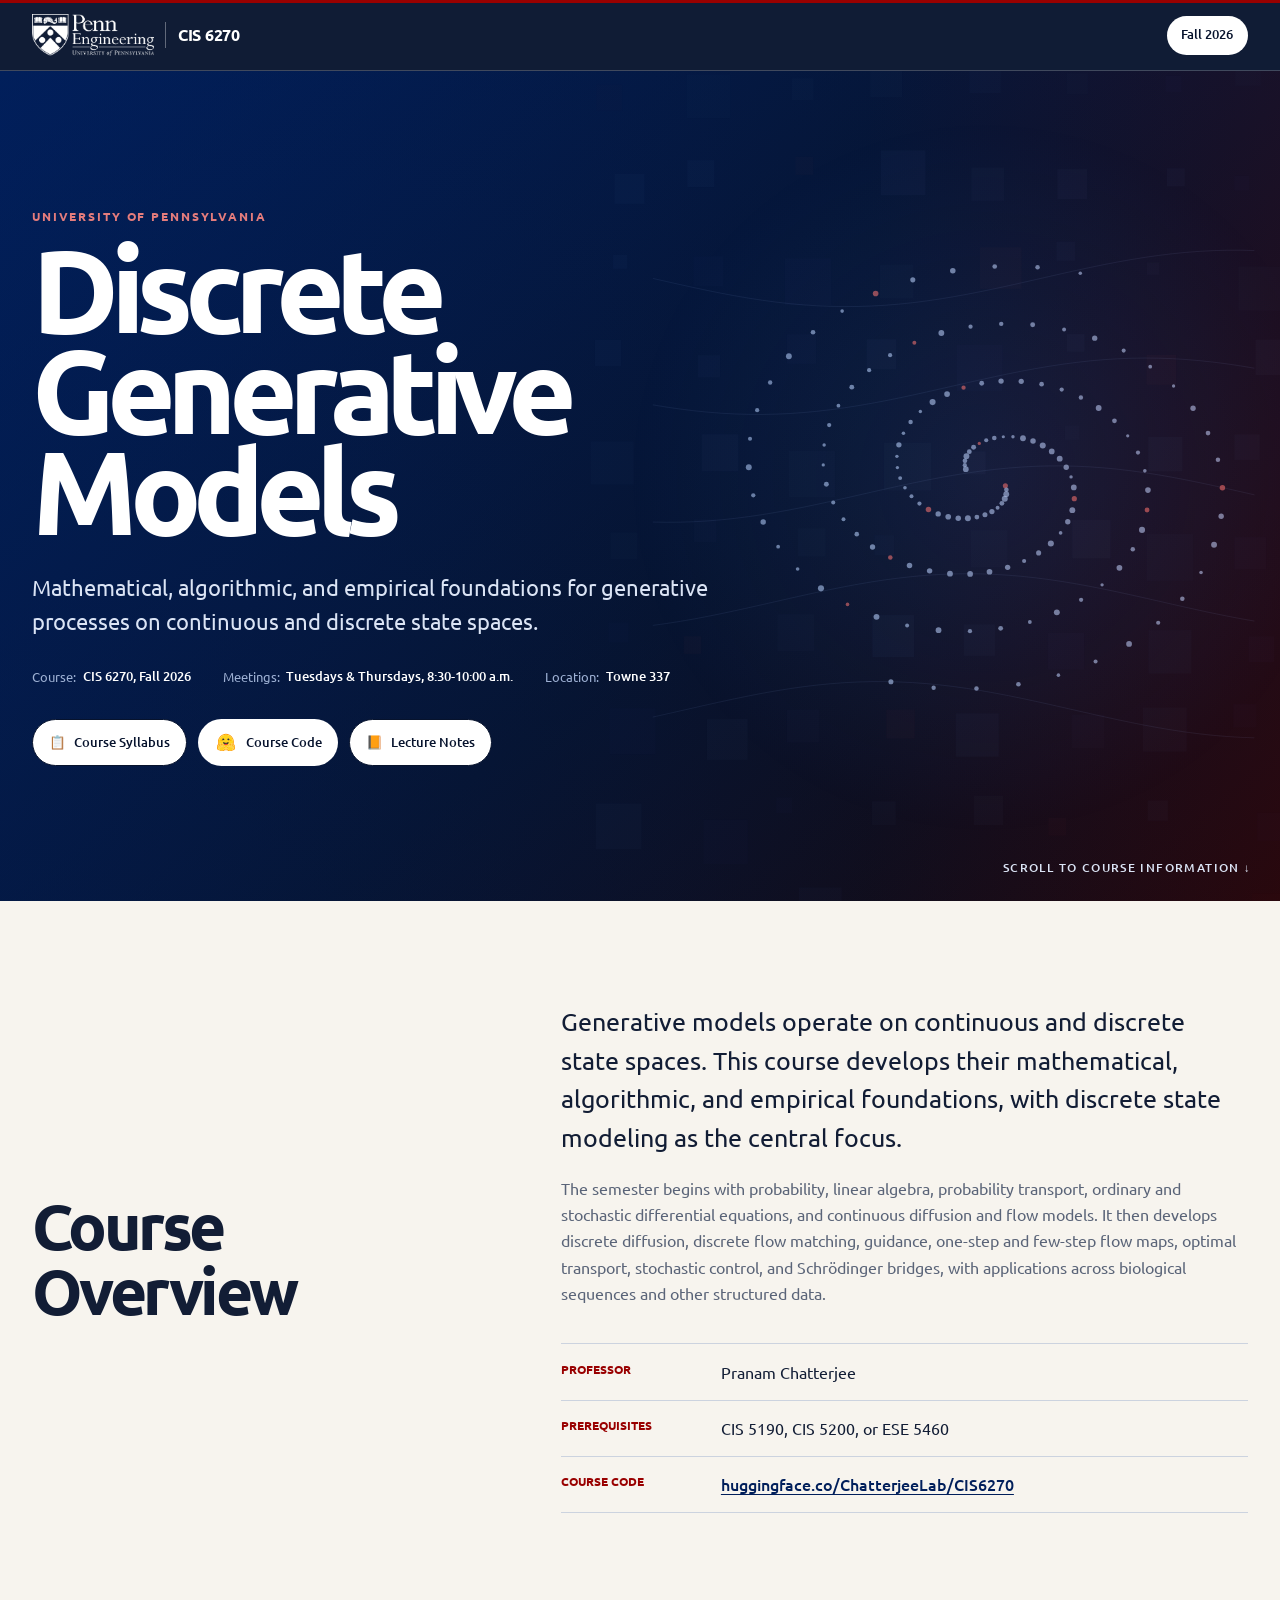
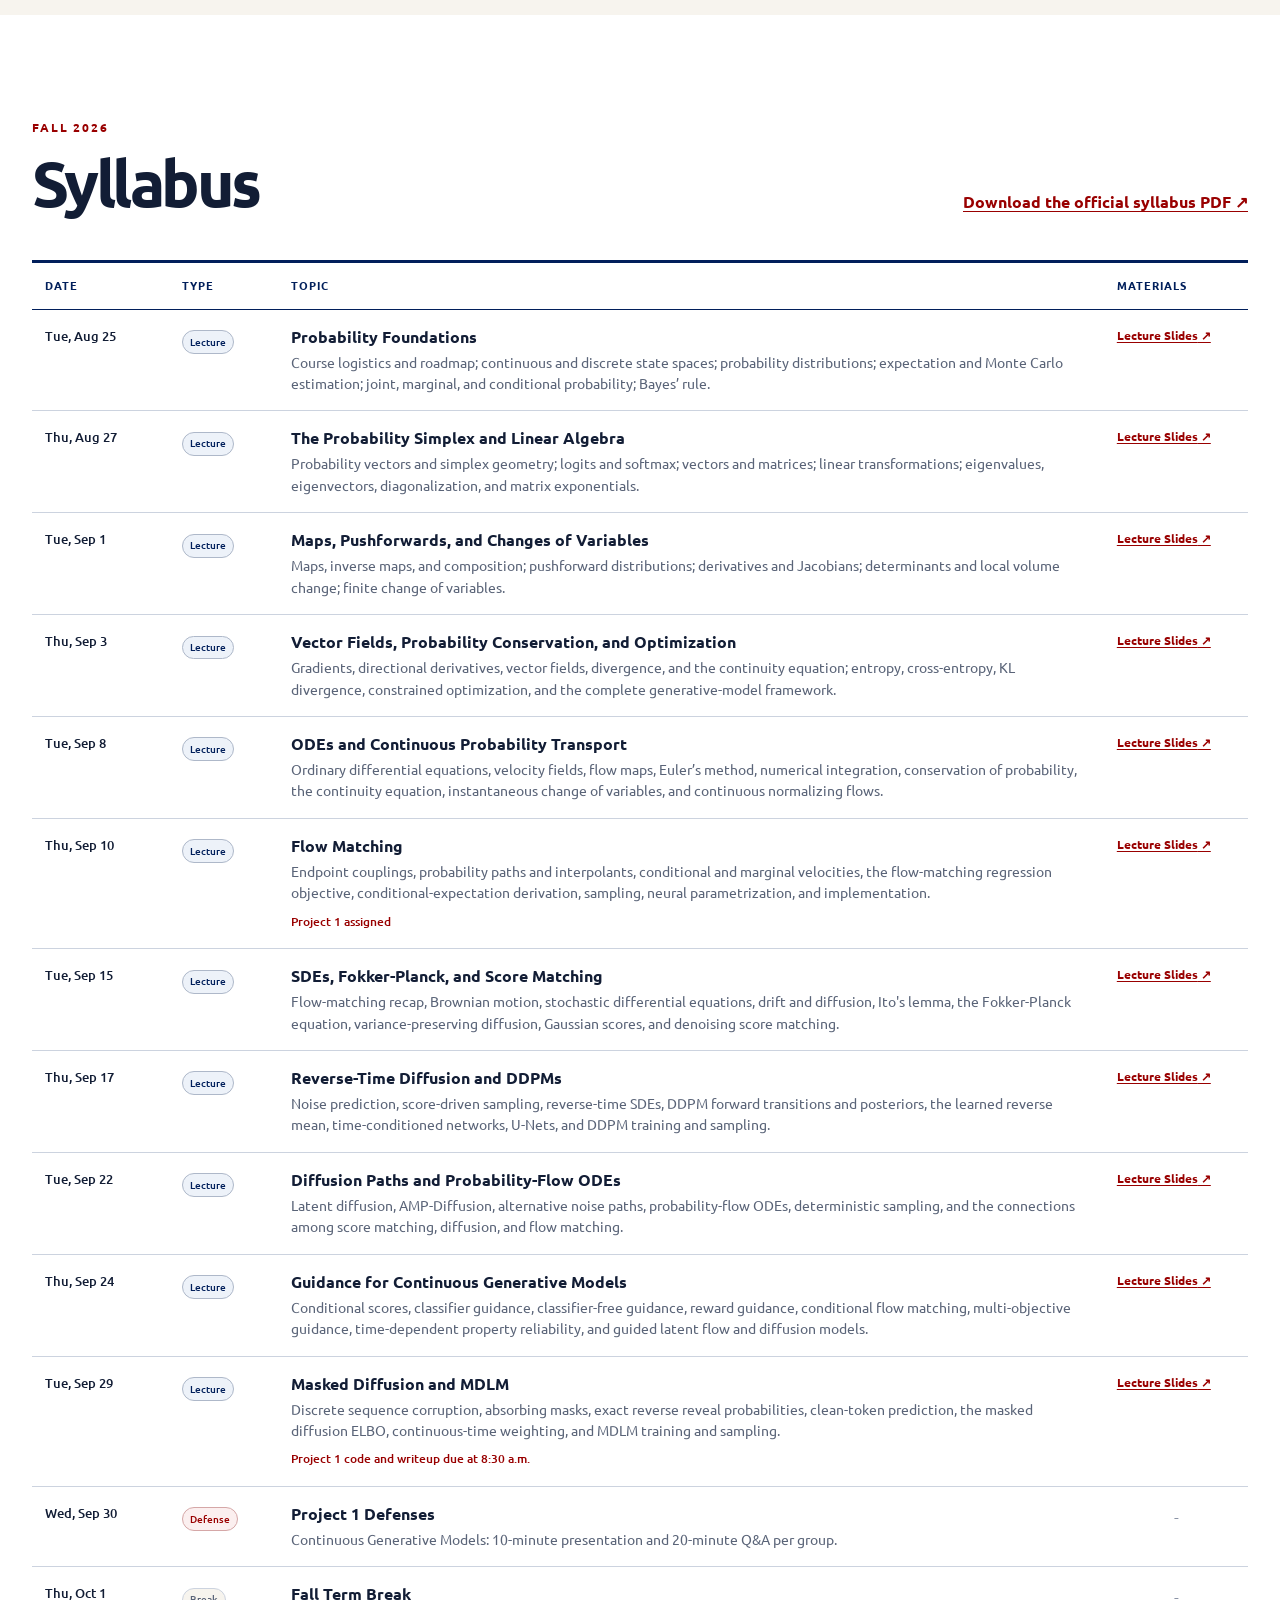
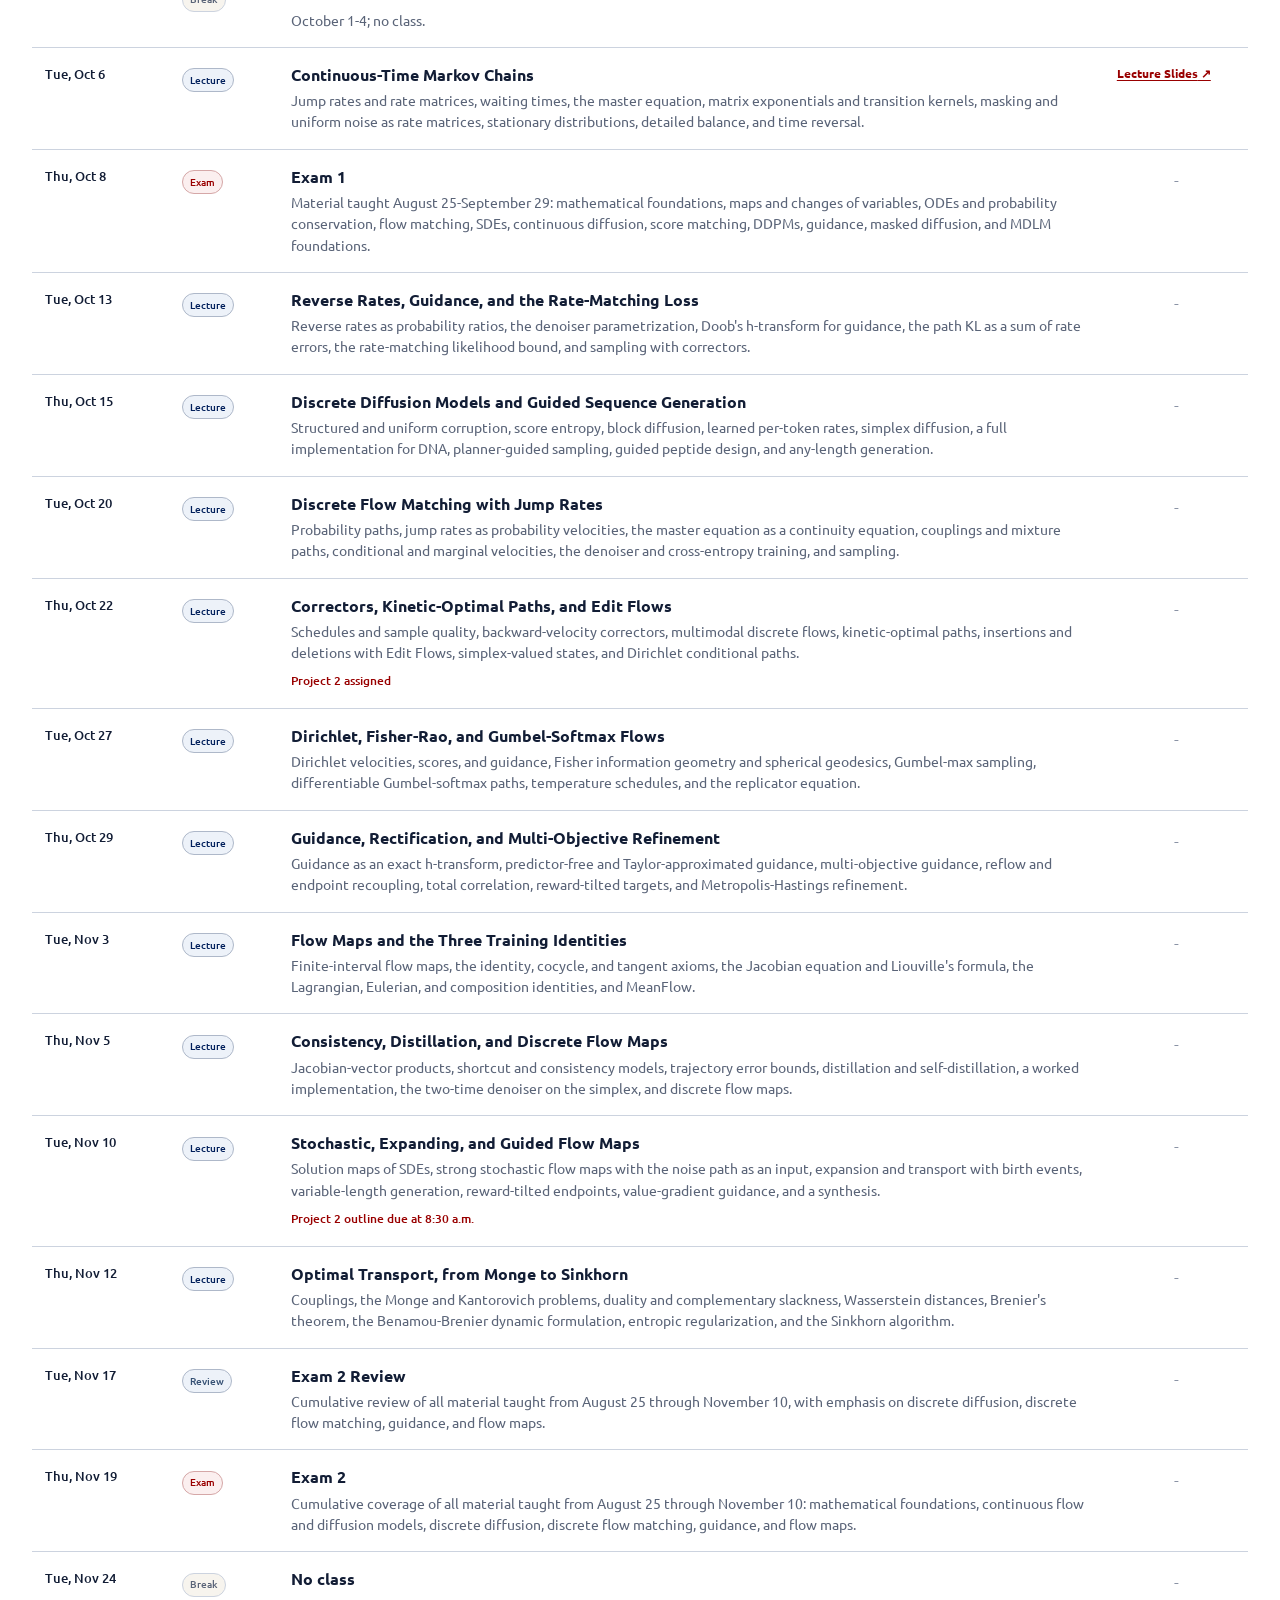
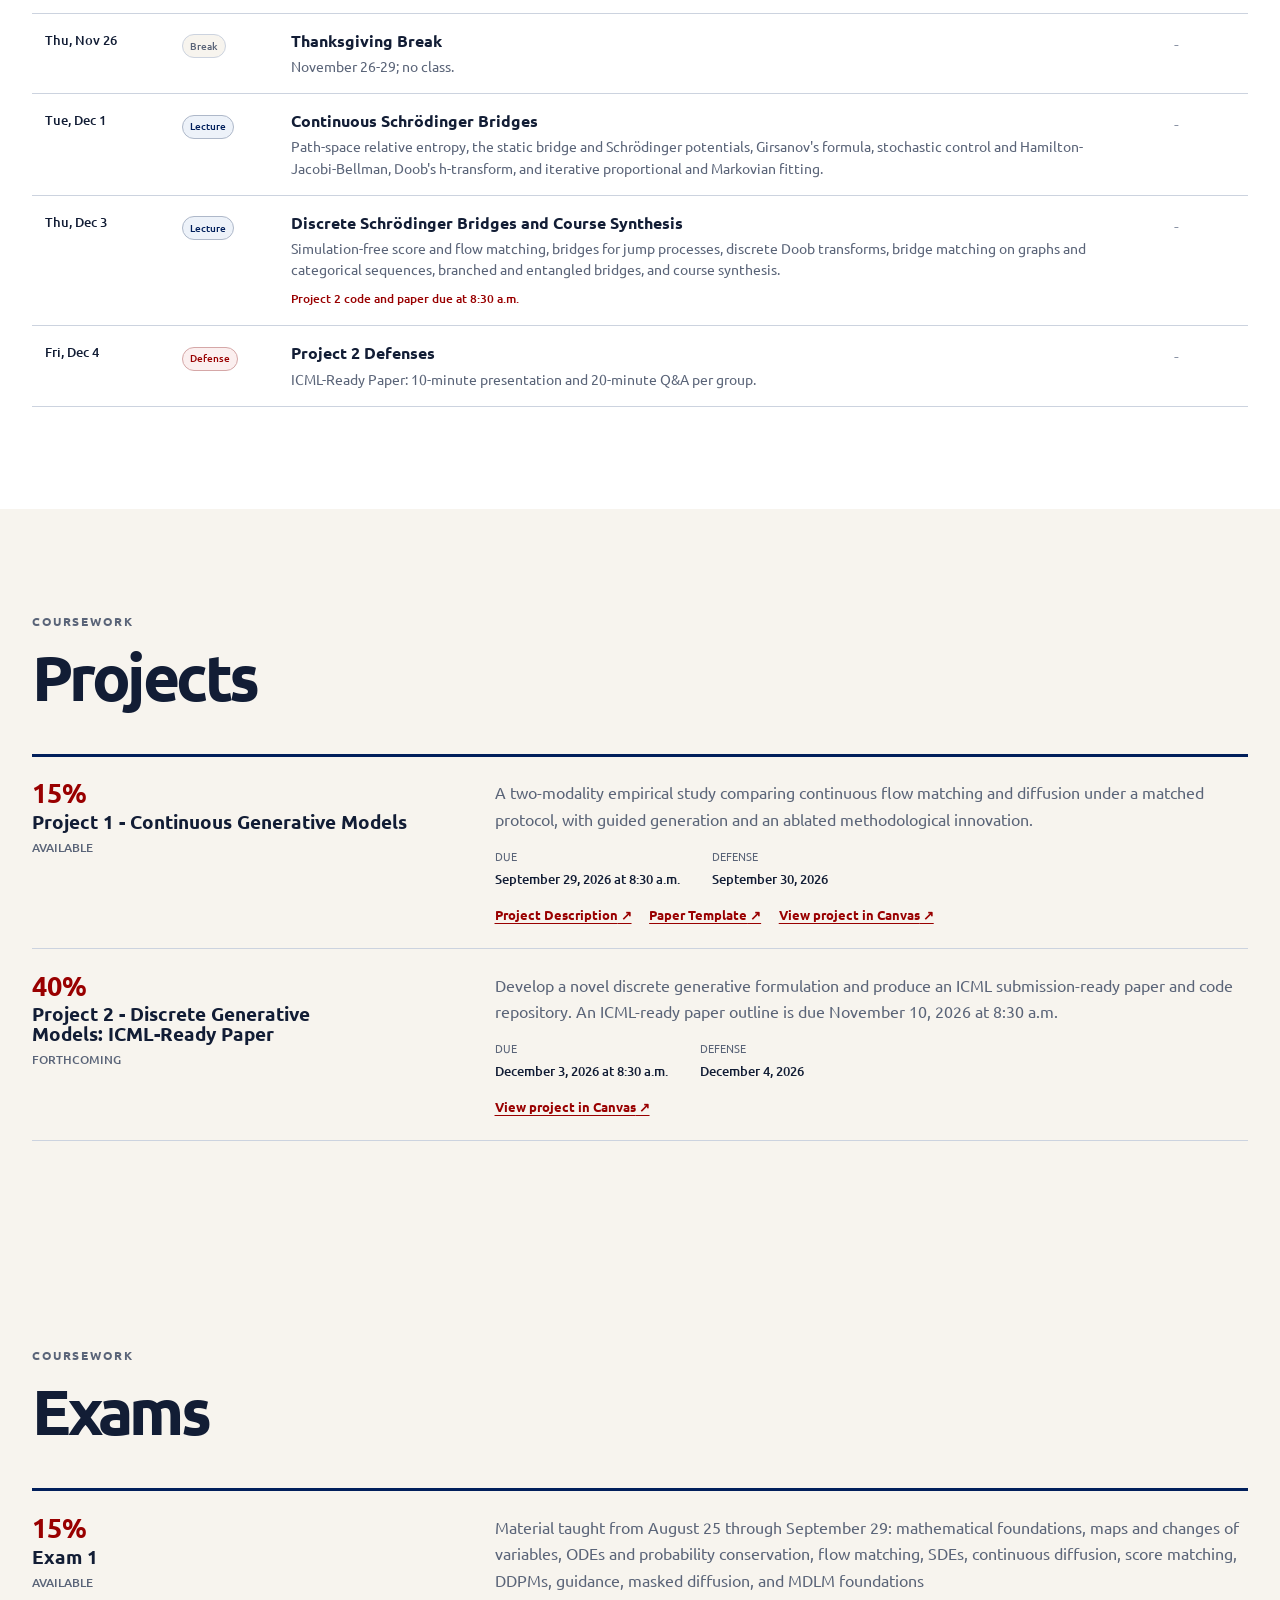
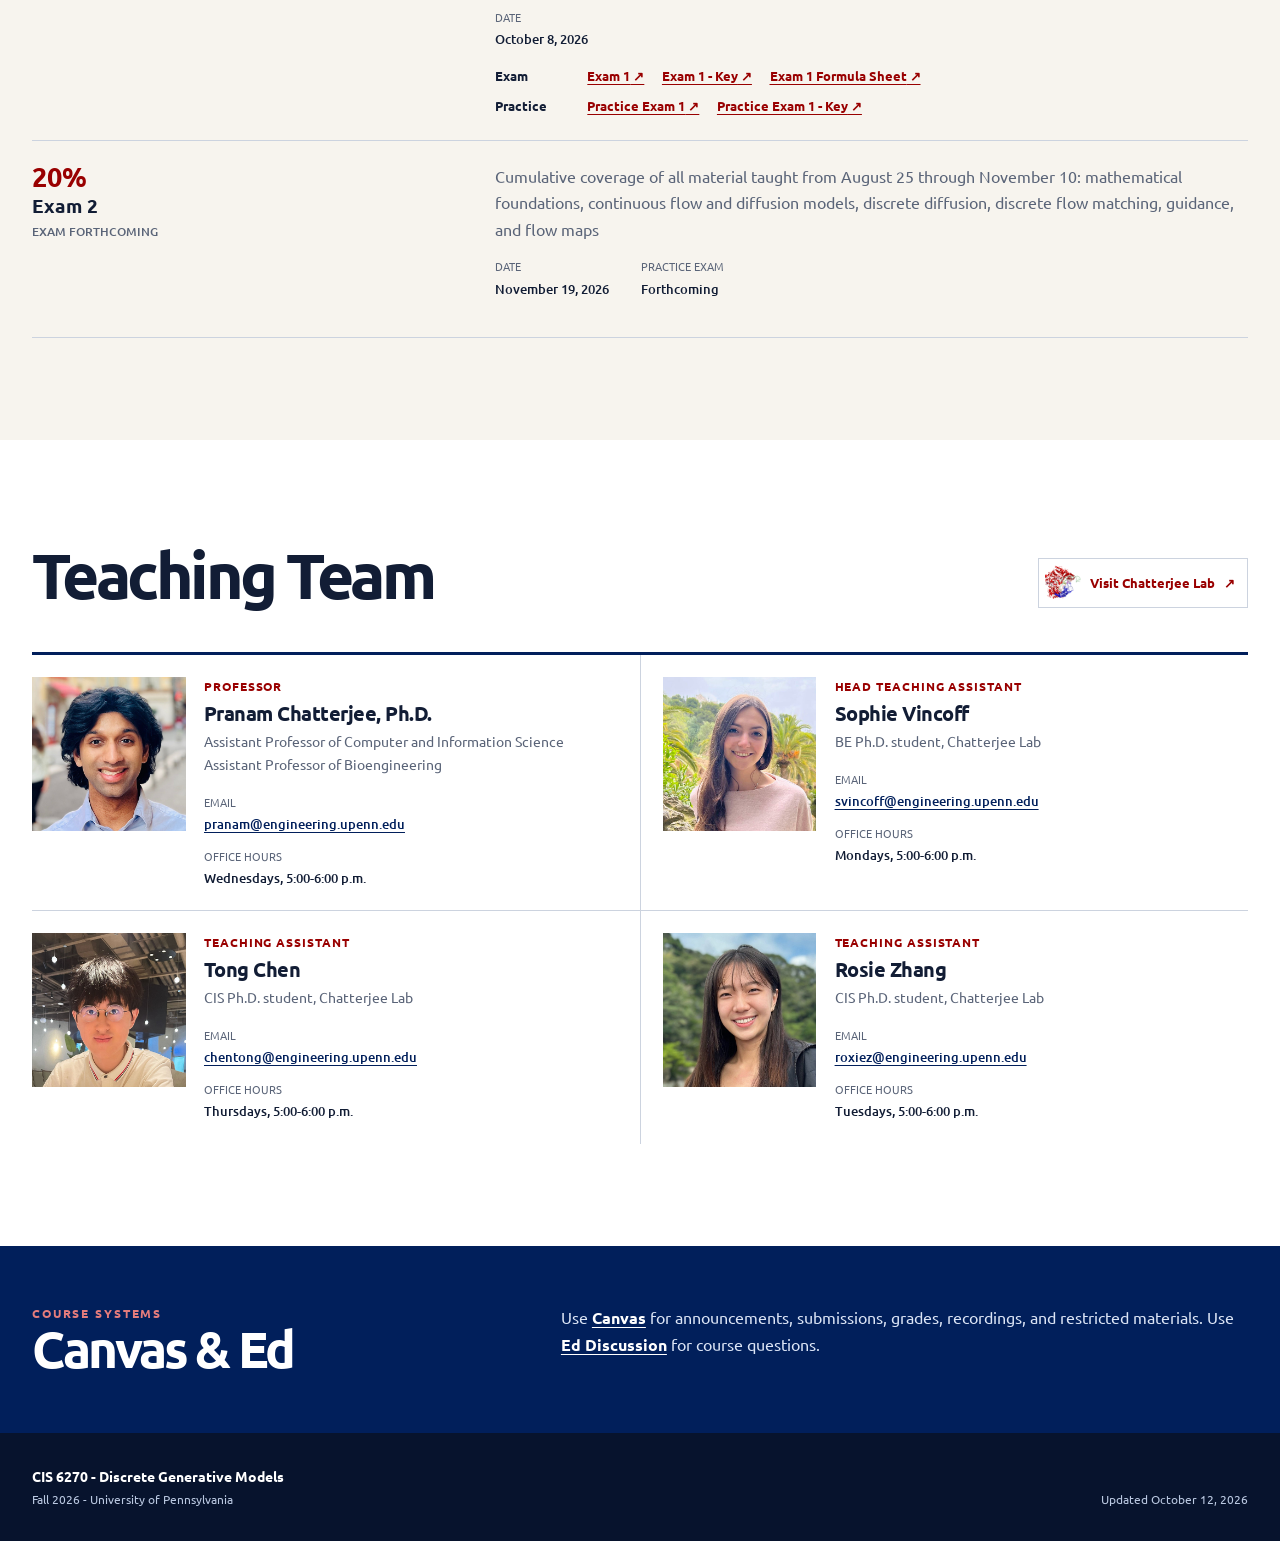
<file: index.html>
<!doctype html>
<html lang="en">
<head>
  <meta charset="utf-8">
  <meta name="viewport" content="width=device-width, initial-scale=1">
  <meta name="description" content="CIS 6270: Discrete Generative Models at the University of Pennsylvania, Fall 2026.">
  <title>CIS 6270 - Discrete Generative Models</title>
  <link rel="canonical" href="https://cis6270.github.io/">
  <meta property="og:type" content="website">
  <meta property="og:site_name" content="CIS 6270">
  <meta property="og:url" content="https://cis6270.github.io/">
  <meta property="og:title" content="CIS 6270: Discrete Generative Models">
  <meta property="og:description" content="A math-first course at Penn on continuous and discrete generative models, with derivations, code, worked examples, and current research. Fall 2026 with Pranam Chatterjee.">
  <meta property="og:image" content="https://cis6270.github.io/assets/images/cis6270-social-card.png">
  <meta property="og:image:type" content="image/png">
  <meta property="og:image:width" content="1200">
  <meta property="og:image:height" content="600">
  <meta property="og:image:alt" content="CIS 6270: Discrete Generative Models. University of Pennsylvania, Fall 2026. Pranam Chatterjee. Blue and red particle paths converge into a grid on a navy background.">
  <meta name="twitter:card" content="summary_large_image">
  <meta name="twitter:title" content="CIS 6270: Discrete Generative Models">
  <meta name="twitter:description" content="A math-first course at Penn on continuous and discrete generative models, with derivations, code, worked examples, and current research. Fall 2026 with Pranam Chatterjee.">
  <meta name="twitter:image" content="https://cis6270.github.io/assets/images/cis6270-social-card.png">
  <meta name="twitter:image:alt" content="CIS 6270: Discrete Generative Models. University of Pennsylvania, Fall 2026. Pranam Chatterjee. Blue and red particle paths converge into a grid on a navy background.">
  <link rel="icon" href="assets/favicon.svg" type="image/svg+xml">
  <link rel="preconnect" href="https://fonts.googleapis.com">
  <link rel="preconnect" href="https://fonts.gstatic.com" crossorigin>
  <link href="https://fonts.googleapis.com/css2?family=Ubuntu:wght@400;500;700&amp;display=swap" rel="stylesheet">
  <link rel="stylesheet" href="assets/css/styles.css?v=20261012-1">
  <script src="assets/js/course-data.js?v=20261012-3" defer></script>
  <script src="assets/js/site.js?v=20261012-2" defer></script>
</head>
<body data-page="fall-2026">
  <a class="skip-link" href="#main">Skip to main content</a>

  <header class="site-header">
    <div class="header-inner">
      <a class="wordmark" href="#top" aria-label="CIS 6270 home">
        <img class="penn-engineering-logo" src="assets/penn-engineering-logo-white.png" alt="Penn Engineering">
        <span class="course-wordmark">CIS 6270</span>
      </a>
      <nav class="term-nav" aria-label="Course semesters">
        <a href="#top" aria-current="page">Fall 2026</a>
      </nav>
    </div>
  </header>

  <main id="main">
    <section class="hero" id="top" aria-labelledby="course-title">
      <canvas class="hero-animation" data-hero-animation aria-hidden="true"></canvas>
      <div class="hero-wash" aria-hidden="true"></div>
      <div class="container hero-content">
        <p class="eyebrow">University of Pennsylvania</p>
        <h1 id="course-title">Discrete<br>Generative<br>Models</h1>
        <p class="hero-lede">Mathematical, algorithmic, and empirical foundations for generative processes on continuous and discrete state spaces.</p>
        <dl class="hero-facts">
          <div><dt>Course</dt><dd>CIS 6270, Fall 2026</dd></div>
          <div><dt>Meetings</dt><dd>Tuesdays &amp; Thursdays, 8:30-10:00 a.m.</dd></div>
          <div><dt>Location</dt><dd>Towne 337</dd></div>
        </dl>
        <div class="hero-actions">
          <a class="button button-light hero-icon-button" href="assets/docs/cis6270-syllabus-fall-2026.pdf?v=20261012" target="_blank" rel="noopener noreferrer"><span aria-hidden="true">📋</span><span>Course Syllabus</span><span class="sr-only"> (opens in a new tab)</span></a>
          <a class="hf-button" href="https://huggingface.co/ChatterjeeLab/CIS6270" target="_blank" rel="noopener noreferrer">
            <img class="hf-logo" src="assets/hugging-face-logo.svg" alt="" aria-hidden="true">
            <span>Course Code</span>
            <span class="sr-only"> on Hugging Face (opens in a new tab)</span>
          </a>
          <a class="button button-light hero-icon-button" href="https://drive.google.com/file/d/1uQyRMlHZRlPBj9V4g5IV3xFfQvWfU6b8/view?usp=drive_link" target="_blank" rel="noopener noreferrer"><span aria-hidden="true">📙</span><span>Lecture Notes</span><span class="sr-only"> (opens in a new tab)</span></a>
        </div>
      </div>
      <a class="scroll-cue" href="#overview">Scroll to course information <span aria-hidden="true">↓</span></a>
    </section>

    <section class="section section-paper" id="overview" aria-labelledby="overview-heading">
      <div class="container content-grid">
        <div class="section-intro">
          <h2 id="overview-heading">Course Overview</h2>
        </div>
        <div class="prose">
          <p class="lead">Generative models operate on continuous and discrete state spaces. This course develops their mathematical, algorithmic, and empirical foundations, with discrete state modeling as the central focus.</p>
          <p>The semester begins with probability, linear algebra, probability transport, ordinary and stochastic differential equations, and continuous diffusion and flow models. It then develops discrete diffusion, discrete flow matching, guidance, one-step and few-step flow maps, optimal transport, stochastic control, and Schrödinger bridges, with applications across biological sequences and other structured data.</p>
          <dl class="fact-list">
            <div><dt>Professor</dt><dd>Pranam Chatterjee</dd></div>
            <div><dt>Prerequisites</dt><dd>CIS 5190, CIS 5200, or ESE 5460</dd></div>
            <div><dt>Course Code</dt><dd><a href="https://huggingface.co/ChatterjeeLab/CIS6270" target="_blank" rel="noopener noreferrer">huggingface.co/ChatterjeeLab/CIS6270<span class="sr-only"> (opens in a new tab)</span></a></dd></div>
          </dl>
        </div>
      </div>
    </section>

    <section class="section section-white" id="syllabus" aria-labelledby="syllabus-heading">
      <div class="container">
        <div class="section-heading">
          <div>
            <p class="eyebrow">Fall 2026</p>
            <h2 id="syllabus-heading">Syllabus</h2>
          </div>
          <div class="syllabus-download">
            <a class="text-link" href="assets/docs/cis6270-syllabus-fall-2026.pdf?v=20261012" target="_blank" rel="noopener noreferrer">Download the official syllabus PDF<span aria-hidden="true"> ↗</span><span class="sr-only"> (opens in a new tab)</span></a>
          </div>
        </div>

        <div class="table-shell">
          <table class="schedule-table">
            <caption class="sr-only">Fall 2026 class meetings, milestones, exams, breaks, lecture notes, and code</caption>
            <thead><tr><th scope="col">Date</th><th scope="col">Type</th><th scope="col">Topic</th><th scope="col">Materials</th></tr></thead>
            <tbody data-schedule-body><tr><td colspan="4">Loading syllabus…</td></tr></tbody>
          </table>
        </div>
      </div>
    </section>

    <section class="section section-paper" id="projects" aria-labelledby="projects-heading">
      <div class="container">
        <div class="section-heading compact-heading">
          <div><p class="eyebrow">Coursework</p><h2 id="projects-heading">Projects</h2></div>
        </div>
        <div class="project-list" data-project-list><p>Loading project information...</p></div>
      </div>
    </section>

    <section class="section section-paper" id="exams" aria-labelledby="exams-heading">
      <div class="container">
        <div class="section-heading compact-heading">
          <div><p class="eyebrow">Coursework</p><h2 id="exams-heading">Exams</h2></div>
        </div>
        <div class="project-list" data-exam-list><p>Loading exam information...</p></div>
      </div>
    </section>

    <section class="section section-white" id="staff" aria-labelledby="staff-heading">
      <div class="container">
        <div class="section-heading compact-heading">
          <div><h2 id="staff-heading">Teaching Team</h2></div>
          <a class="lab-link" href="https://www.chatterjeelab.com/" target="_blank" rel="noopener noreferrer">
            <img src="assets/chatterjee-lab-logo.png" alt="">
            <span>Visit Chatterjee Lab</span>
            <span aria-hidden="true">↗</span>
            <span class="sr-only"> (opens in a new tab)</span>
          </a>
        </div>
        <div class="staff-list" data-staff-list><p>Loading teaching-team information…</p></div>
      </div>
    </section>

    <section class="course-links" id="links" aria-labelledby="links-heading">
      <div class="container links-inner">
        <div><p class="eyebrow">Course systems</p><h2 id="links-heading">Canvas &amp; Ed</h2></div>
        <p>Use <a href="https://canvas.upenn.edu/courses/1948454" target="_blank" rel="noopener noreferrer">Canvas<span class="sr-only"> (opens in a new tab)</span></a> for announcements, submissions, grades, recordings, and restricted materials. Use <a href="https://edstem.org/us/courses/104834" target="_blank" rel="noopener noreferrer">Ed Discussion<span class="sr-only"> (opens in a new tab)</span></a> for course questions.</p>
      </div>
    </section>
  </main>

  <footer class="site-footer">
    <div class="container footer-inner">
      <p><strong>CIS 6270 - Discrete Generative Models</strong><br>Fall 2026 - University of Pennsylvania</p>
      <p>Updated October 12, 2026</p>
    </div>
  </footer>
</body>
</html>
</file>
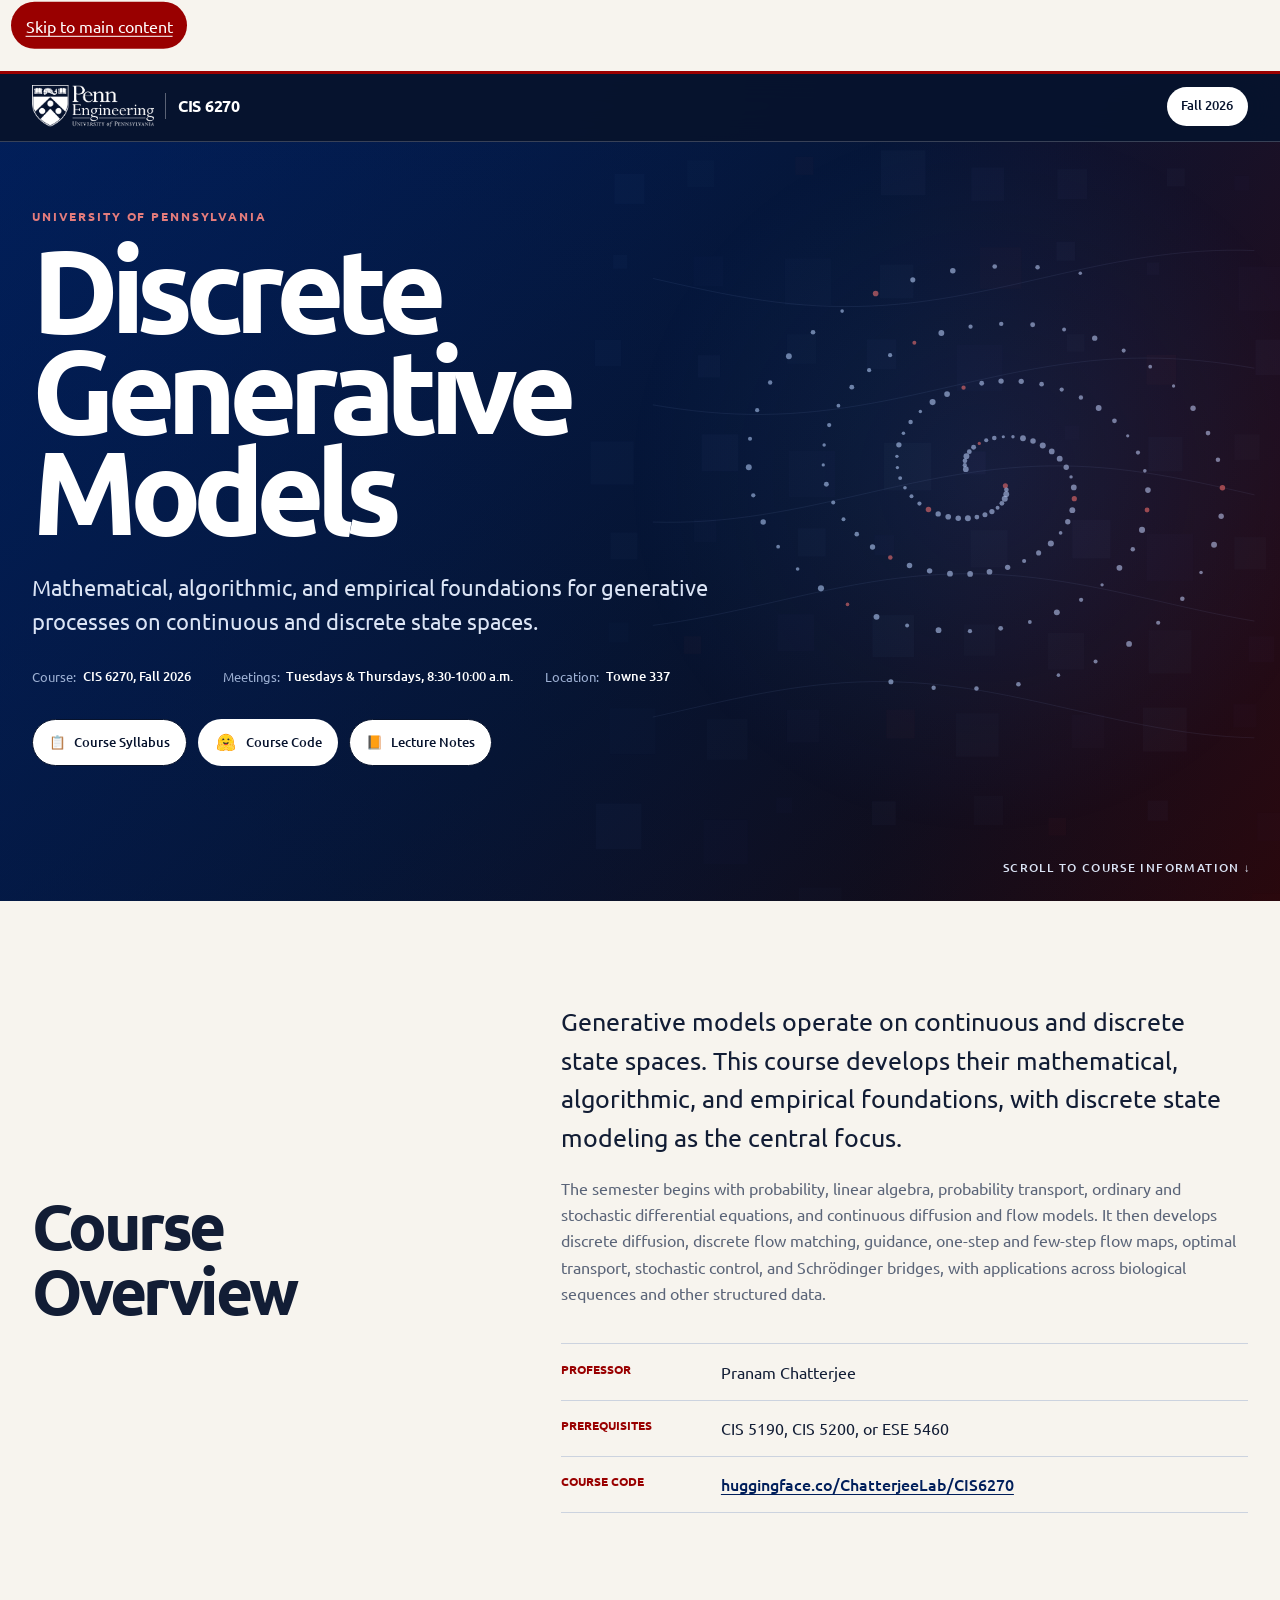
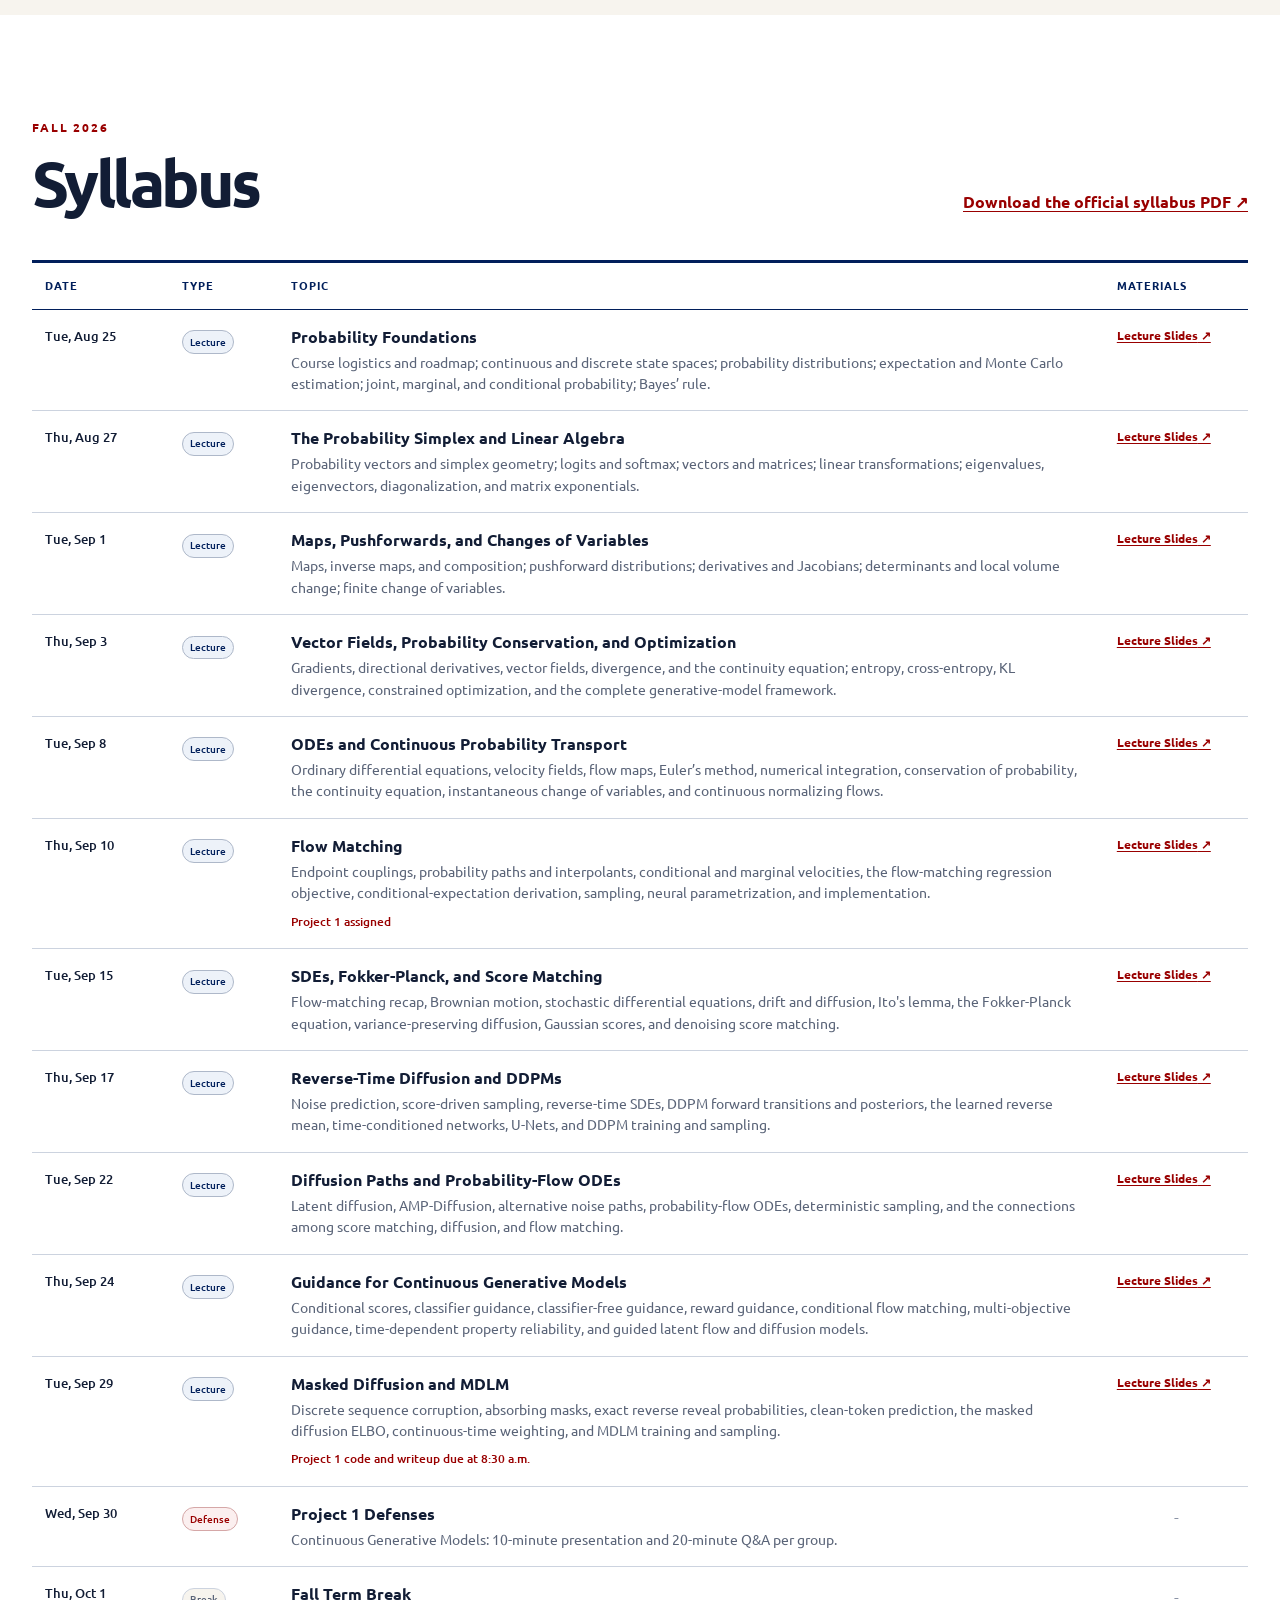
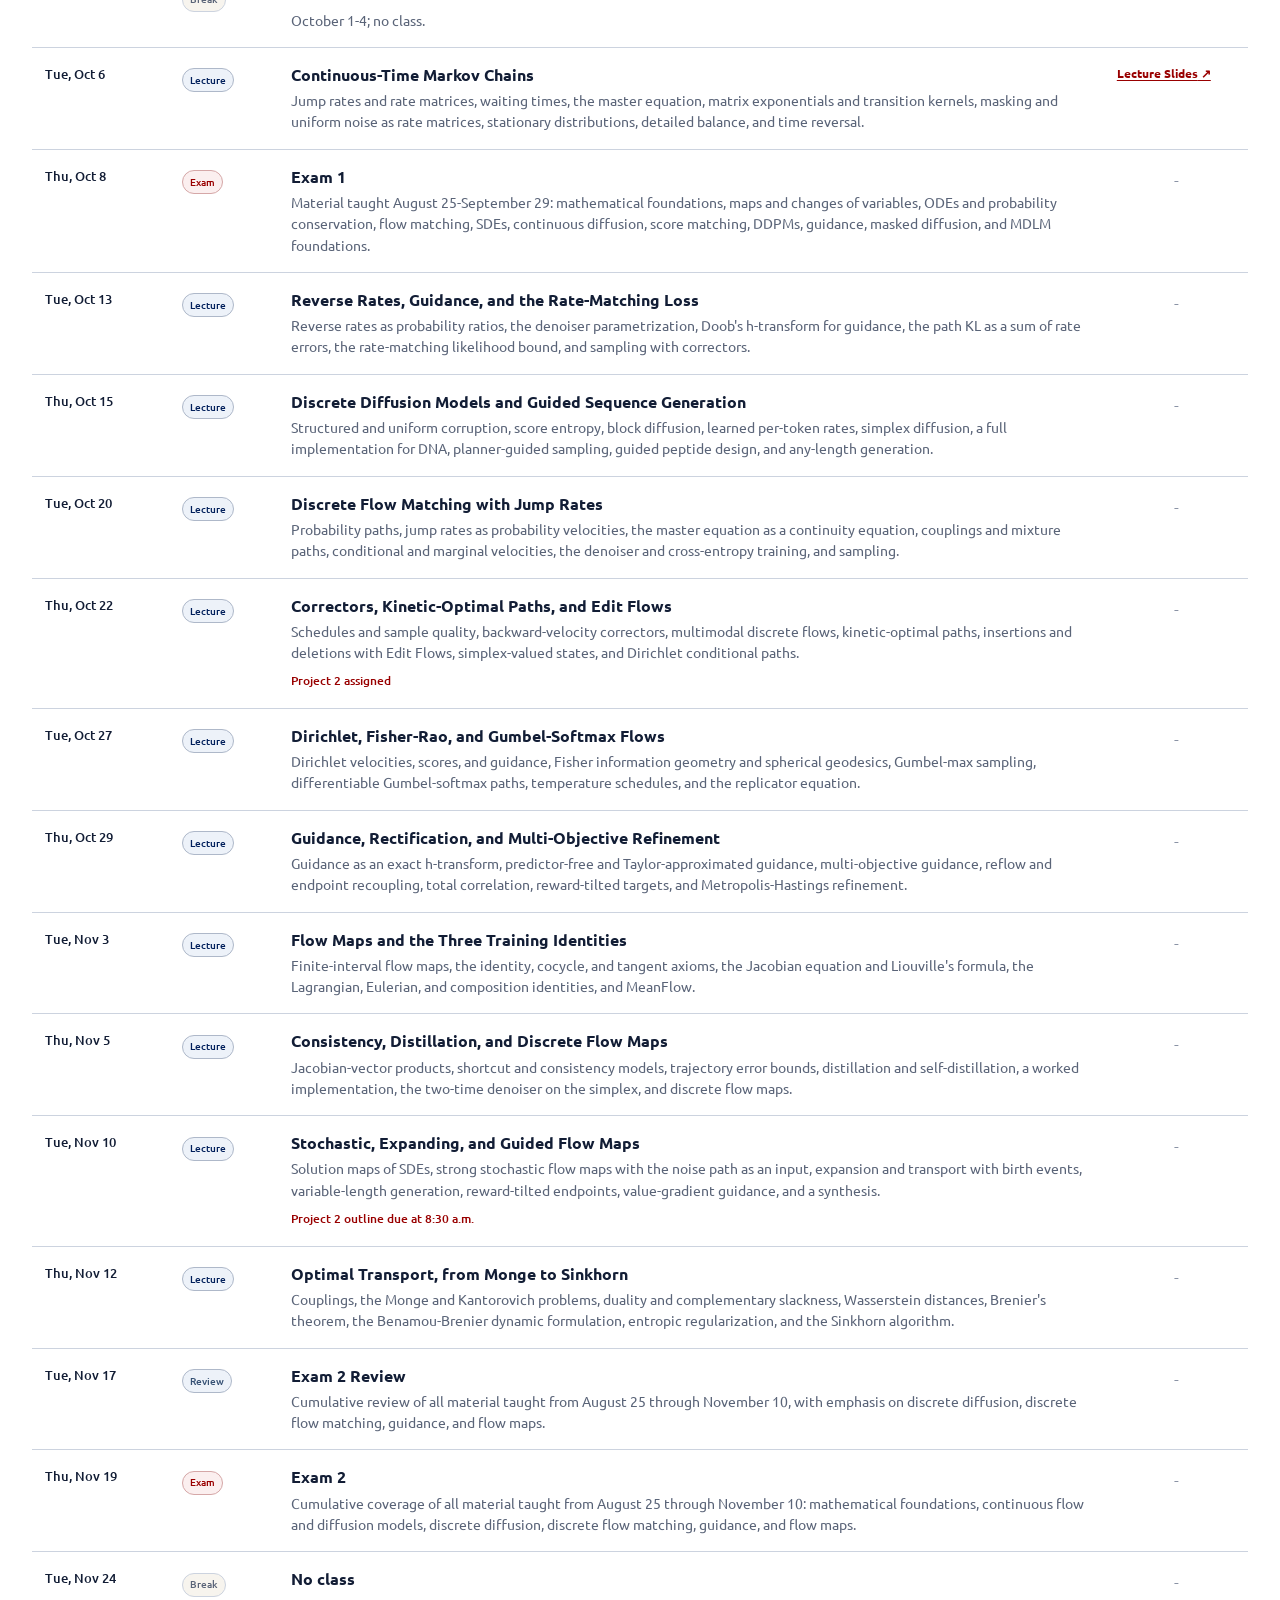
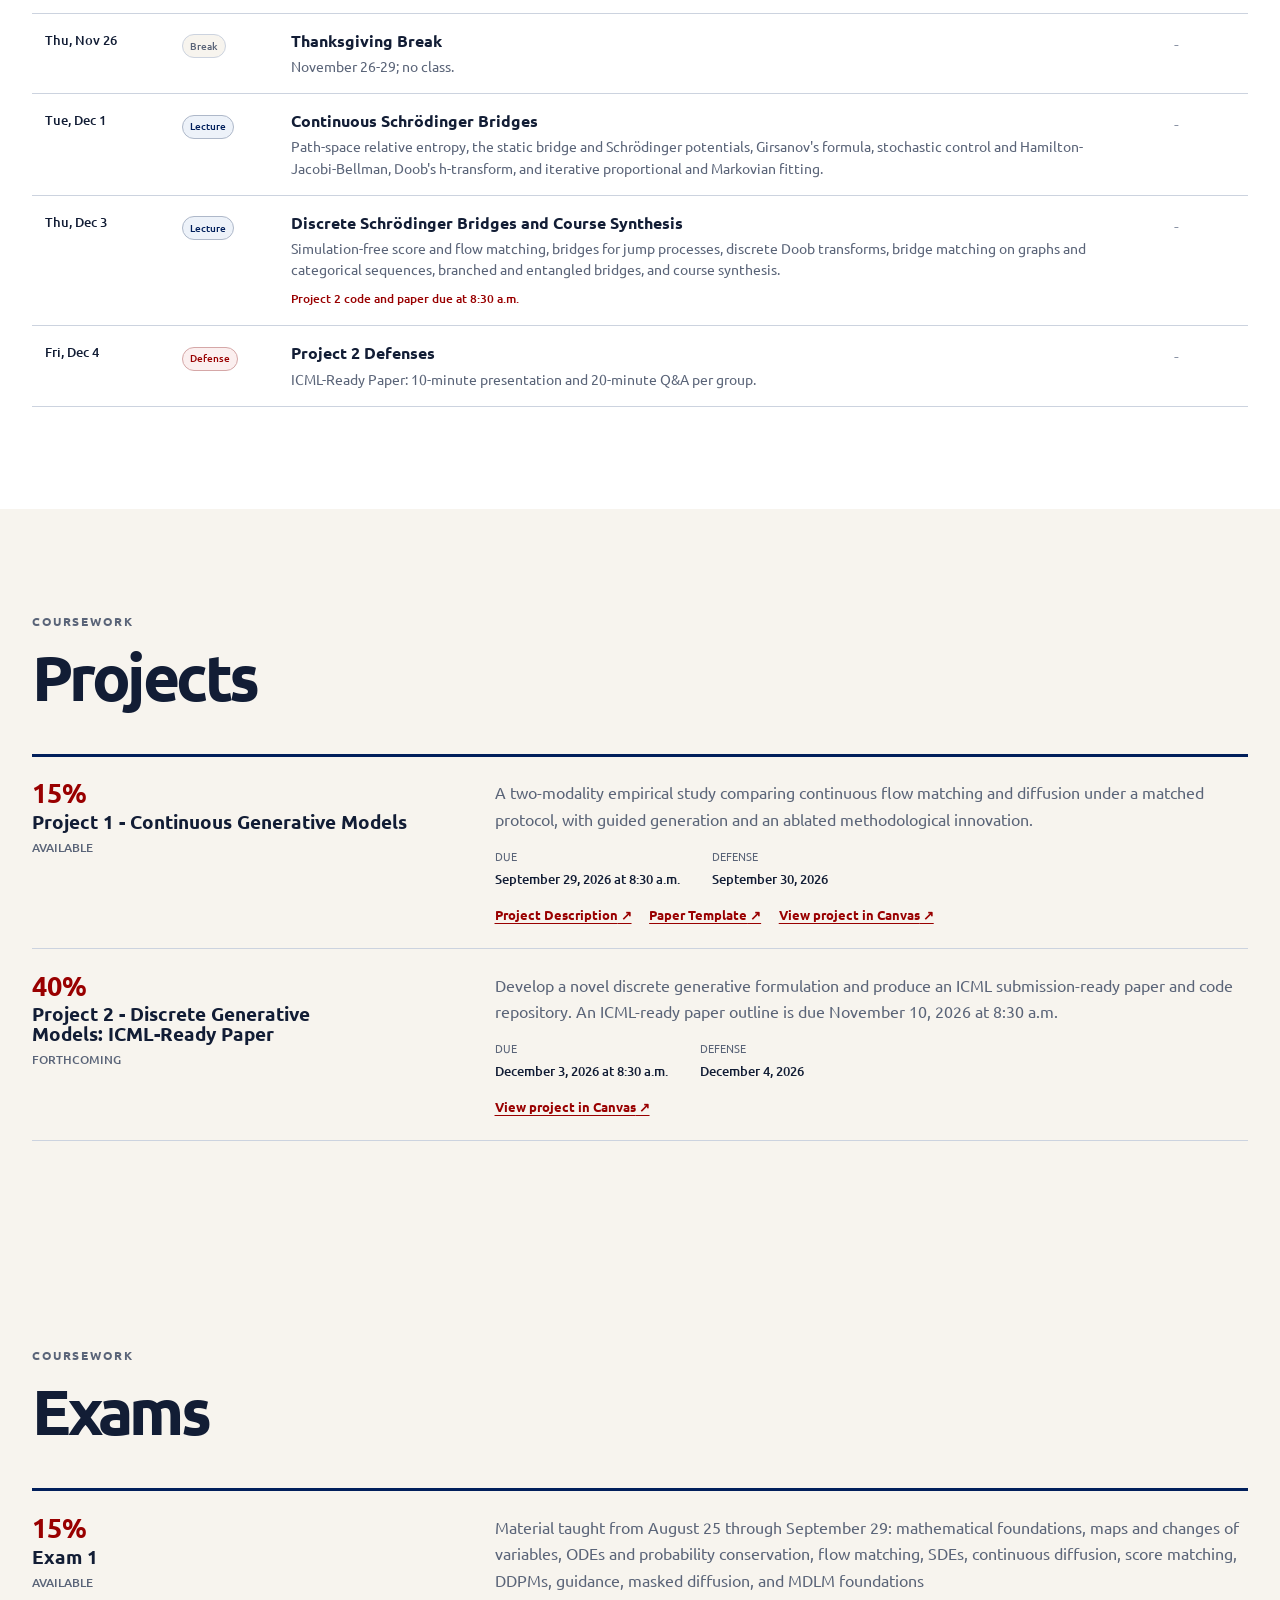
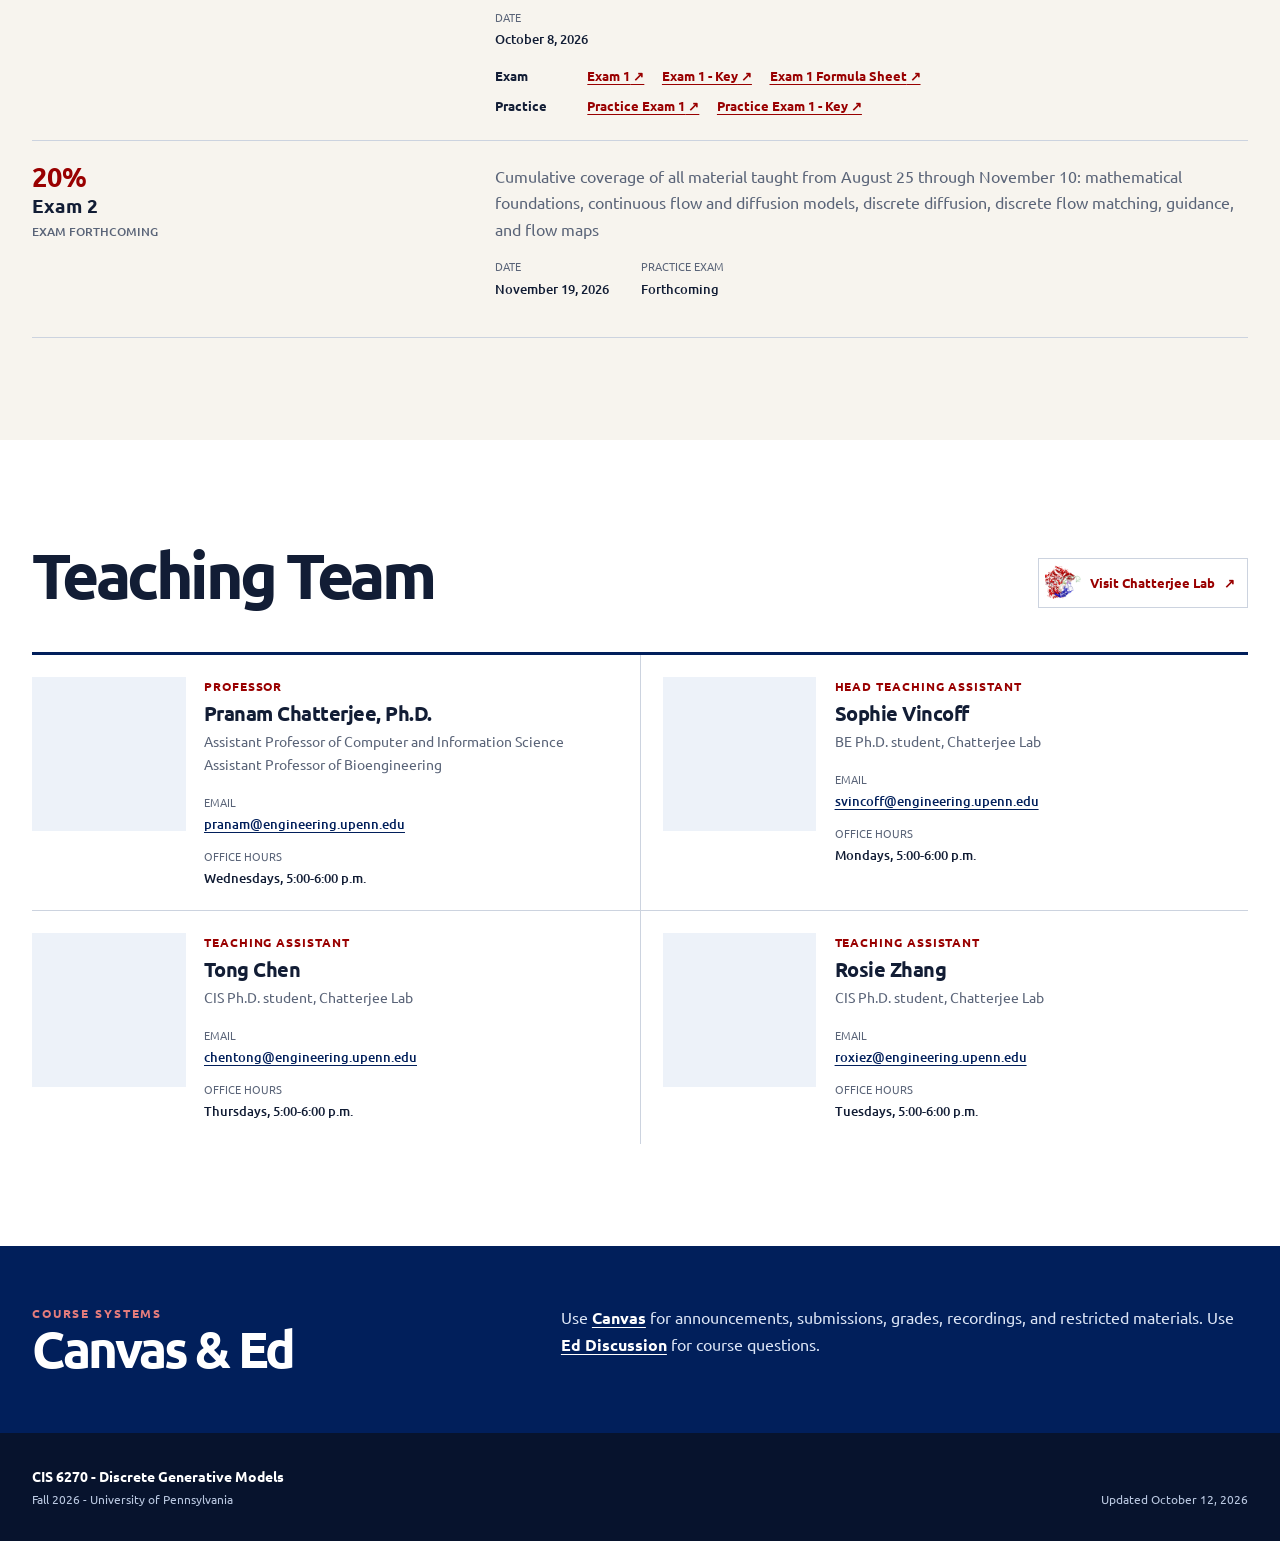
<file: archive.html>
<!doctype html>
<html lang="en">
<head>
  <meta charset="utf-8"><meta name="viewport" content="width=device-width, initial-scale=1">
  <meta http-equiv="refresh" content="0; url=index.html#top"><link rel="canonical" href="index.html#top">
  <meta name="description" content="Semester archive for CIS 6270: Discrete Generative Models.">
  <title>Semester Archive - CIS 6270</title>
  <link rel="icon" href="assets/favicon.svg" type="image/svg+xml">
  <link rel="preconnect" href="https://fonts.googleapis.com"><link rel="preconnect" href="https://fonts.gstatic.com" crossorigin>
  <link href="https://fonts.googleapis.com/css2?family=IBM+Plex+Mono:wght@400;500;600&amp;family=Space+Grotesk:wght@400;500;600;700&amp;display=swap" rel="stylesheet">
  <link rel="stylesheet" href="assets/css/styles.css"><script src="assets/js/course-data.js" defer></script><script src="assets/js/site.js" defer></script>
</head>
<body data-page="archive">
  <a class="skip-link" href="#main">Skip to main content</a>
  <header class="site-header"><div class="header-inner"><a class="wordmark" href="index.html" aria-label="CIS 6270 home"><span class="course-mark" aria-hidden="true">6270</span><span class="wordmark-text"><strong>CIS 6270</strong><span>Penn Engineering - CIS</span></span></a><button class="nav-toggle" type="button" data-nav-toggle aria-expanded="false" aria-controls="site-nav">Menu</button><nav class="site-nav" id="site-nav" data-site-nav aria-label="Primary navigation"><a href="index.html" data-nav-page="home">Home</a><a href="syllabus.html" data-nav-page="syllabus">Course Info</a><a href="schedule.html" data-nav-page="schedule">Syllabus</a><a href="assignments.html" data-nav-page="assignments">Assignments</a><a href="lectures.html" data-nav-page="lectures">Lectures</a><a href="staff.html" data-nav-page="staff">Staff</a><a href="resources.html" data-nav-page="resources">Resources</a><a class="nav-primary" href="https://canvas.upenn.edu/courses/1948454" target="_blank" rel="noopener noreferrer">Canvas<span class="sr-only"> (opens in a new tab)</span></a></nav></div></header>
  <main id="main">
    <section class="page-hero"><div class="container"><p class="eyebrow">Past offerings</p><h1>Semester archive</h1><p>Stable snapshots of prior offerings will be preserved here as the course evolves.</p></div></section>
    <section class="content-section"><div class="container narrow prose"><h2>Fall 2026</h2><p>This is the current offering of CIS 6270. At the end of the semester, its public materials will be copied into a dated archive before the main site is prepared for the next offering.</p><a class="button button-primary" href="index.html">View current course</a><h2>Archive policy</h2><p>Public syllabi, schedules, assignment summaries, and approved lecture materials will remain available. Canvas-only files, recordings, submissions, student information, and other restricted resources will not be copied into the public archive.</p></div></section>
  </main>
  <footer class="site-footer"><div class="container footer-grid"><div><strong>CIS 6270 - Discrete Generative Models</strong><p>Fall 2026 - University of Pennsylvania. Canvas is the source of truth for announcements, submissions, grades, and restricted course materials.</p></div><p>Updated September 14, 2026</p></div></footer>
</body>
</html>
</file>
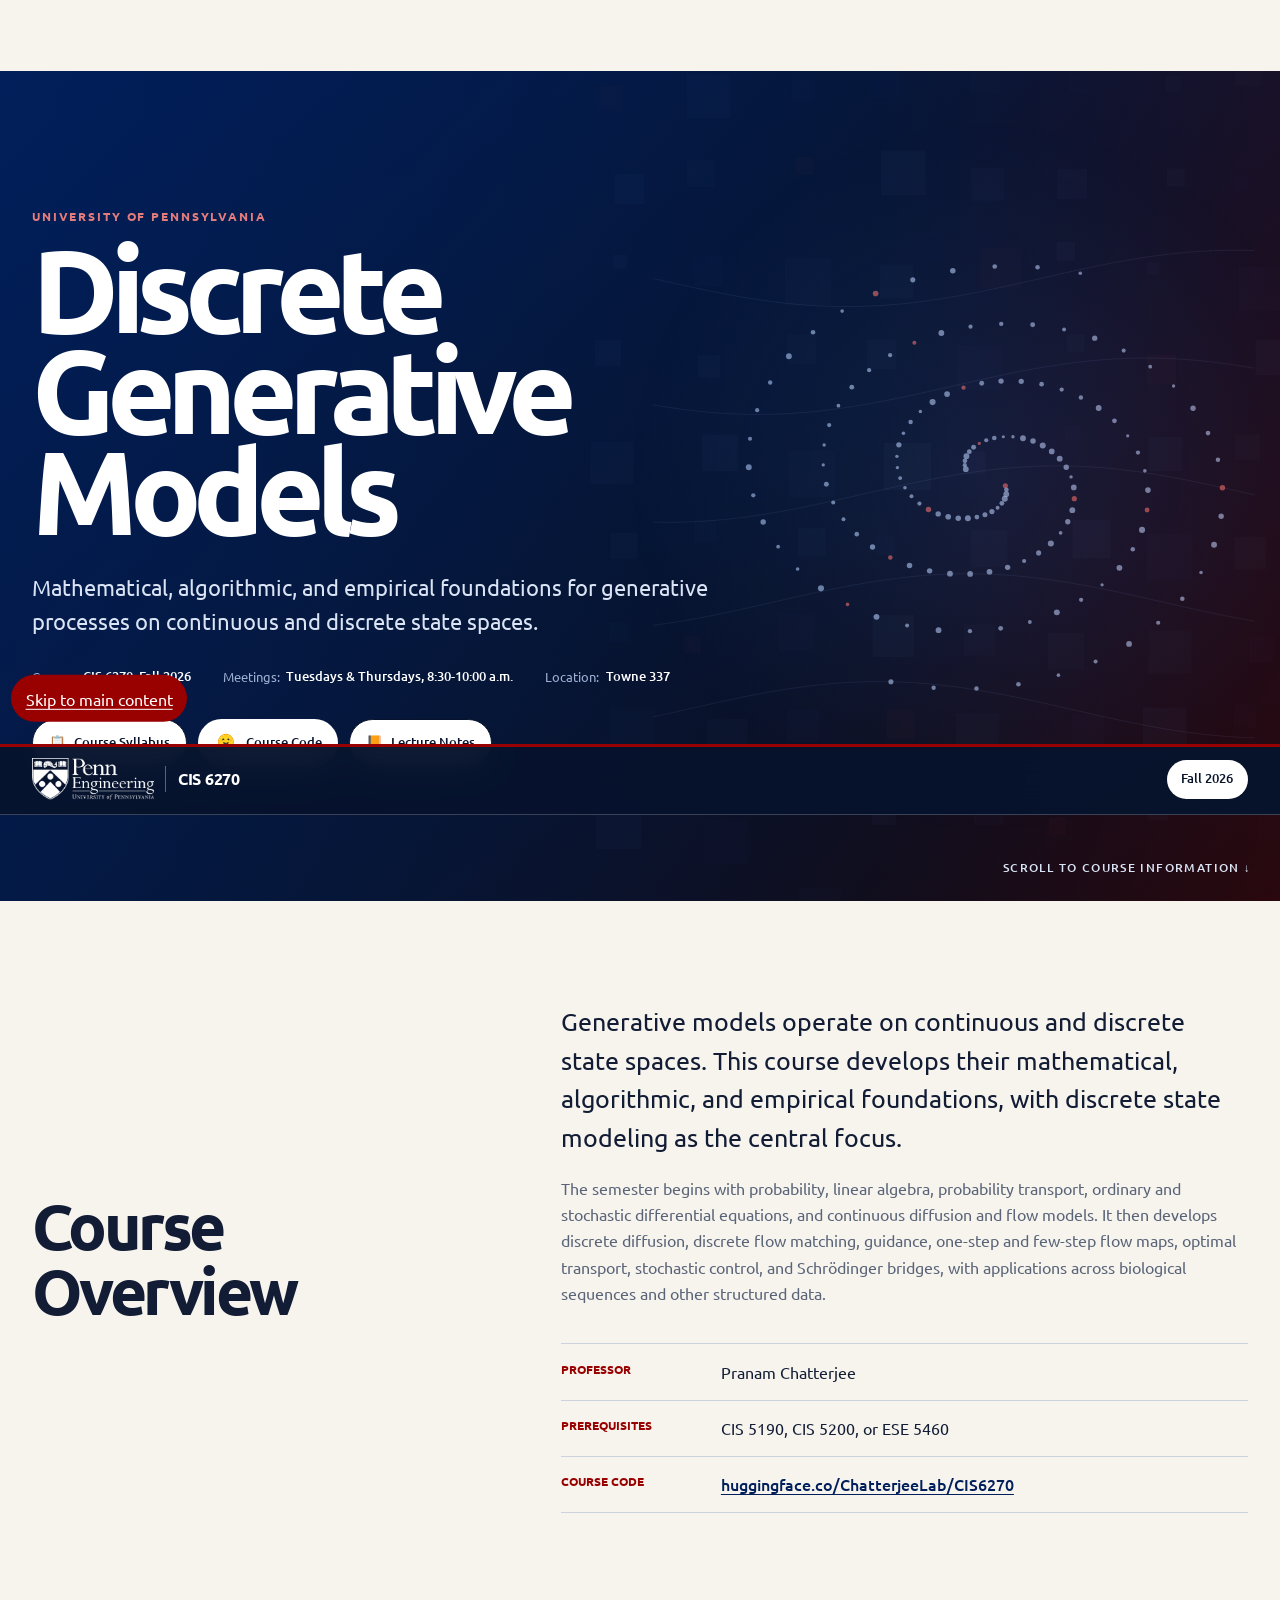
<file: assignments.html>
<!doctype html>
<html lang="en">
<head>
  <meta charset="utf-8"><meta name="viewport" content="width=device-width, initial-scale=1">
  <meta http-equiv="refresh" content="0; url=index.html#projects"><link rel="canonical" href="index.html#projects">
  <meta name="description" content="Projects and exams for CIS 6270: Discrete Generative Models.">
  <title>Assignments - CIS 6270</title>
  <link rel="icon" href="assets/favicon.svg" type="image/svg+xml">
  <link rel="preconnect" href="https://fonts.googleapis.com"><link rel="preconnect" href="https://fonts.gstatic.com" crossorigin>
  <link href="https://fonts.googleapis.com/css2?family=IBM+Plex+Mono:wght@400;500;600&amp;family=Space+Grotesk:wght@400;500;600;700&amp;display=swap" rel="stylesheet">
  <link rel="stylesheet" href="assets/css/styles.css"><script src="assets/js/course-data.js" defer></script><script src="assets/js/site.js" defer></script>
</head>
<body data-page="assignments">
  <a class="skip-link" href="#main">Skip to main content</a>
  <header class="site-header"><div class="header-inner"><a class="wordmark" href="index.html" aria-label="CIS 6270 home"><span class="course-mark" aria-hidden="true">6270</span><span class="wordmark-text"><strong>CIS 6270</strong><span>Penn Engineering - CIS</span></span></a><button class="nav-toggle" type="button" data-nav-toggle aria-expanded="false" aria-controls="site-nav">Menu</button><nav class="site-nav" id="site-nav" data-site-nav aria-label="Primary navigation"><a href="index.html" data-nav-page="home">Home</a><a href="syllabus.html" data-nav-page="syllabus">Course Info</a><a href="schedule.html" data-nav-page="schedule">Syllabus</a><a href="assignments.html" data-nav-page="assignments">Assignments</a><a href="lectures.html" data-nav-page="lectures">Lectures</a><a href="staff.html" data-nav-page="staff">Staff</a><a href="resources.html" data-nav-page="resources">Resources</a><a class="nav-primary" href="https://canvas.upenn.edu/courses/1948454" target="_blank" rel="noopener noreferrer">Canvas<span class="sr-only"> (opens in a new tab)</span></a></nav></div></header>
  <main id="main">
    <section class="page-hero"><div class="container"><p class="eyebrow">Projects &amp; assessments</p><h1>Build, analyze, defend.</h1><p>Three group projects progress from a two-modality continuous-model study to a discrete-model workshop paper and an ICML-ready contribution. Official instructions and submissions live in Canvas.</p></div></section>
    <section class="content-section"><div class="container"><div class="notice"><strong>Submission policy:</strong> Code and writeups are due at 8:30 a.m. on the listed date. Each project concludes with a 30-minute defense: a 10-minute presentation followed by 20 minutes of questions.</div><div class="assignment-list" data-assignment-list><p>Loading projects...</p></div><div class="prose narrow"><h2>Written exams</h2><p>Two closed-book written exams, worth 15% each, assess mathematical reasoning, derivations, stochastic-process analysis, and algorithm design. Students may use one reference sheet.</p><ul><li><strong>Exam 1 - Thursday, October 8:</strong> material taught August 25 through September 29.</li><li><strong>Exam 2 - Thursday, November 19:</strong> cumulative material taught August 25 through November 12.</li></ul><h2>Practice problems</h2><p>There are no graded problem sets. Practice problems with complete solutions will be released during the semester to support exam preparation and fluency with course derivations.</p></div></div></section>
  </main>
  <footer class="site-footer"><div class="container footer-grid"><div><strong>CIS 6270 - Discrete Generative Models</strong><p>Fall 2026 - University of Pennsylvania. Canvas is the source of truth for announcements, submissions, grades, and restricted course materials.</p></div><p><a href="archive.html">Semester archive</a> - Updated September 14, 2026</p></div></footer>
</body>
</html>
</file>
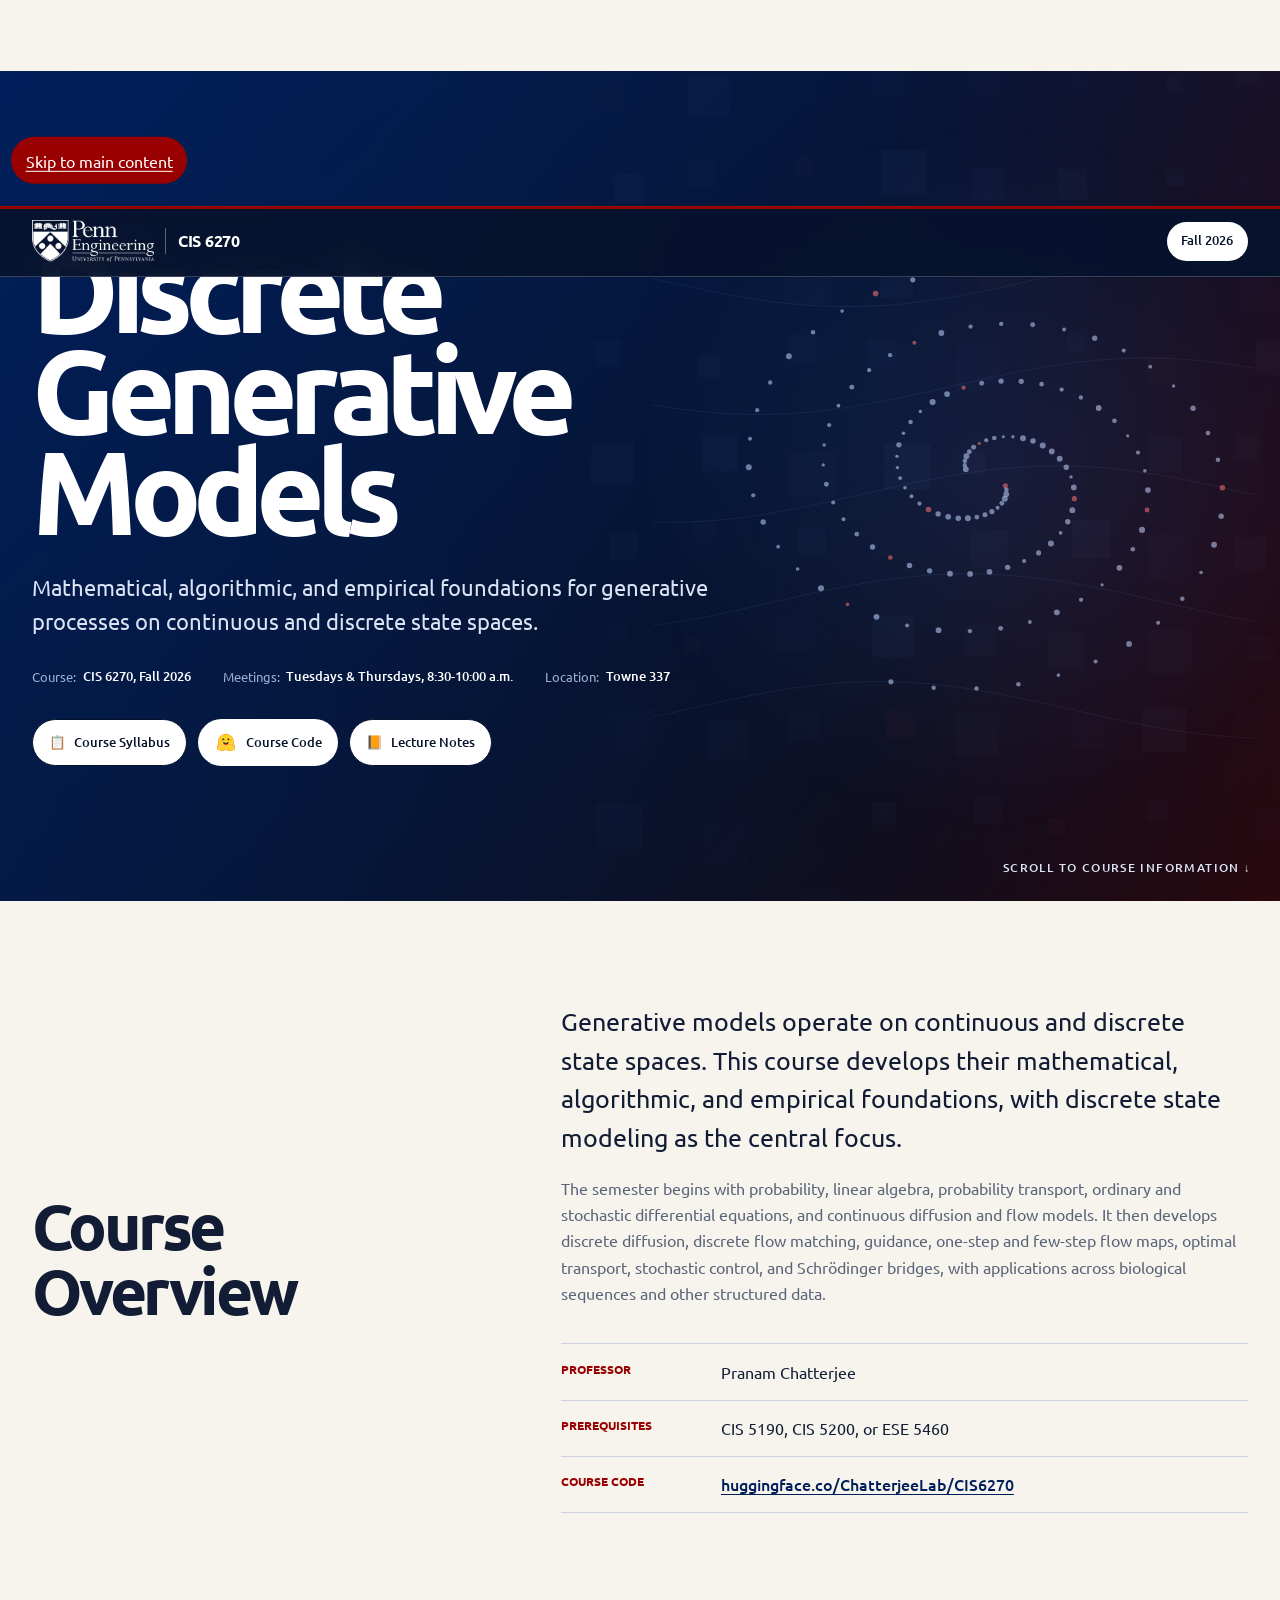
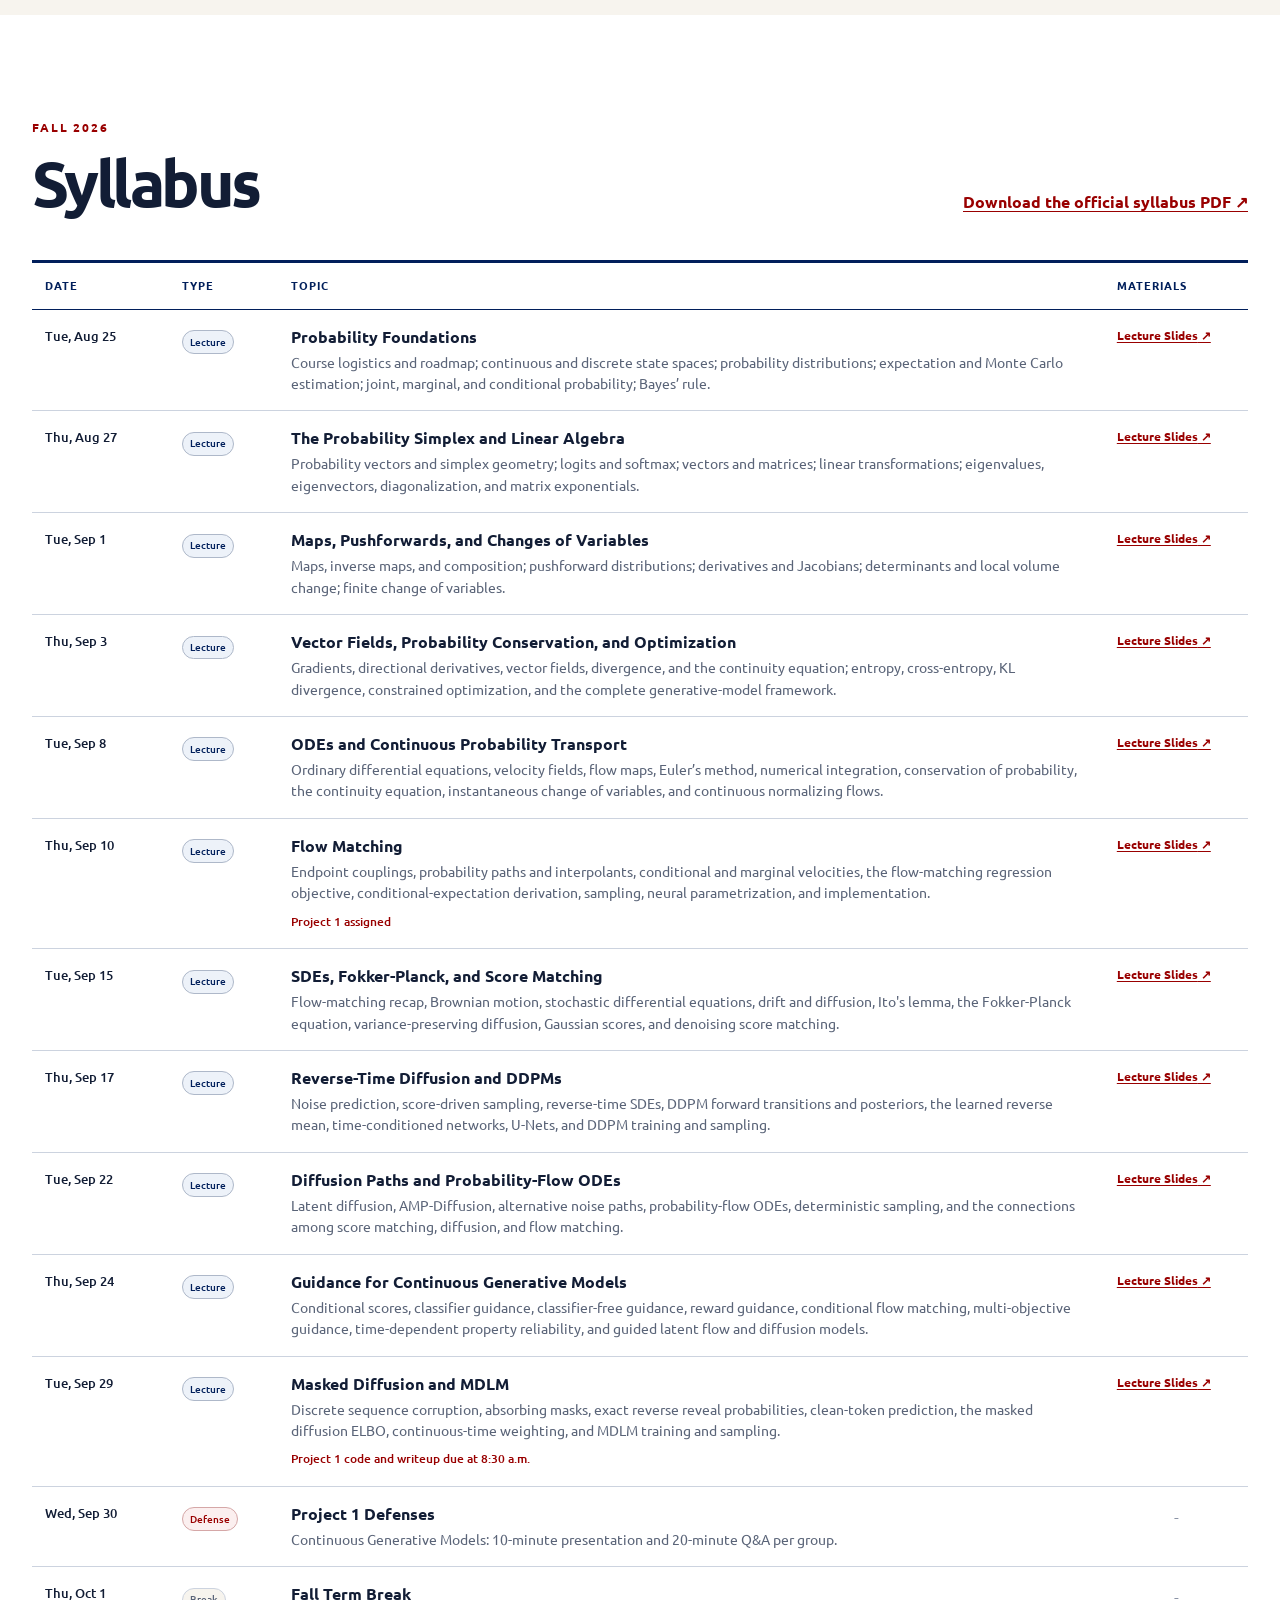
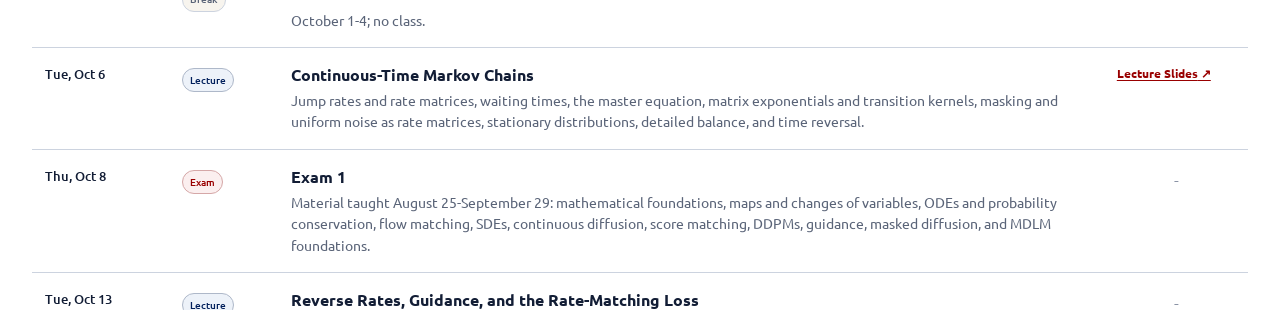
<file: lectures.html>
<!doctype html>
<html lang="en">
<head>
  <meta charset="utf-8"><meta name="viewport" content="width=device-width, initial-scale=1">
  <meta http-equiv="refresh" content="0; url=index.html#syllabus"><link rel="canonical" href="index.html#syllabus">
  <meta name="description" content="Lecture materials for CIS 6270: Discrete Generative Models.">
  <title>Lectures - CIS 6270</title>
  <link rel="icon" href="assets/favicon.svg" type="image/svg+xml">
  <link rel="preconnect" href="https://fonts.googleapis.com"><link rel="preconnect" href="https://fonts.gstatic.com" crossorigin>
  <link href="https://fonts.googleapis.com/css2?family=IBM+Plex+Mono:wght@400;500;600&amp;family=Space+Grotesk:wght@400;500;600;700&amp;display=swap" rel="stylesheet">
  <link rel="stylesheet" href="assets/css/styles.css"><script src="assets/js/course-data.js" defer></script><script src="assets/js/site.js" defer></script>
</head>
<body data-page="lectures">
  <a class="skip-link" href="#main">Skip to main content</a>
  <header class="site-header"><div class="header-inner"><a class="wordmark" href="index.html" aria-label="CIS 6270 home"><span class="course-mark" aria-hidden="true">6270</span><span class="wordmark-text"><strong>CIS 6270</strong><span>Penn Engineering - CIS</span></span></a><button class="nav-toggle" type="button" data-nav-toggle aria-expanded="false" aria-controls="site-nav">Menu</button><nav class="site-nav" id="site-nav" data-site-nav aria-label="Primary navigation"><a href="index.html" data-nav-page="home">Home</a><a href="syllabus.html" data-nav-page="syllabus">Course Info</a><a href="schedule.html" data-nav-page="schedule">Syllabus</a><a href="assignments.html" data-nav-page="assignments">Assignments</a><a href="lectures.html" data-nav-page="lectures">Lectures</a><a href="staff.html" data-nav-page="staff">Staff</a><a href="resources.html" data-nav-page="resources">Resources</a><a class="nav-primary" href="https://canvas.upenn.edu/courses/1948454" target="_blank" rel="noopener noreferrer">Canvas<span class="sr-only"> (opens in a new tab)</span></a></nav></div></header>
  <main id="main">
    <section class="page-hero"><div class="container"><p class="eyebrow">Course materials</p><h1>Lecture notes &amp; slides</h1><p>Public lecture materials appear here as they are released. Recordings and any restricted materials remain in Canvas.</p></div></section>
    <section class="content-section"><div class="container"><div class="notice"><strong>Looking for a recording?</strong> Open <a href="https://canvas.upenn.edu/courses/1948454" target="_blank" rel="noopener noreferrer">Canvas<span class="sr-only"> (opens in a new tab)</span></a> and select “Class Recordings.”</div><div class="lecture-list" data-lecture-list><p>Loading lecture materials…</p></div></div></section>
  </main>
  <footer class="site-footer"><div class="container footer-grid"><div><strong>CIS 6270 - Discrete Generative Models</strong><p>Fall 2026 - University of Pennsylvania. Canvas is the source of truth for announcements, submissions, grades, and restricted course materials.</p></div><p><a href="archive.html">Semester archive</a> - Updated September 14, 2026</p></div></footer>
</body>
</html>
</file>
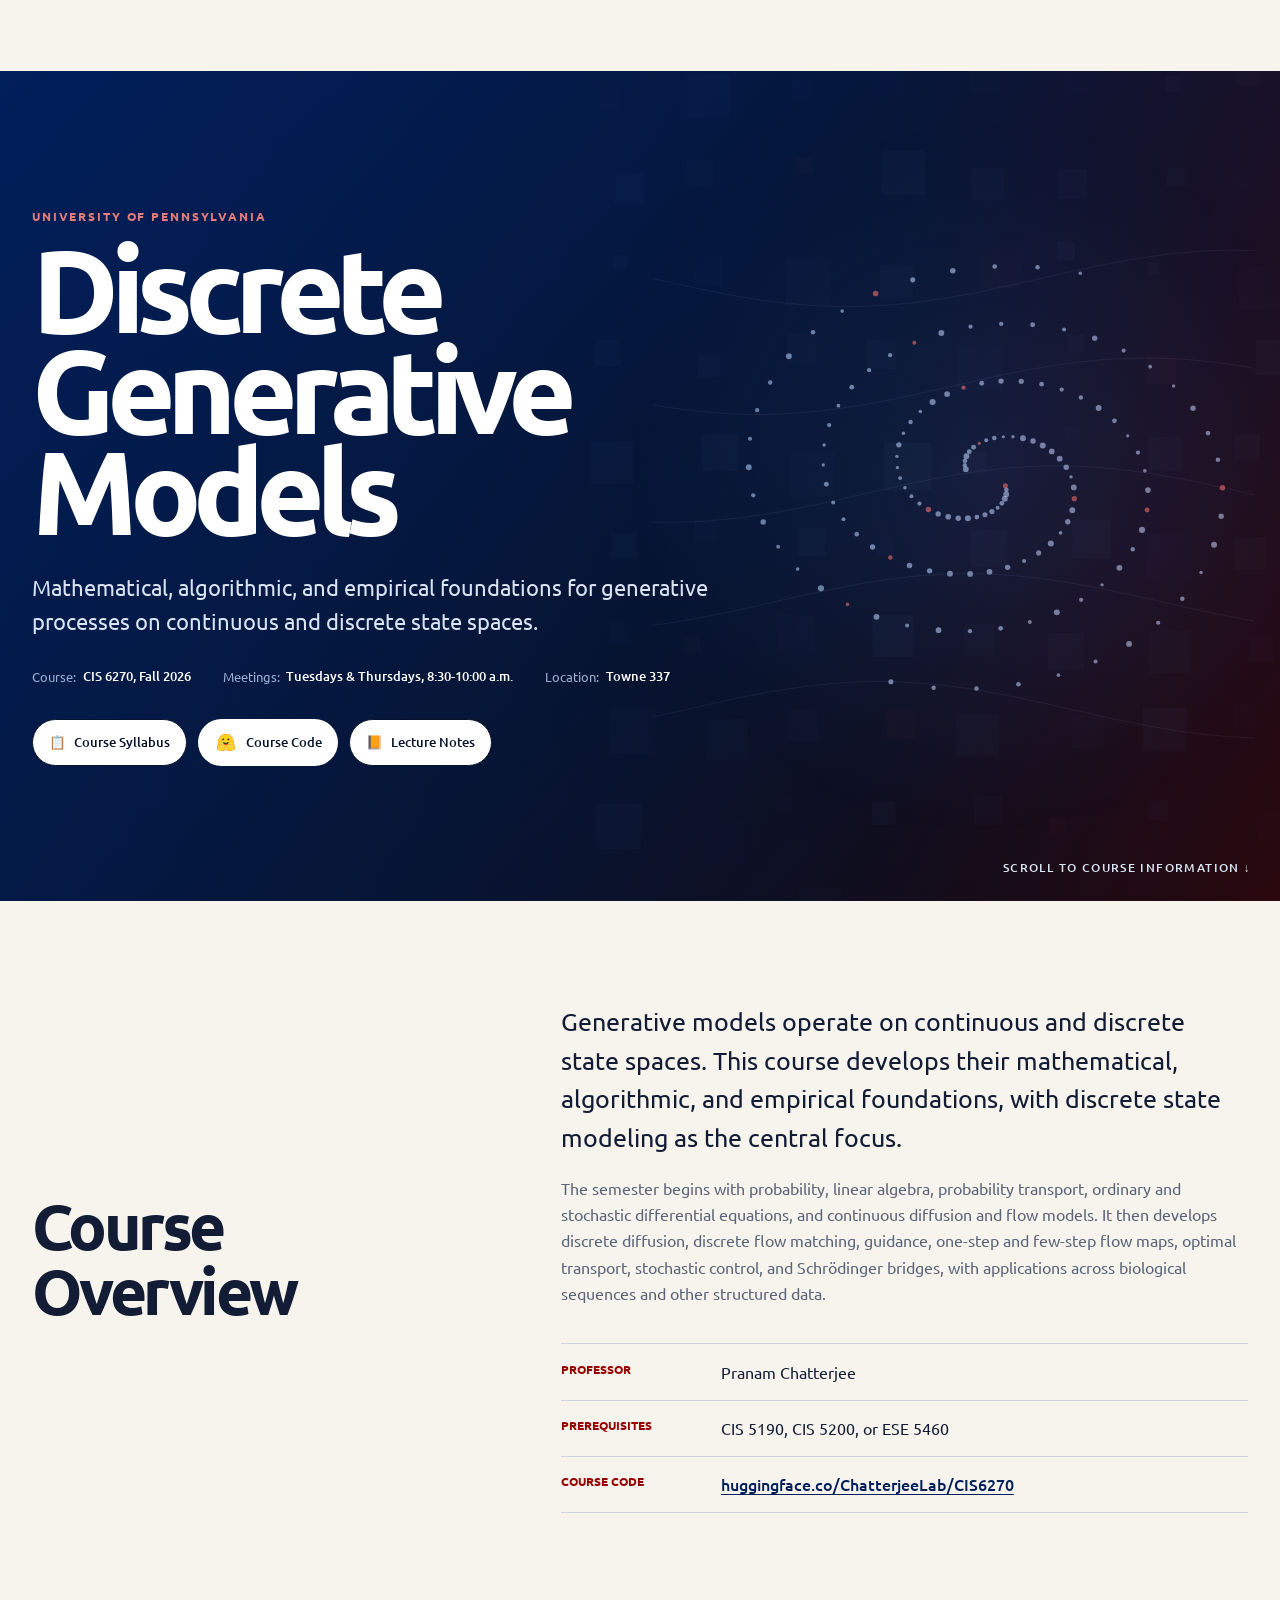
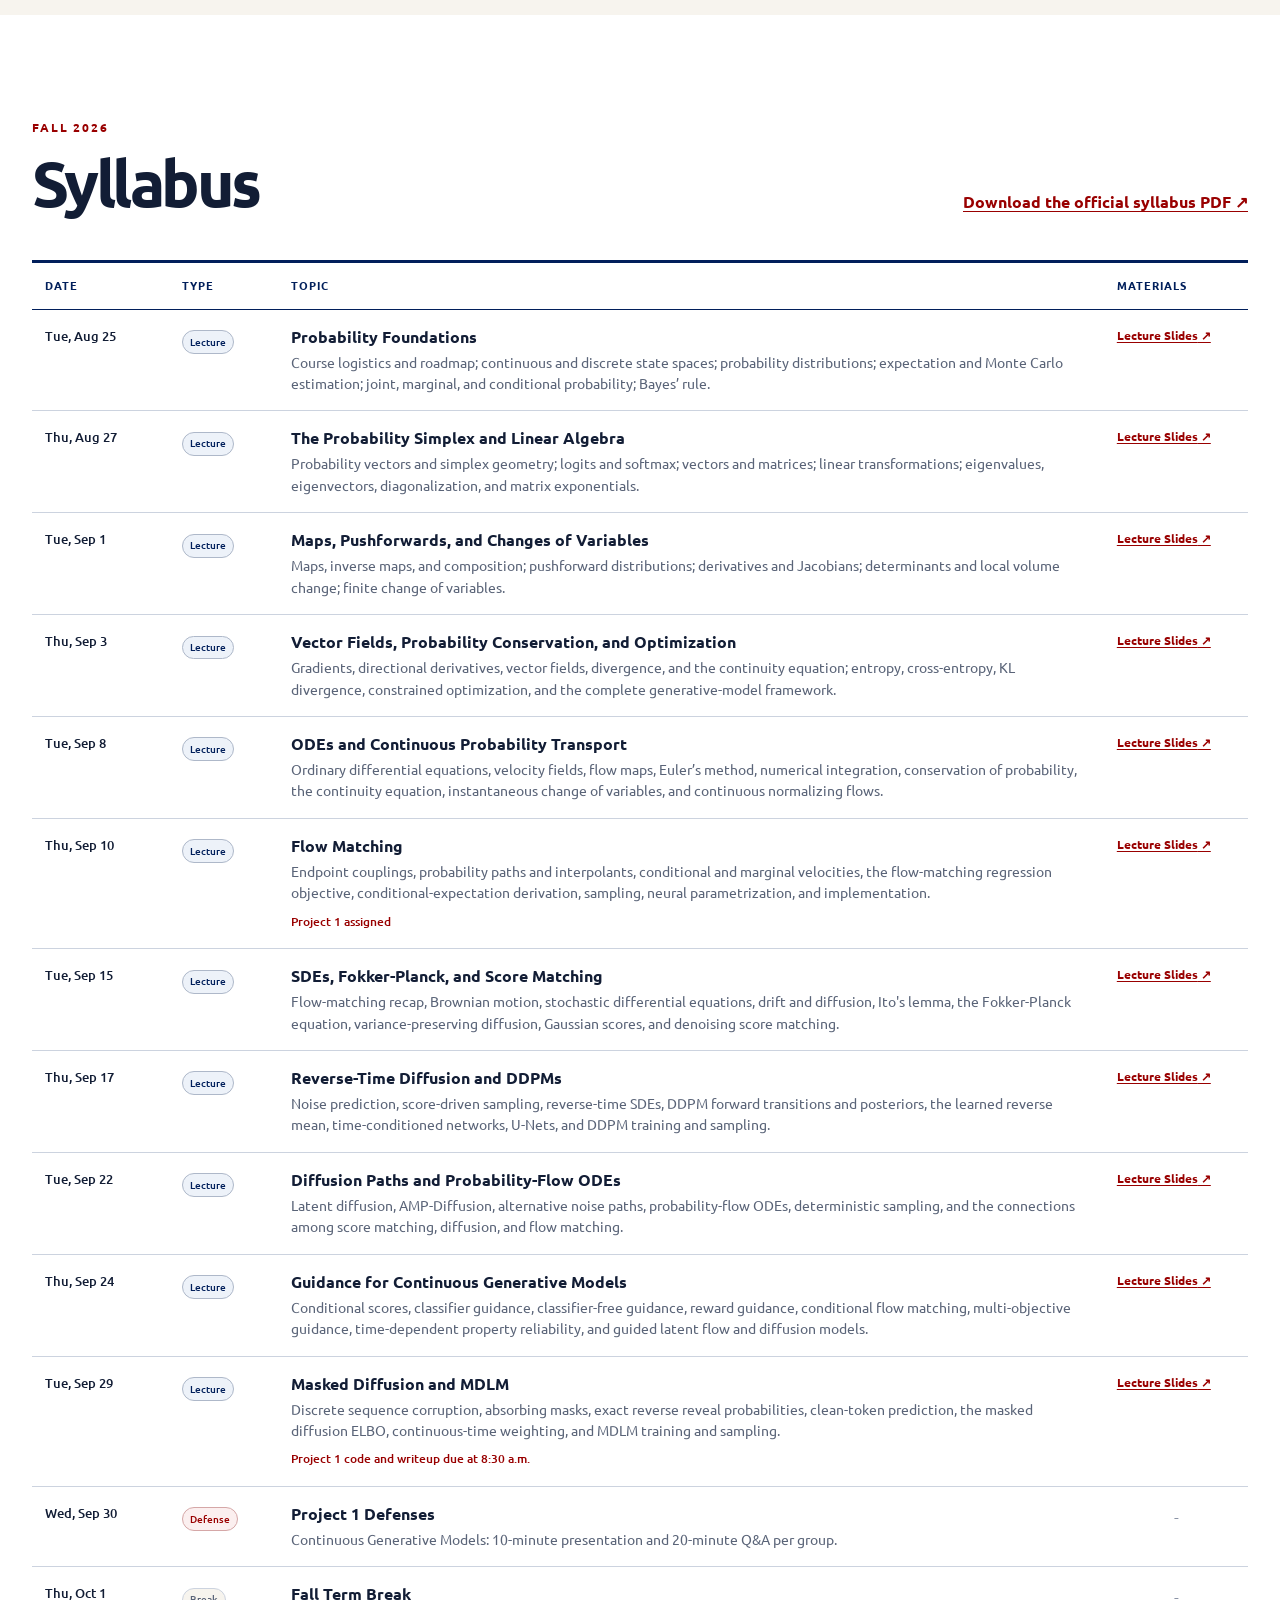
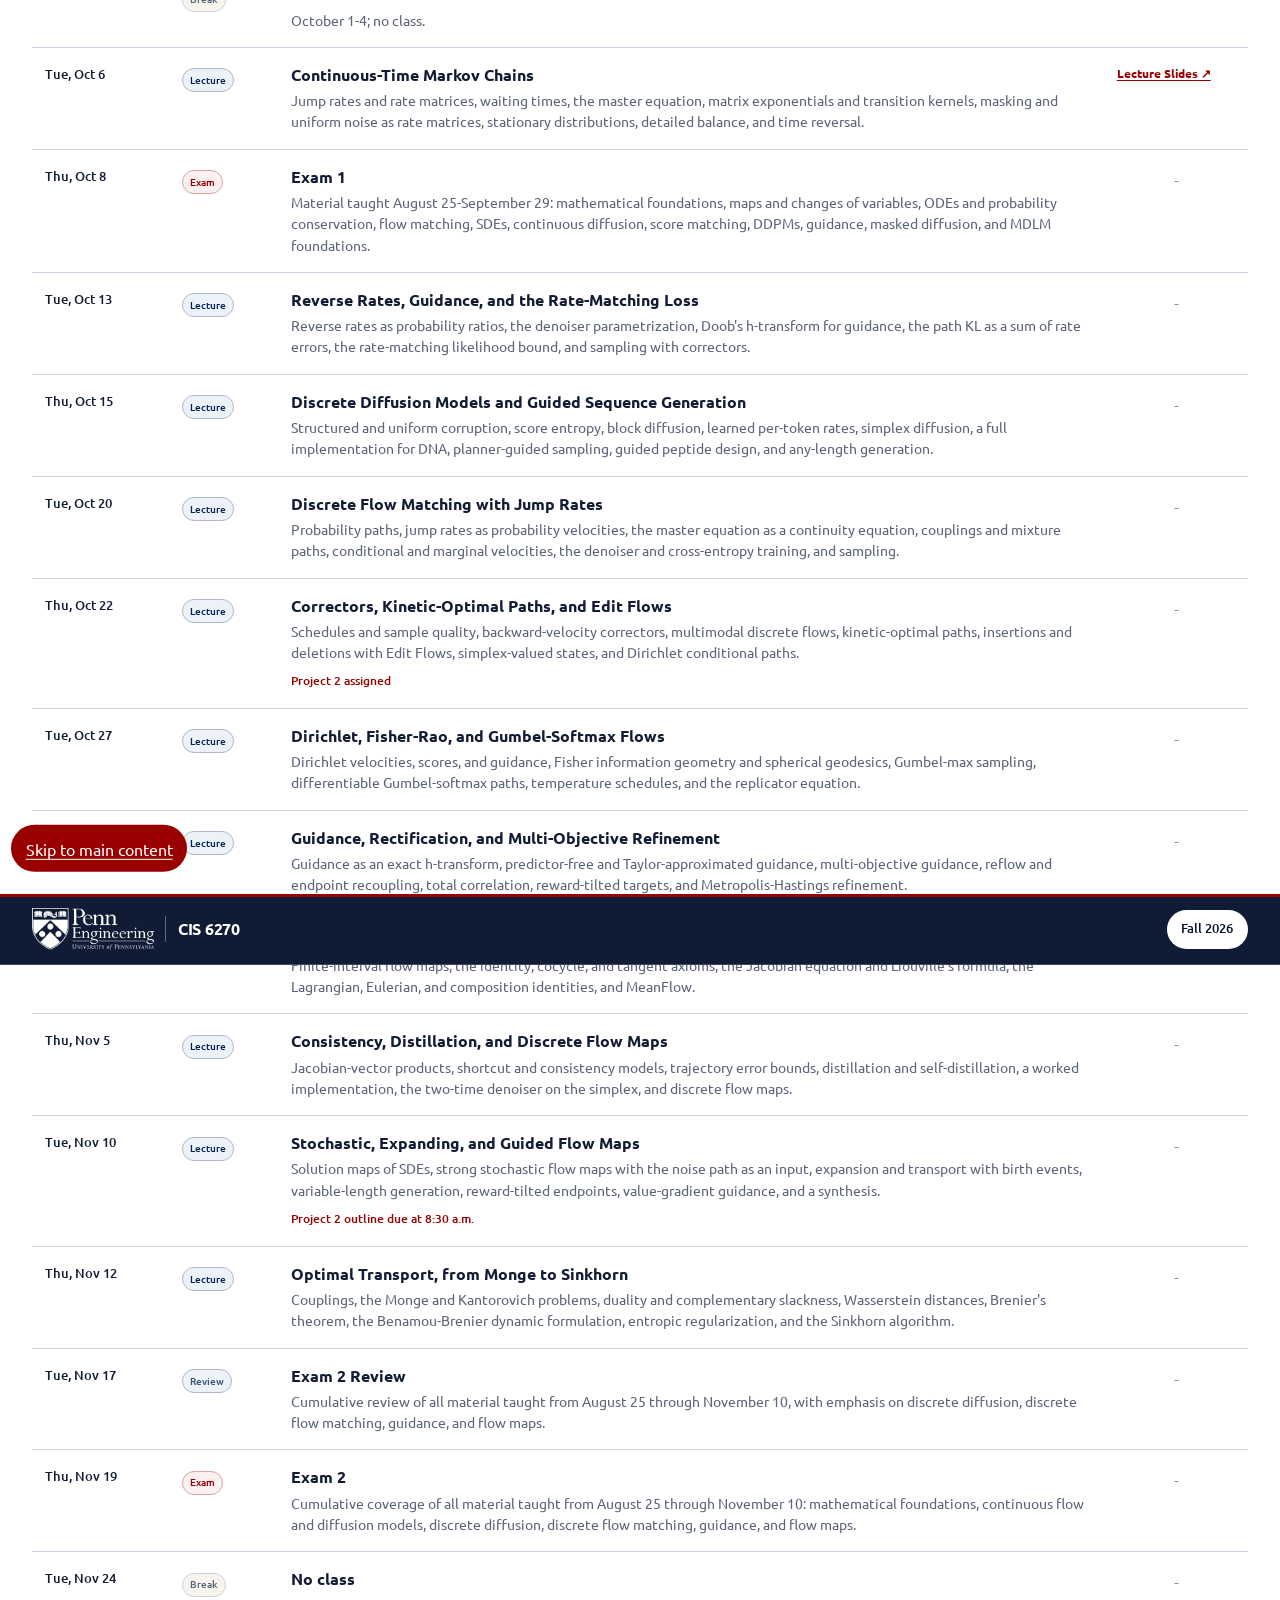
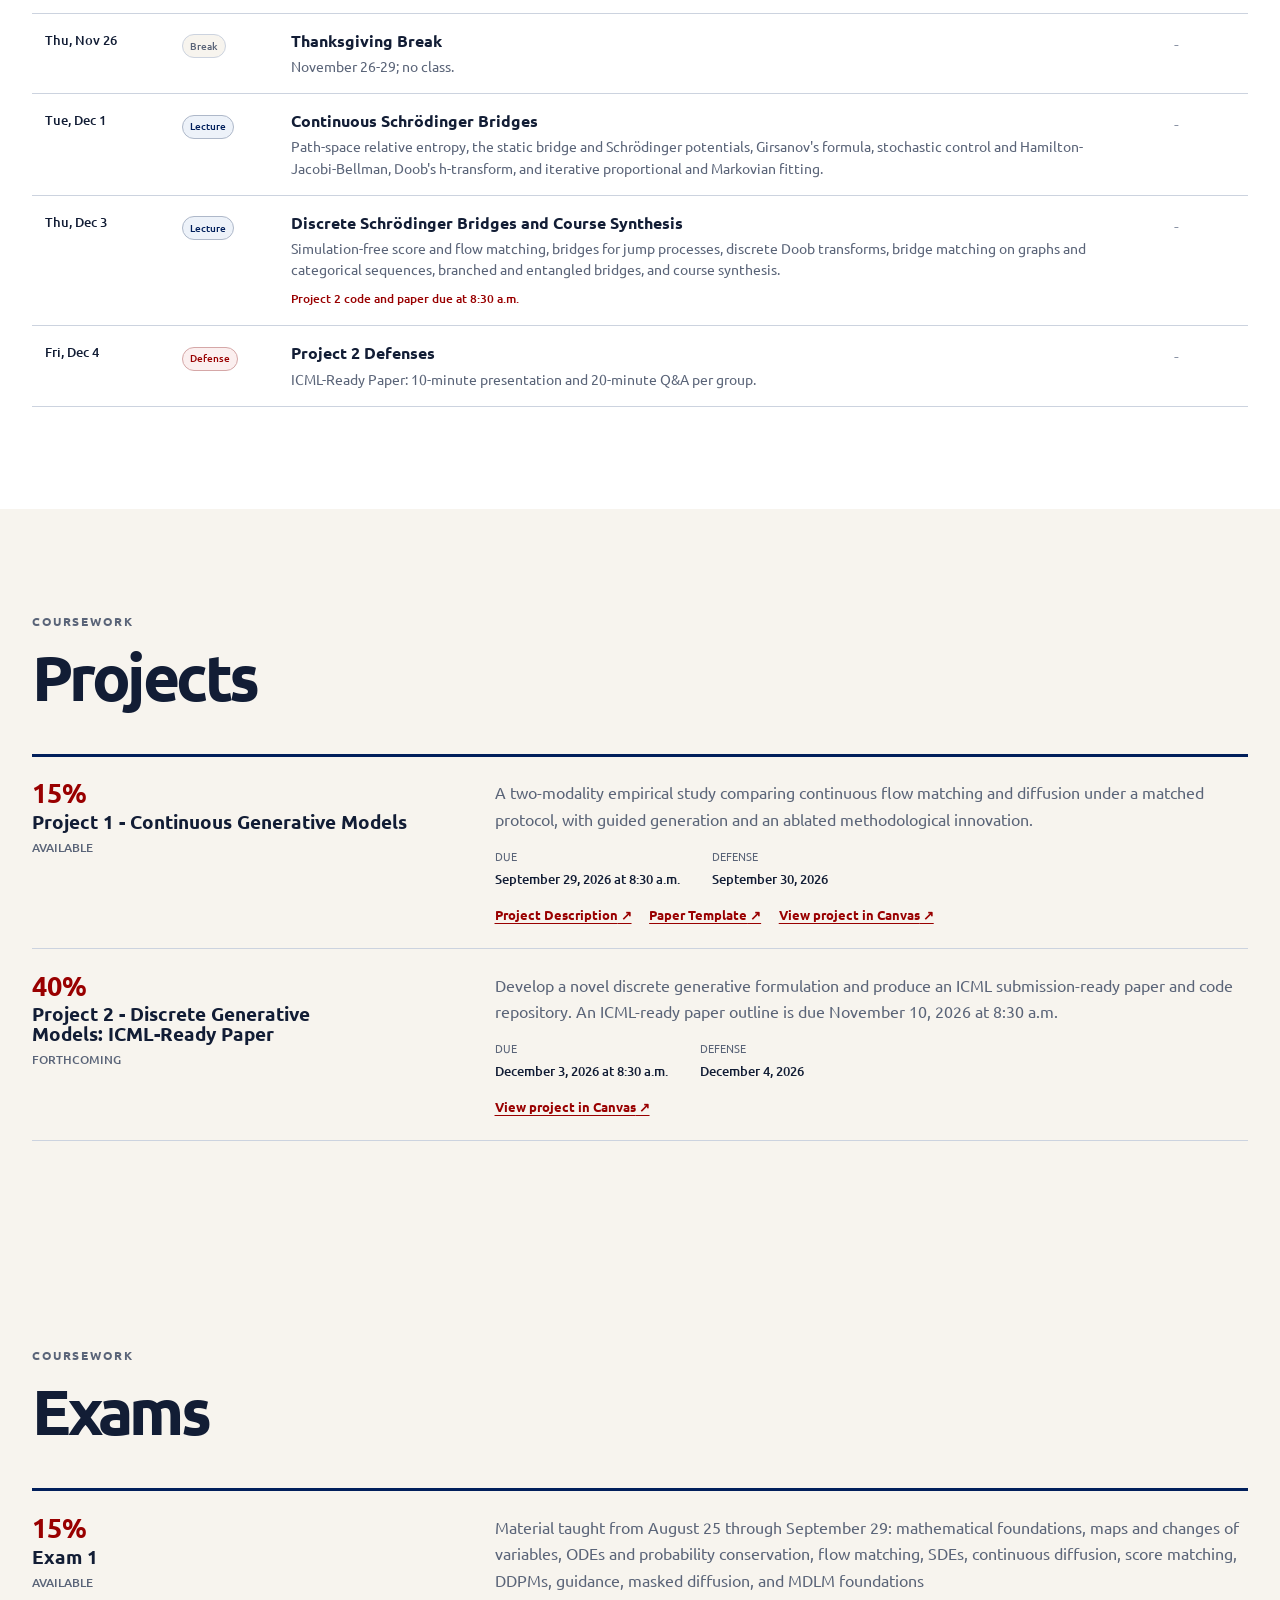
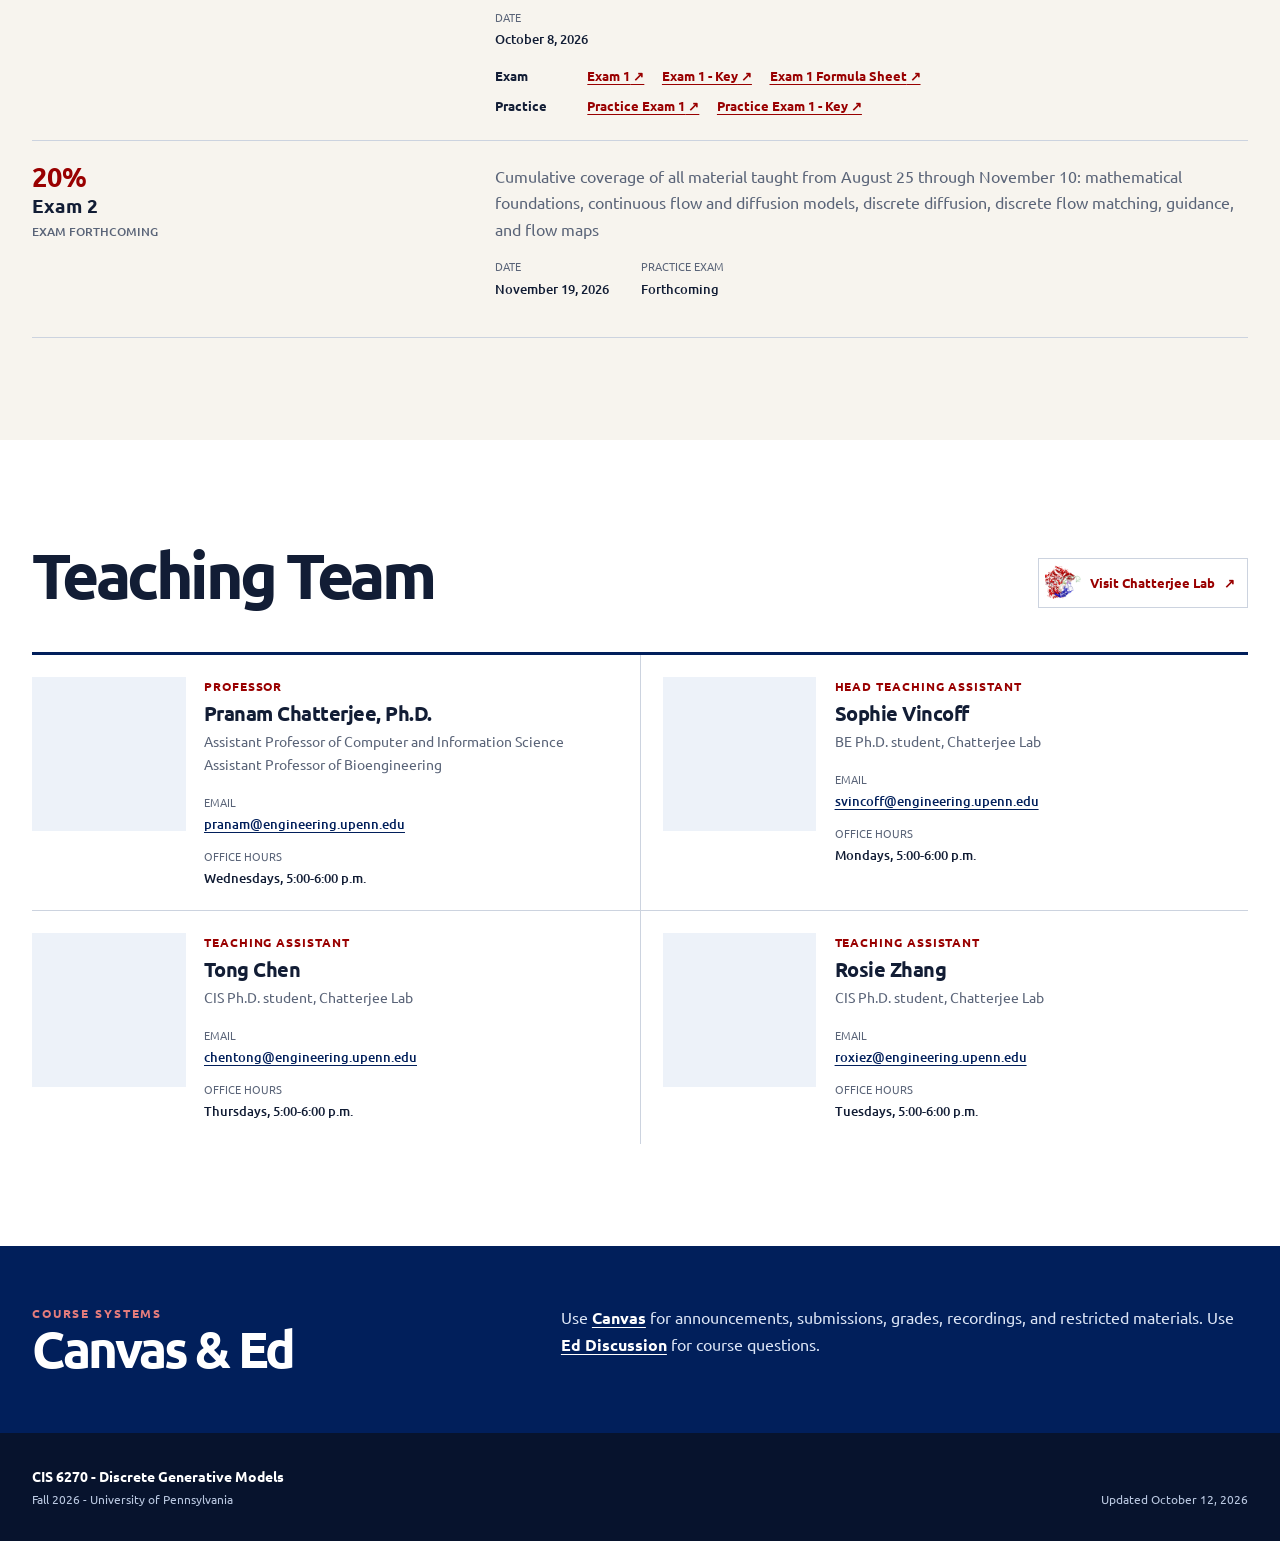
<file: resources.html>
<!doctype html>
<html lang="en">
<head>
  <meta charset="utf-8"><meta name="viewport" content="width=device-width, initial-scale=1">
  <meta http-equiv="refresh" content="0; url=index.html#links"><link rel="canonical" href="index.html#links">
  <meta name="description" content="Course systems and reference materials for CIS 6270.">
  <title>Resources - CIS 6270</title>
  <link rel="icon" href="assets/favicon.svg" type="image/svg+xml">
  <link rel="preconnect" href="https://fonts.googleapis.com"><link rel="preconnect" href="https://fonts.gstatic.com" crossorigin>
  <link href="https://fonts.googleapis.com/css2?family=IBM+Plex+Mono:wght@400;500;600&amp;family=Space+Grotesk:wght@400;500;600;700&amp;display=swap" rel="stylesheet">
  <link rel="stylesheet" href="assets/css/styles.css"><script src="assets/js/course-data.js" defer></script><script src="assets/js/site.js" defer></script>
</head>
<body data-page="resources">
  <a class="skip-link" href="#main">Skip to main content</a>
  <header class="site-header"><div class="header-inner"><a class="wordmark" href="index.html" aria-label="CIS 6270 home"><span class="course-mark" aria-hidden="true">6270</span><span class="wordmark-text"><strong>CIS 6270</strong><span>Penn Engineering - CIS</span></span></a><button class="nav-toggle" type="button" data-nav-toggle aria-expanded="false" aria-controls="site-nav">Menu</button><nav class="site-nav" id="site-nav" data-site-nav aria-label="Primary navigation"><a href="index.html" data-nav-page="home">Home</a><a href="syllabus.html" data-nav-page="syllabus">Course Info</a><a href="schedule.html" data-nav-page="schedule">Syllabus</a><a href="assignments.html" data-nav-page="assignments">Assignments</a><a href="lectures.html" data-nav-page="lectures">Lectures</a><a href="staff.html" data-nav-page="staff">Staff</a><a href="resources.html" data-nav-page="resources">Resources</a><a class="nav-primary" href="https://canvas.upenn.edu/courses/1948454" target="_blank" rel="noopener noreferrer">Canvas<span class="sr-only"> (opens in a new tab)</span></a></nav></div></header>
  <main id="main">
    <section class="page-hero"><div class="container"><p class="eyebrow">Course links</p><h1>Course resources</h1><p>Quick access to course systems and reference material.</p></div></section>
    <section class="content-section"><div class="container">
      <div class="section-heading"><div><p class="eyebrow">Course systems</p><h2>Where course work happens</h2></div><p>This public site provides stable information and public materials. Authentication, submissions, grades, announcements, and recordings remain in their designated course systems.</p></div>
      <div class="resource-grid">
        <a class="link-card" href="https://canvas.upenn.edu/courses/1948454" target="_blank" rel="noopener noreferrer"><strong>Canvas</strong><span>Announcements, submissions, grades, recordings, and restricted materials.</span></a>
        <a class="link-card" href="https://edstem.org/us/courses/104834" target="_blank" rel="noopener noreferrer"><strong>Ed Discussion</strong><span>Questions about lectures, assignments, and course concepts.</span></a>
        <a class="link-card" href="assets/docs/cis6270-syllabus-fall-2026.pdf" target="_blank" rel="noopener noreferrer"><strong>Official syllabus</strong><span>Download the complete Fall 2026 syllabus, updated September 14, 2026.</span></a>
      </div>
    </div></section>
  </main>
  <footer class="site-footer"><div class="container footer-grid"><div><strong>CIS 6270 - Discrete Generative Models</strong><p>Fall 2026 - University of Pennsylvania. Canvas is the source of truth for announcements, submissions, grades, and restricted course materials.</p></div><p><a href="archive.html">Semester archive</a> - Updated September 14, 2026</p></div></footer>
</body>
</html>
</file>
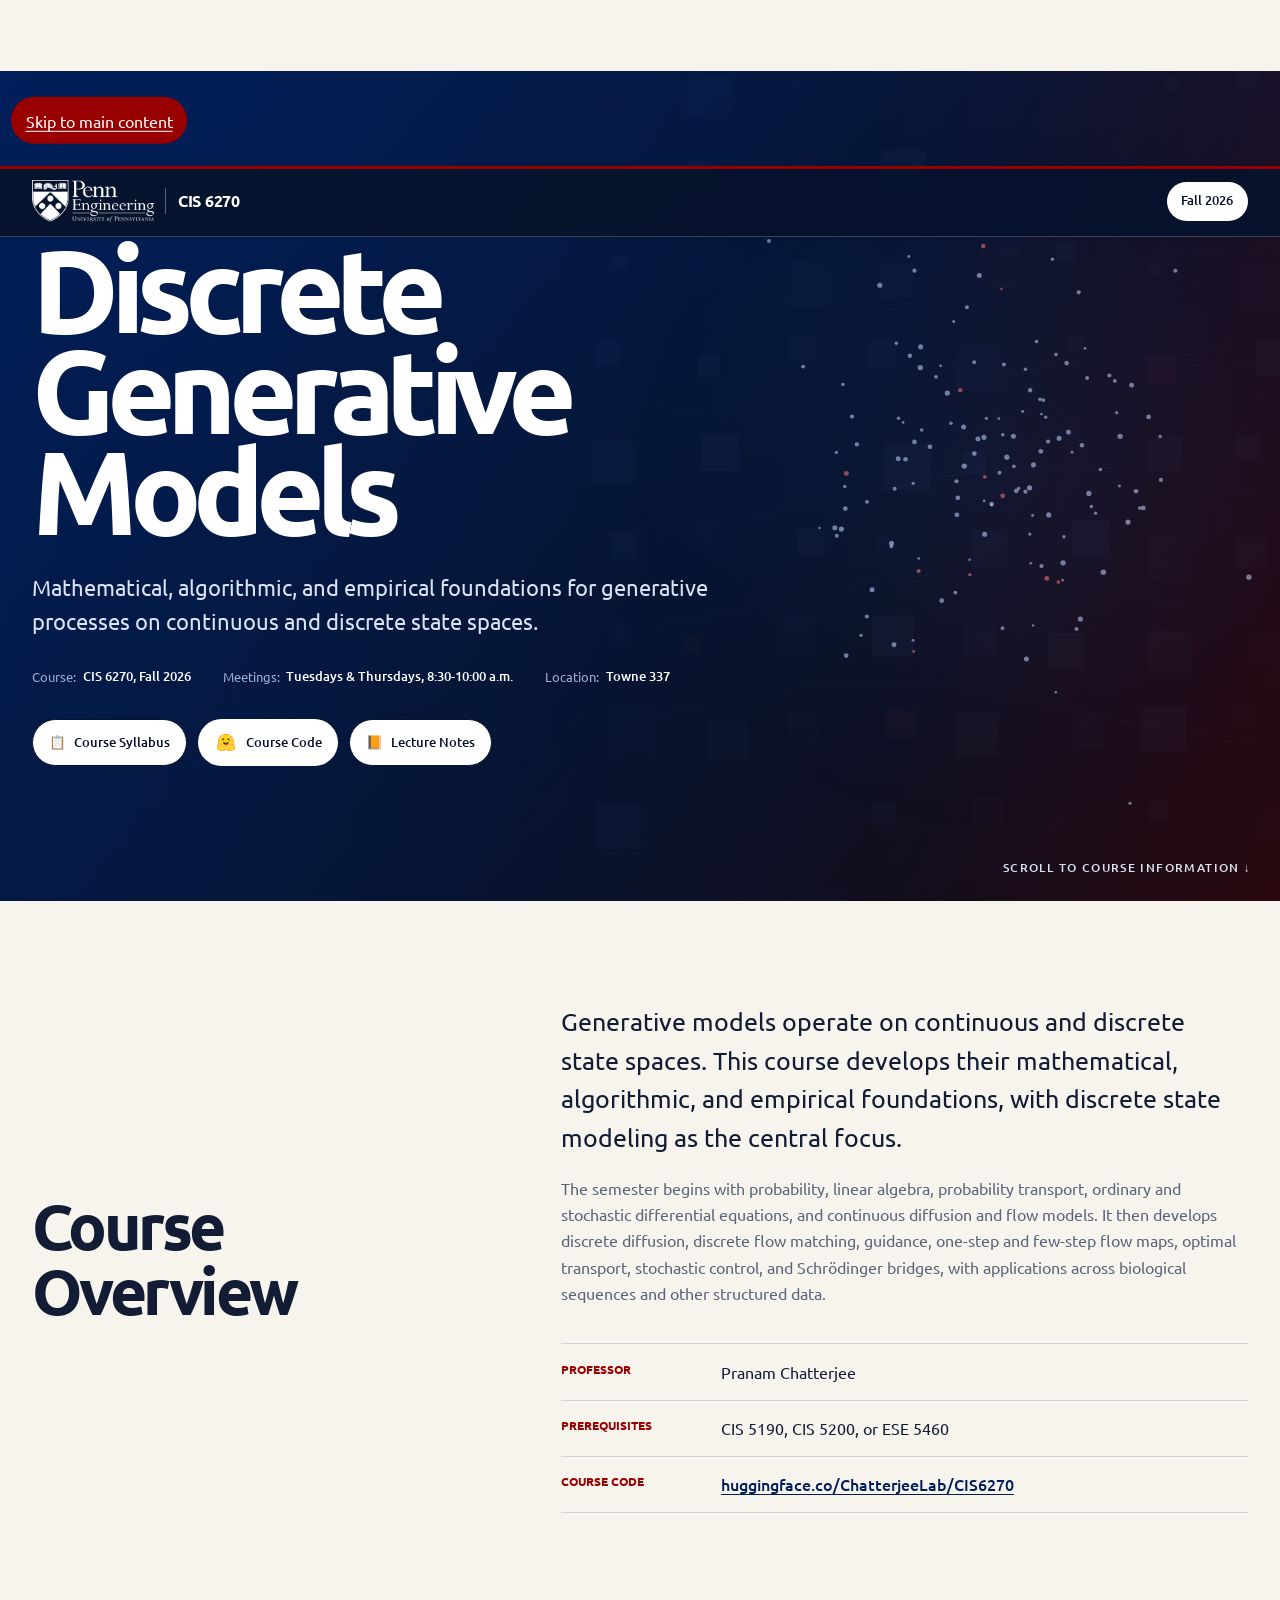
<file: schedule.html>
<!doctype html>
<html lang="en">
<head>
  <meta charset="utf-8"><meta name="viewport" content="width=device-width, initial-scale=1">
  <meta http-equiv="refresh" content="0; url=index.html#syllabus"><link rel="canonical" href="index.html#syllabus">
  <meta name="description" content="Fall 2026 syllabus for CIS 6270: Discrete Generative Models.">
  <title>Syllabus - CIS 6270</title>
  <link rel="icon" href="assets/favicon.svg" type="image/svg+xml">
  <link rel="preconnect" href="https://fonts.googleapis.com"><link rel="preconnect" href="https://fonts.gstatic.com" crossorigin>
  <link href="https://fonts.googleapis.com/css2?family=IBM+Plex+Mono:wght@400;500;600&amp;family=Space+Grotesk:wght@400;500;600;700&amp;display=swap" rel="stylesheet">
  <link rel="stylesheet" href="assets/css/styles.css"><script src="assets/js/course-data.js" defer></script><script src="assets/js/site.js" defer></script>
</head>
<body data-page="schedule">
  <a class="skip-link" href="#main">Skip to main content</a>
  <header class="site-header"><div class="header-inner"><a class="wordmark" href="index.html" aria-label="CIS 6270 home"><span class="course-mark" aria-hidden="true">6270</span><span class="wordmark-text"><strong>CIS 6270</strong><span>Penn Engineering - CIS</span></span></a><button class="nav-toggle" type="button" data-nav-toggle aria-expanded="false" aria-controls="site-nav">Menu</button><nav class="site-nav" id="site-nav" data-site-nav aria-label="Primary navigation"><a href="index.html" data-nav-page="home">Home</a><a href="syllabus.html" data-nav-page="syllabus">Course Info</a><a href="schedule.html" data-nav-page="schedule">Syllabus</a><a href="assignments.html" data-nav-page="assignments">Assignments</a><a href="lectures.html" data-nav-page="lectures">Lectures</a><a href="staff.html" data-nav-page="staff">Staff</a><a href="resources.html" data-nav-page="resources">Resources</a><a class="nav-primary" href="https://canvas.upenn.edu/courses/1948454" target="_blank" rel="noopener noreferrer">Canvas<span class="sr-only"> (opens in a new tab)</span></a></nav></div></header>
  <main id="main">
    <section class="page-hero"><div class="container"><p class="eyebrow">Fall 2026</p><h1>Course syllabus</h1><p>A tentative roadmap through continuous and discrete generative modeling. Dates and topics may evolve; Canvas remains the source of truth.</p></div></section>
    <section class="content-section"><div class="container"><div class="notice"><strong>Meeting pattern:</strong> Tuesdays and Thursdays, 8:30-10:00 a.m. in Towne 337. Project defenses meet on the specially listed Wednesday or Friday dates.</div><div class="table-shell"><table class="schedule-table"><caption class="sr-only">Fall 2026 class meetings, milestones, exams, and breaks</caption><thead><tr><th scope="col">Date</th><th scope="col">Type</th><th scope="col">Topic</th><th scope="col">Materials</th></tr></thead><tbody data-schedule-body><tr><td colspan="4">Loading schedule...</td></tr></tbody></table></div></div></section>
  </main>
  <footer class="site-footer"><div class="container footer-grid"><div><strong>CIS 6270 - Discrete Generative Models</strong><p>Fall 2026 - University of Pennsylvania. Canvas is the source of truth for announcements, submissions, grades, and restricted course materials.</p></div><p><a href="archive.html">Semester archive</a> - Updated September 14, 2026</p></div></footer>
</body>
</html>
</file>
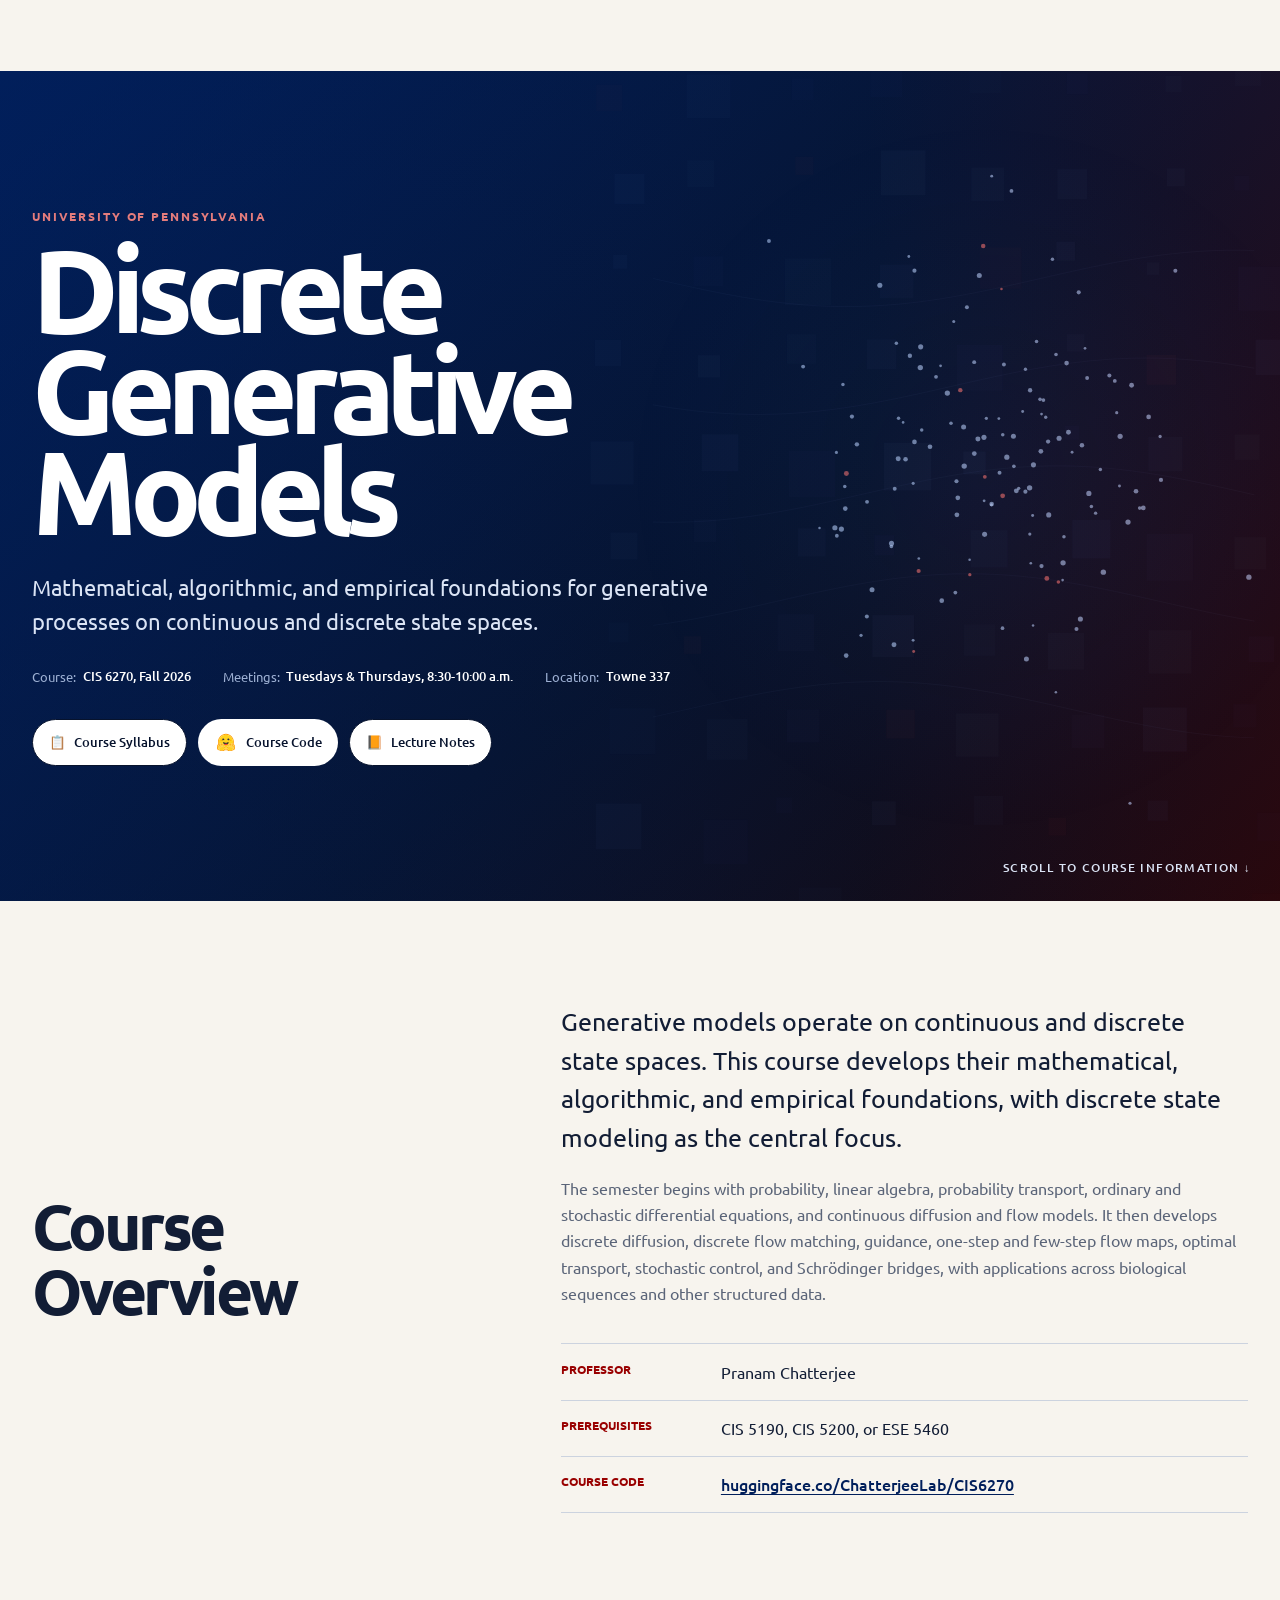
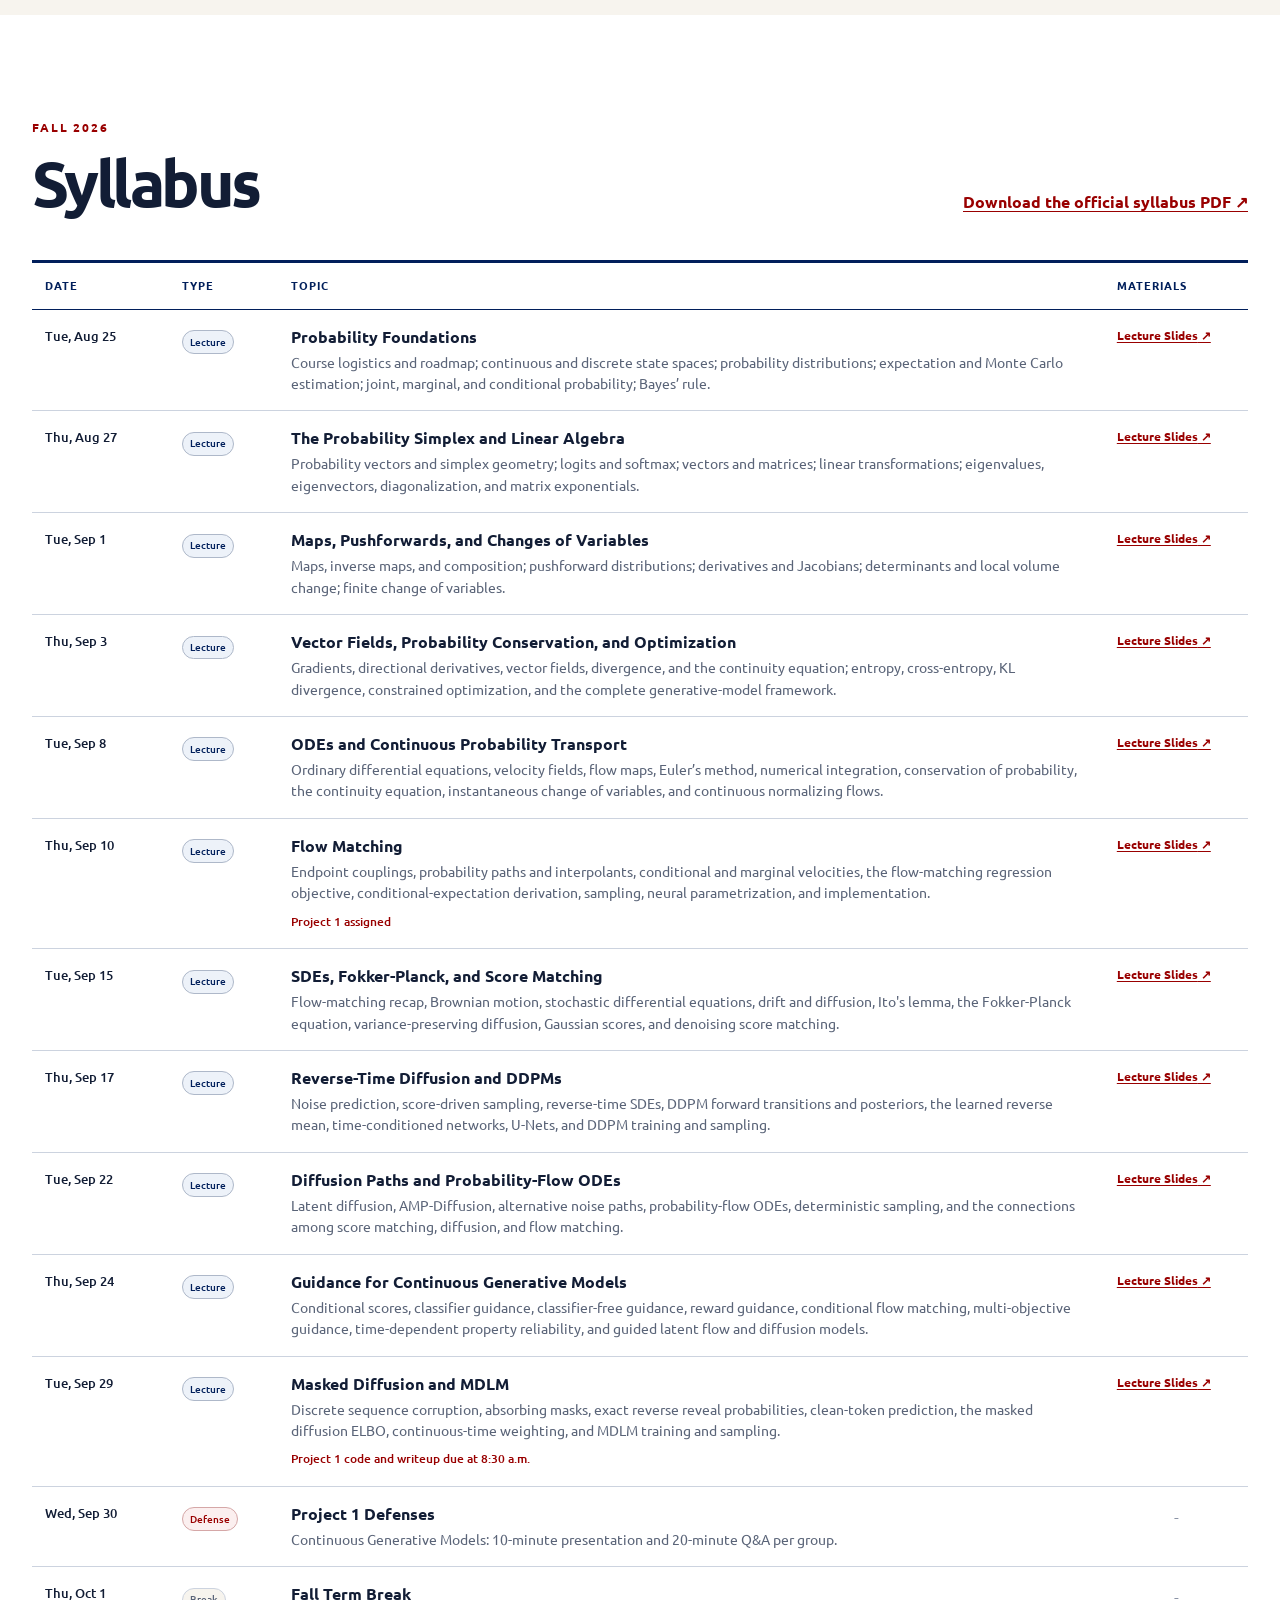
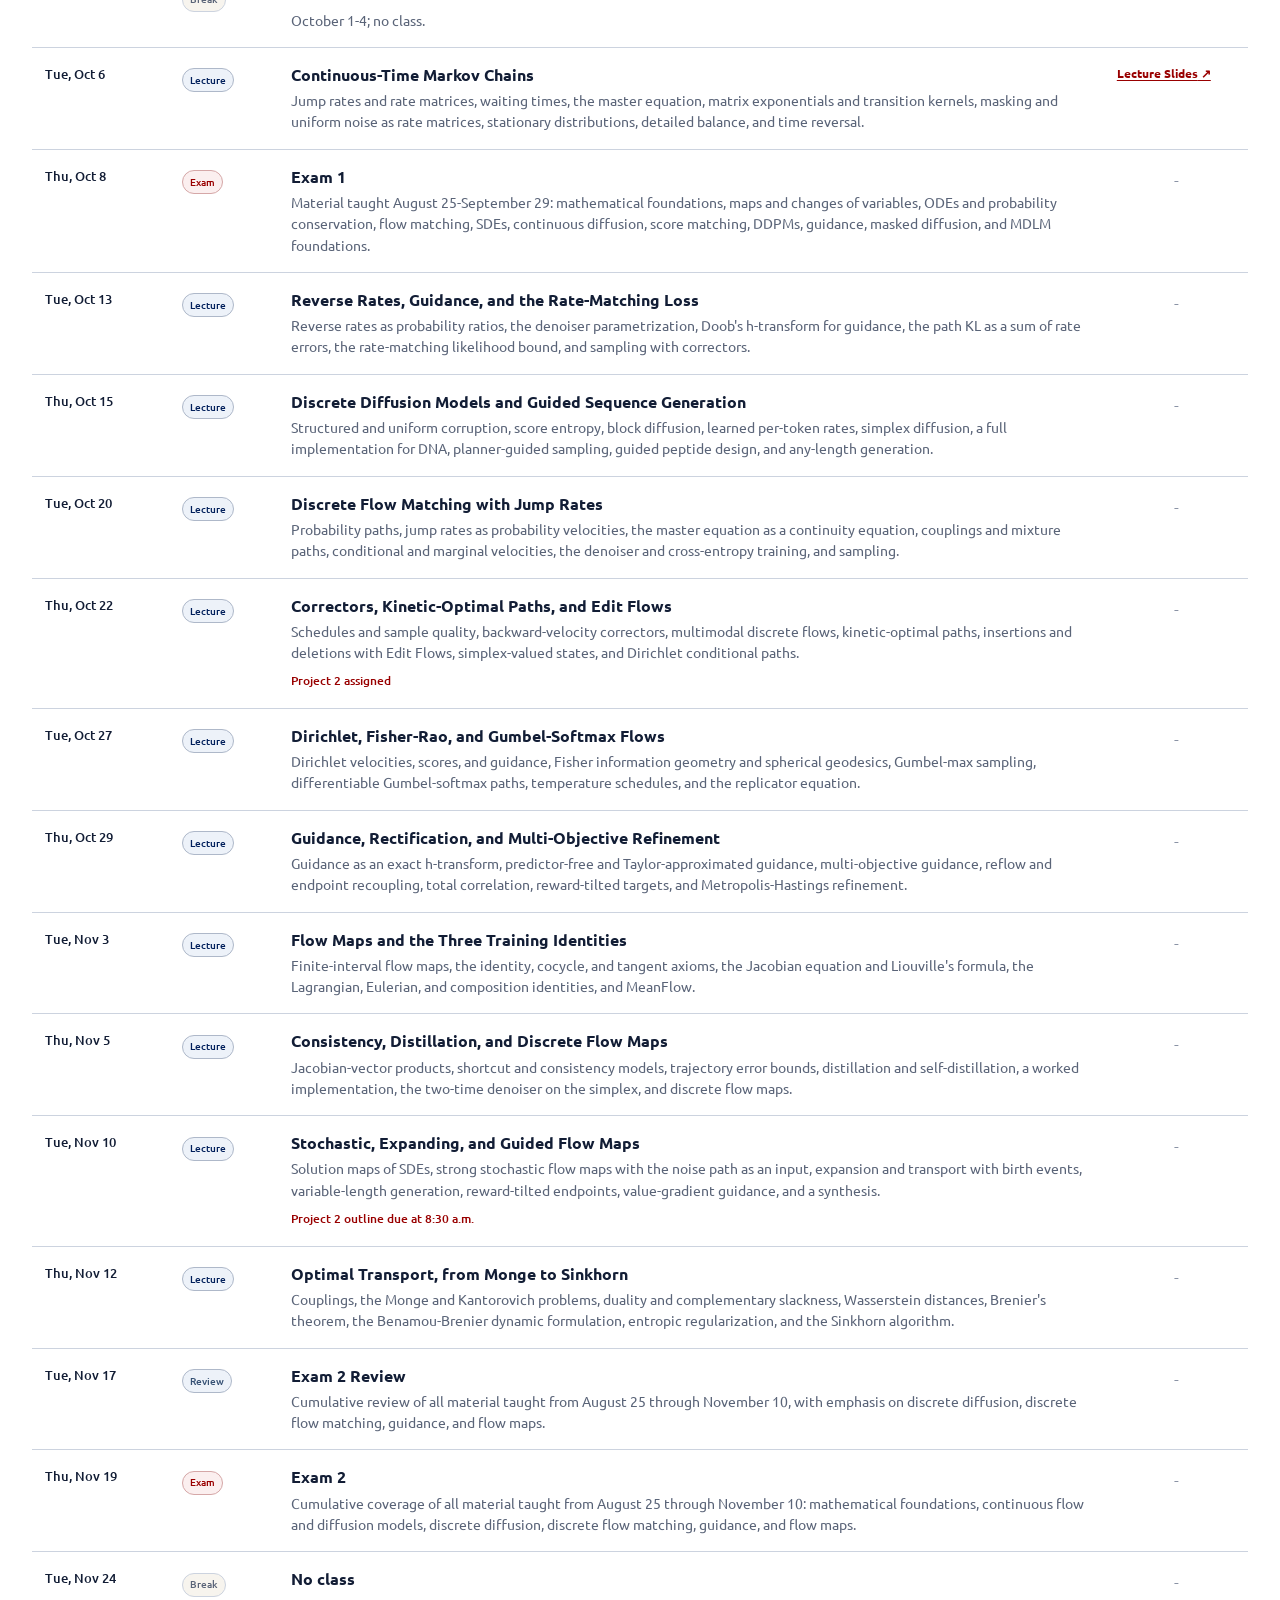
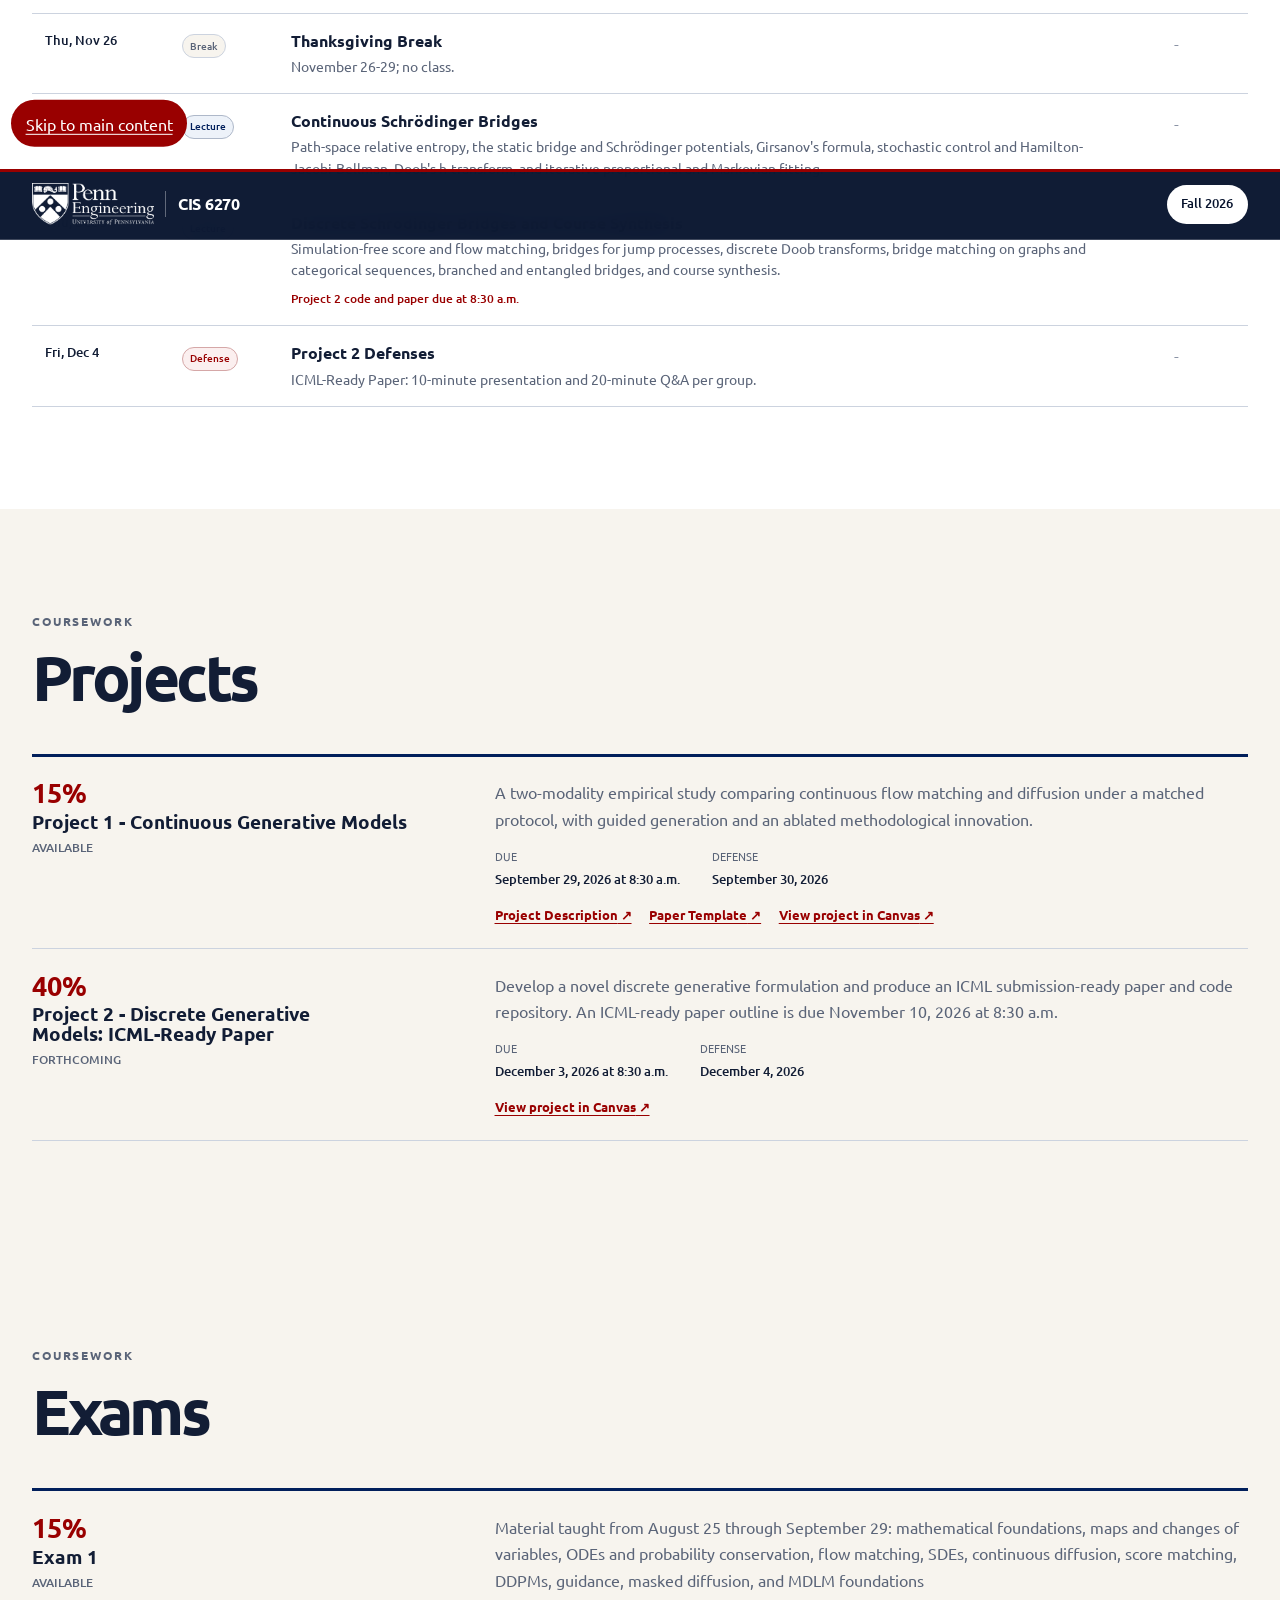
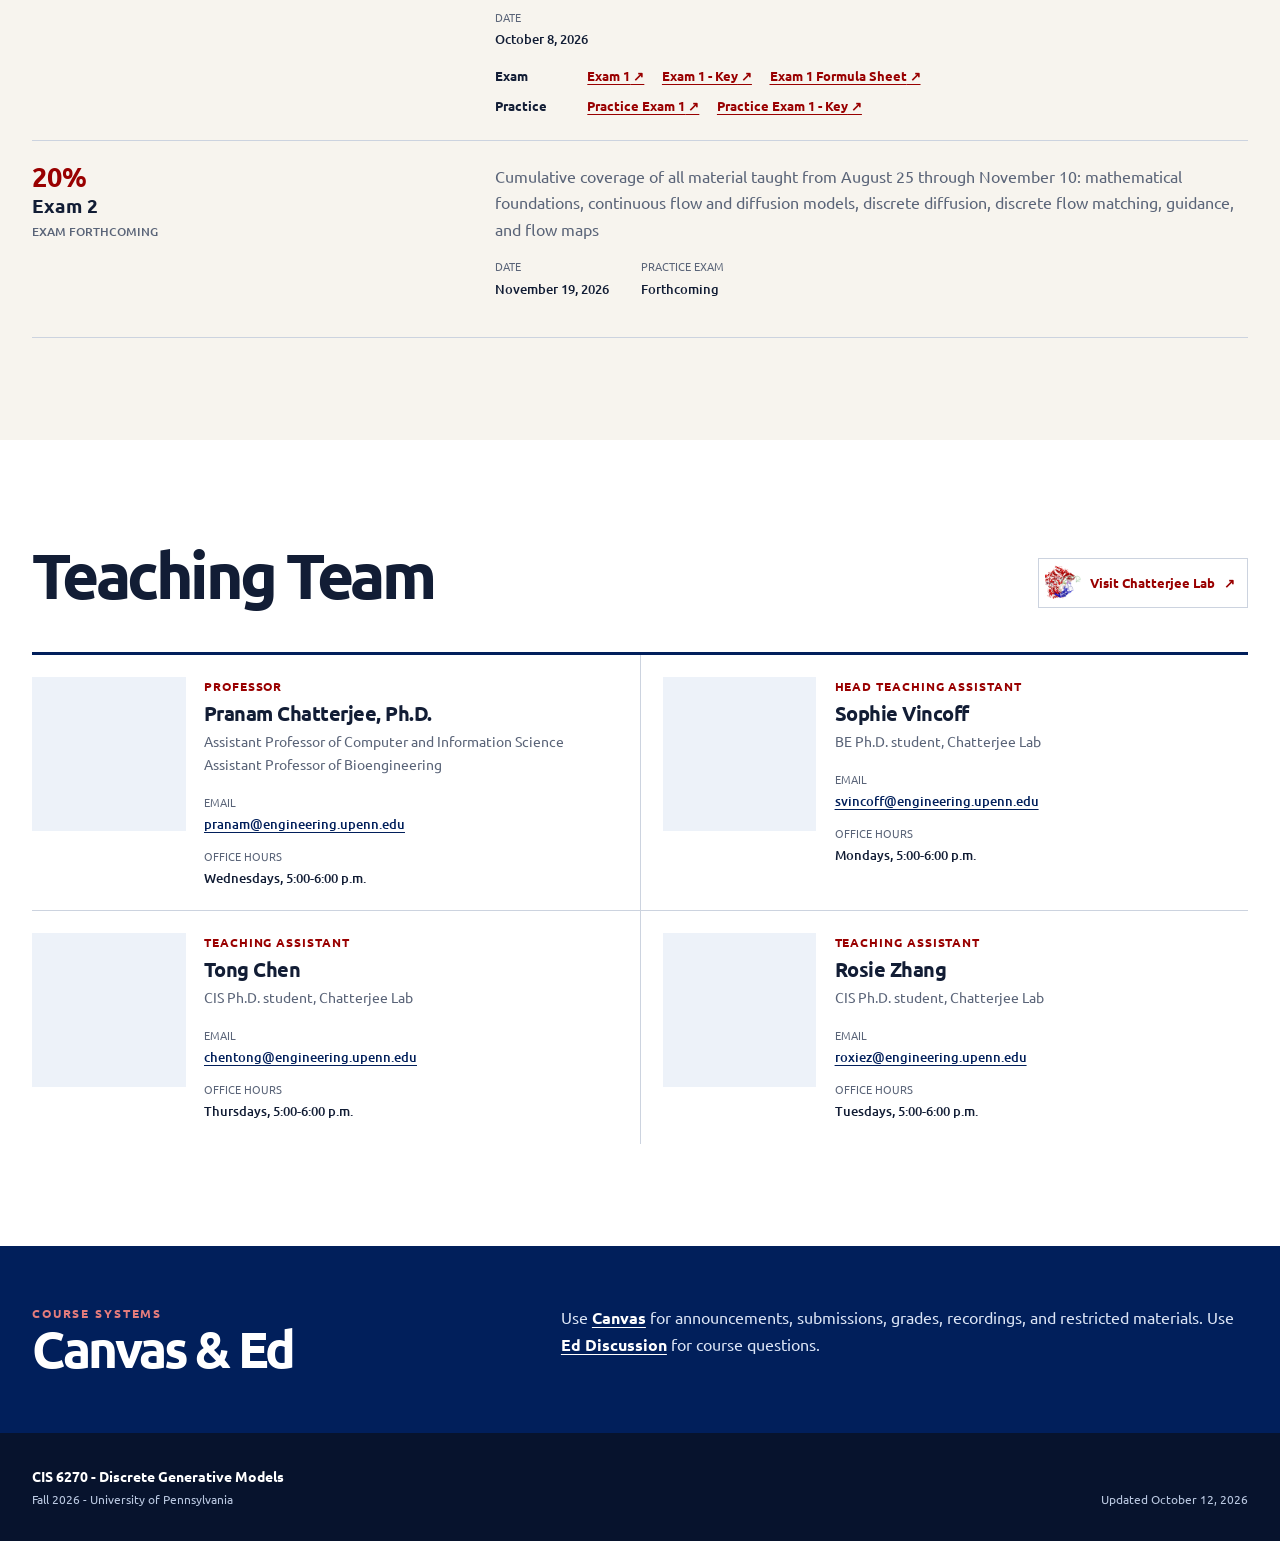
<file: staff.html>
<!doctype html>
<html lang="en">
<head>
  <meta charset="utf-8"><meta name="viewport" content="width=device-width, initial-scale=1">
  <meta http-equiv="refresh" content="0; url=index.html#staff"><link rel="canonical" href="index.html#staff">
  <meta name="description" content="Teaching staff and office hours for CIS 6270.">
  <title>Staff &amp; Office Hours - CIS 6270</title>
  <link rel="icon" href="assets/favicon.svg" type="image/svg+xml">
  <link rel="preconnect" href="https://fonts.googleapis.com"><link rel="preconnect" href="https://fonts.gstatic.com" crossorigin>
  <link href="https://fonts.googleapis.com/css2?family=IBM+Plex+Mono:wght@400;500;600&amp;family=Space+Grotesk:wght@400;500;600;700&amp;display=swap" rel="stylesheet">
  <link rel="stylesheet" href="assets/css/styles.css"><script src="assets/js/course-data.js" defer></script><script src="assets/js/site.js" defer></script>
</head>
<body data-page="staff">
  <a class="skip-link" href="#main">Skip to main content</a>
  <header class="site-header"><div class="header-inner"><a class="wordmark" href="index.html" aria-label="CIS 6270 home"><span class="course-mark" aria-hidden="true">6270</span><span class="wordmark-text"><strong>CIS 6270</strong><span>Penn Engineering - CIS</span></span></a><button class="nav-toggle" type="button" data-nav-toggle aria-expanded="false" aria-controls="site-nav">Menu</button><nav class="site-nav" id="site-nav" data-site-nav aria-label="Primary navigation"><a href="index.html" data-nav-page="home">Home</a><a href="syllabus.html" data-nav-page="syllabus">Course Info</a><a href="schedule.html" data-nav-page="schedule">Syllabus</a><a href="assignments.html" data-nav-page="assignments">Assignments</a><a href="lectures.html" data-nav-page="lectures">Lectures</a><a href="staff.html" data-nav-page="staff">Staff</a><a href="resources.html" data-nav-page="resources">Resources</a><a class="nav-primary" href="https://canvas.upenn.edu/courses/1948454" target="_blank" rel="noopener noreferrer">Canvas<span class="sr-only"> (opens in a new tab)</span></a></nav></div></header>
  <main id="main">
    <section class="page-hero"><div class="container"><p class="eyebrow">Teaching team</p><h1>Professor and office hours</h1></div></section>
    <section class="content-section"><div class="container"><div class="staff-grid" data-staff-list><p>Loading staff...</p></div><div class="notice"><strong>Questions about course content?</strong> Use <a href="https://edstem.org/us/courses/104834" target="_blank" rel="noopener noreferrer">Ed Discussion<span class="sr-only"> (opens in a new tab)</span></a> so classmates can benefit from the answer. For personal matters, email the professor or a TA directly.</div></div></section>
  </main>
  <footer class="site-footer"><div class="container footer-grid"><div><strong>CIS 6270 - Discrete Generative Models</strong><p>Fall 2026 - University of Pennsylvania. Canvas is the source of truth for announcements, submissions, grades, and restricted course materials.</p></div><p><a href="archive.html">Semester archive</a> - Updated September 14, 2026</p></div></footer>
</body>
</html>
</file>
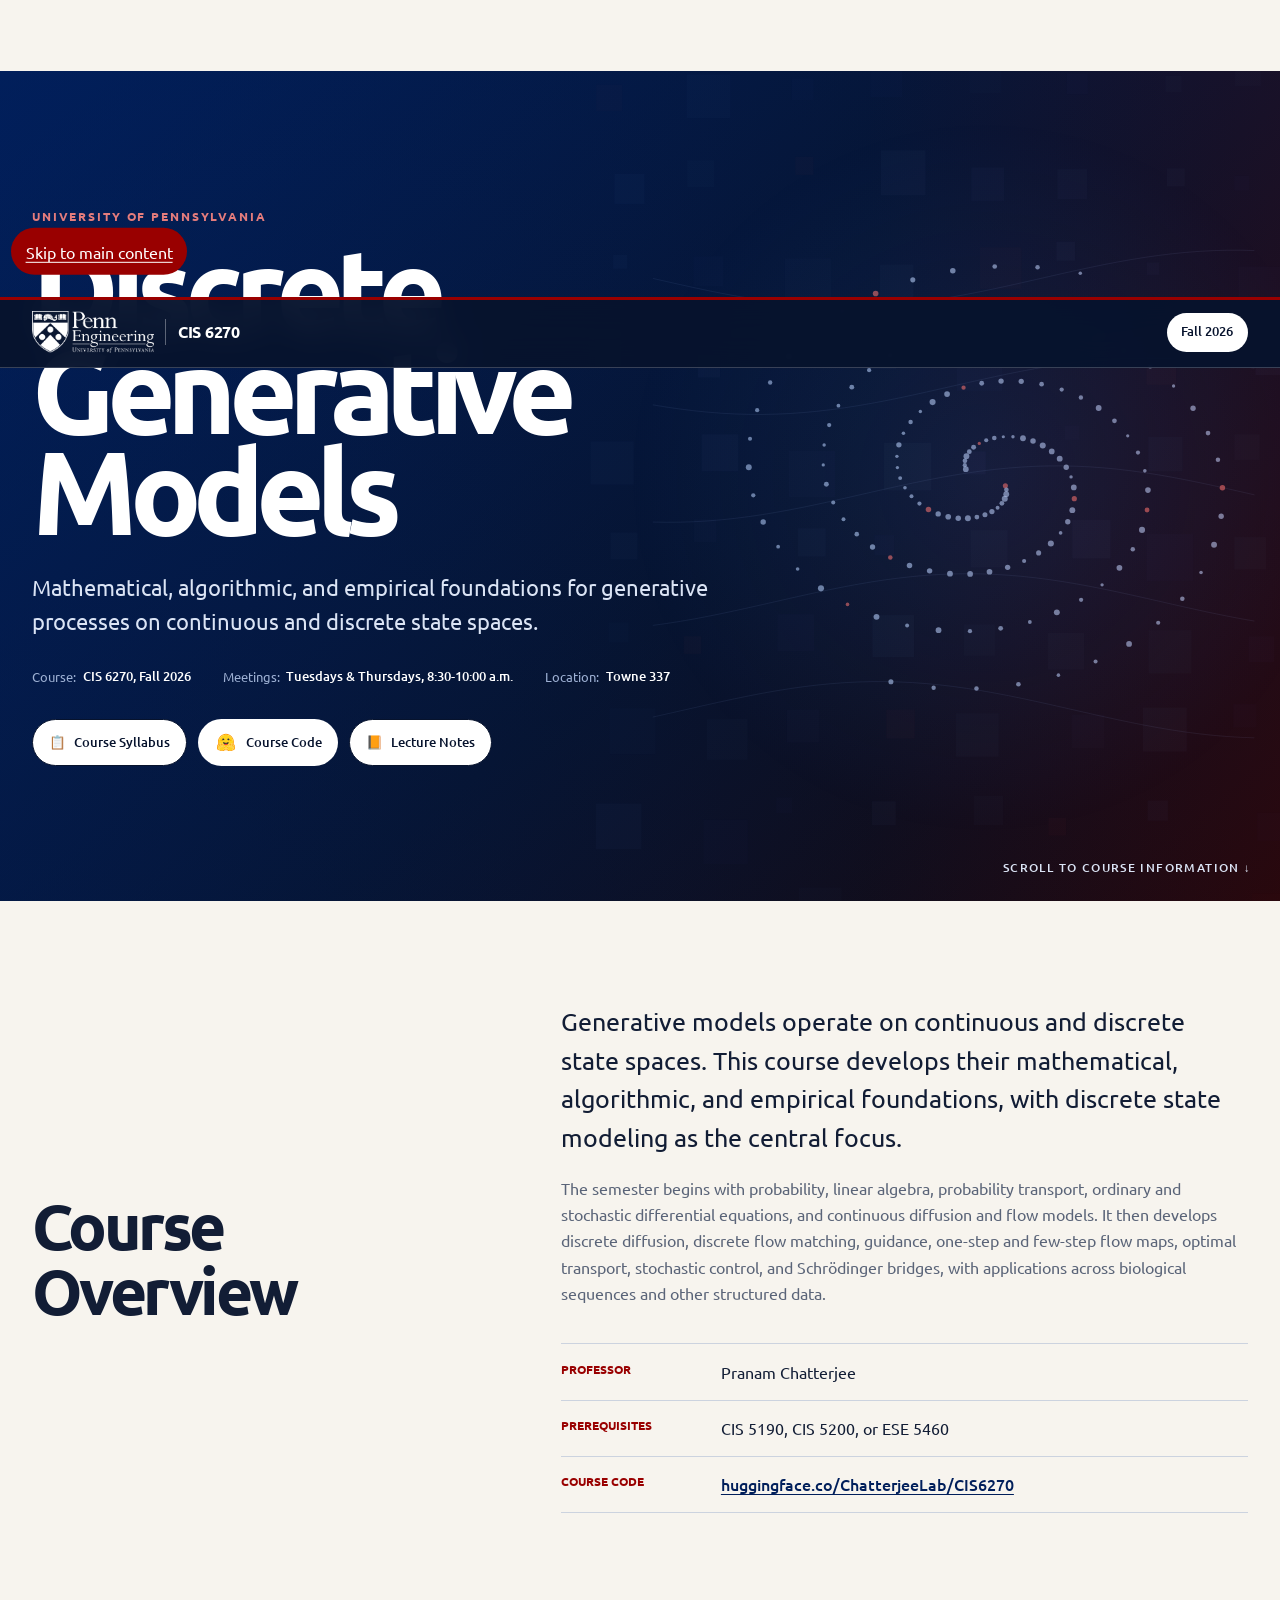
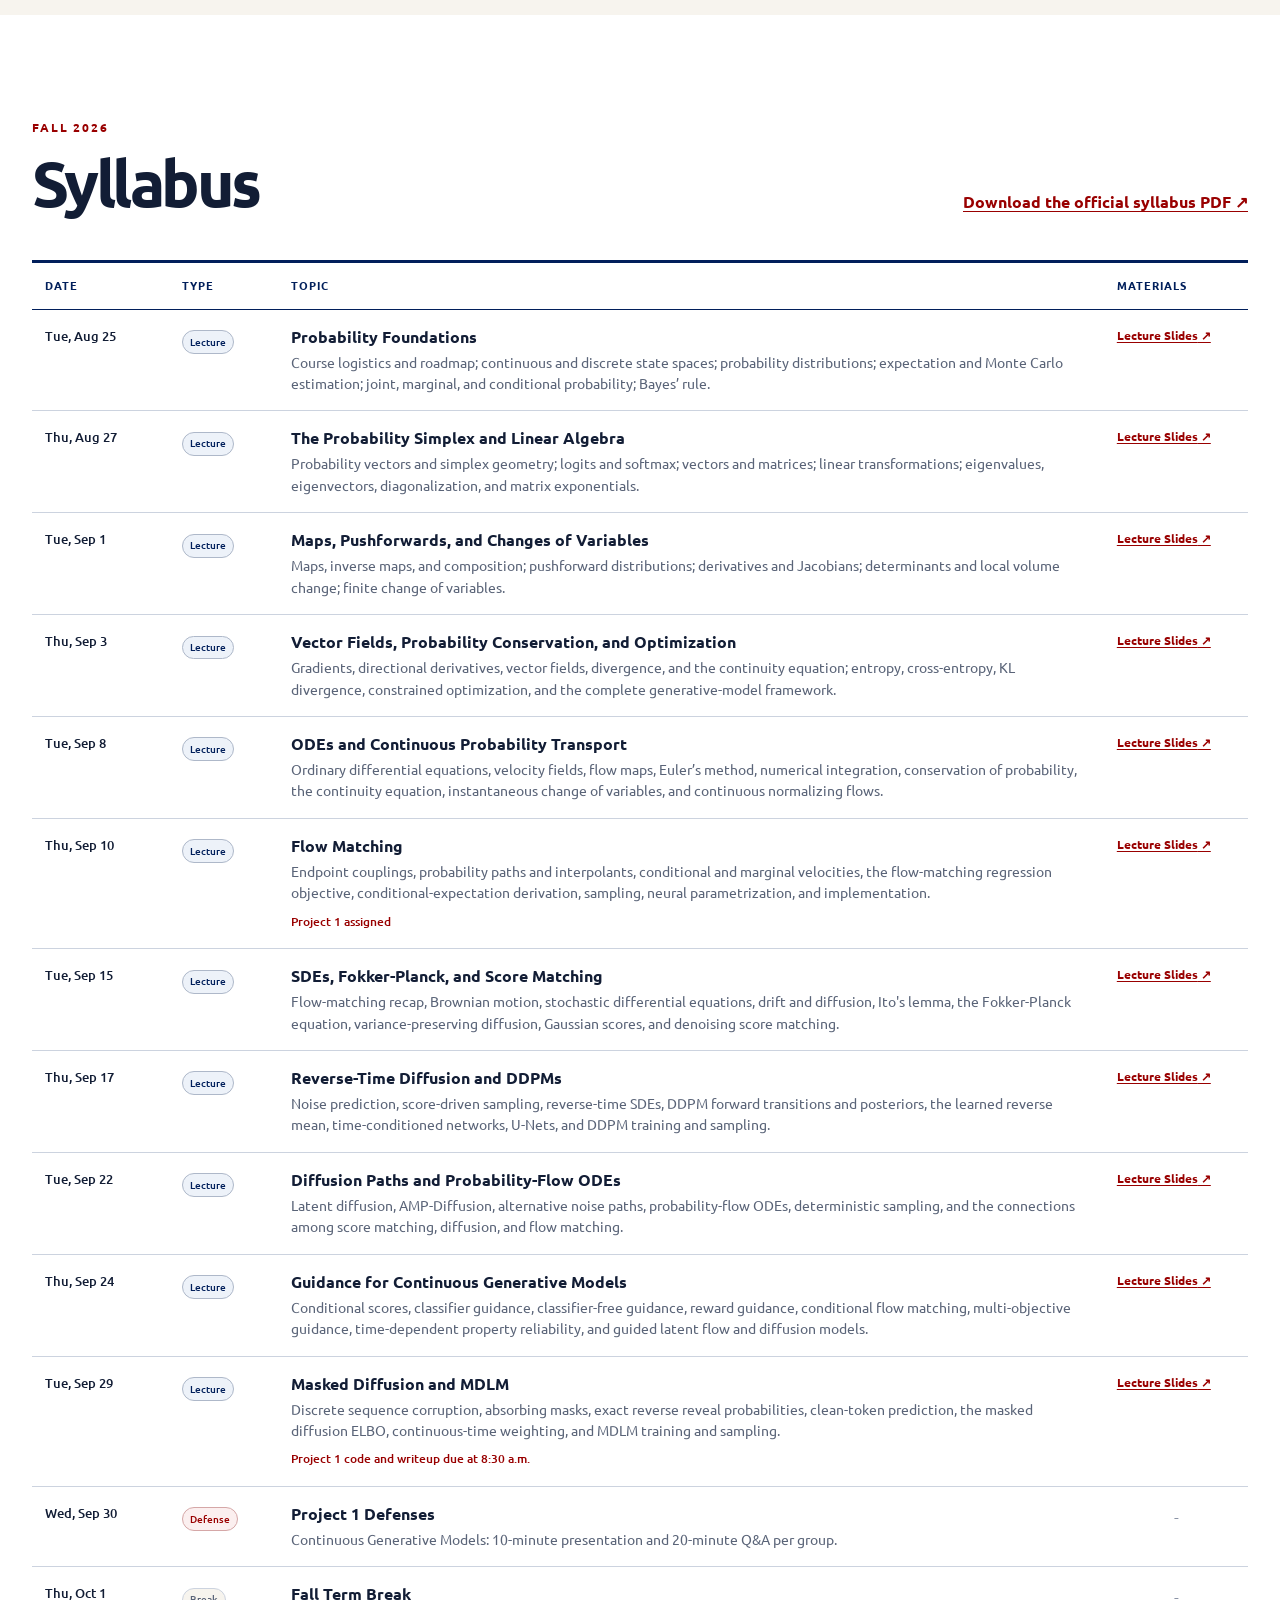
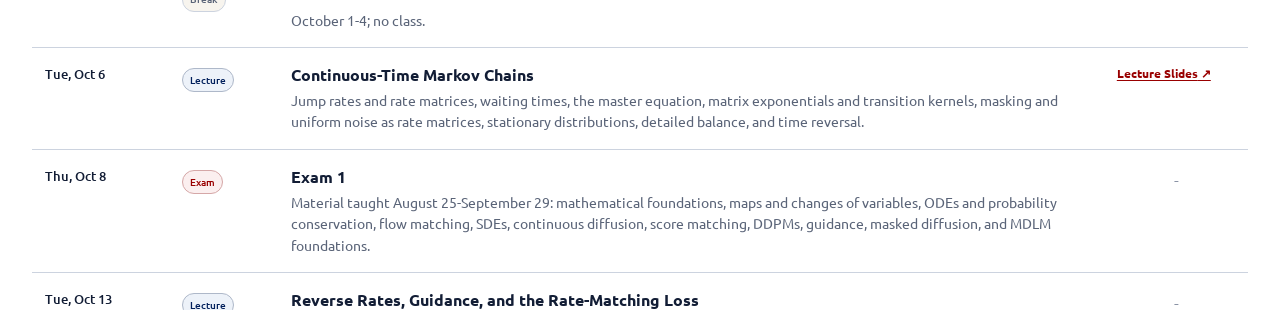
<file: syllabus.html>
<!doctype html>
<html lang="en">
<head>
  <meta charset="utf-8"><meta name="viewport" content="width=device-width, initial-scale=1">
  <meta http-equiv="refresh" content="0; url=index.html#overview"><link rel="canonical" href="index.html#overview">
  <meta name="description" content="Course information, grading, and policies for CIS 6270: Discrete Generative Models, Fall 2026.">
  <title>Course Info - CIS 6270</title>
  <link rel="icon" href="assets/favicon.svg" type="image/svg+xml">
  <link rel="preconnect" href="https://fonts.googleapis.com"><link rel="preconnect" href="https://fonts.gstatic.com" crossorigin>
  <link href="https://fonts.googleapis.com/css2?family=IBM+Plex+Mono:wght@400;500;600&amp;family=Space+Grotesk:wght@400;500;600;700&amp;display=swap" rel="stylesheet">
  <link rel="stylesheet" href="assets/css/styles.css"><script src="assets/js/course-data.js" defer></script><script src="assets/js/site.js" defer></script>
</head>
<body data-page="syllabus">
  <a class="skip-link" href="#main">Skip to main content</a>
  <header class="site-header"><div class="header-inner"><a class="wordmark" href="index.html" aria-label="CIS 6270 home"><span class="course-mark" aria-hidden="true">6270</span><span class="wordmark-text"><strong>CIS 6270</strong><span>Penn Engineering - CIS</span></span></a><button class="nav-toggle" type="button" data-nav-toggle aria-expanded="false" aria-controls="site-nav">Menu</button><nav class="site-nav" id="site-nav" data-site-nav aria-label="Primary navigation"><a href="index.html" data-nav-page="home">Home</a><a href="syllabus.html" data-nav-page="syllabus">Course Info</a><a href="schedule.html" data-nav-page="schedule">Syllabus</a><a href="assignments.html" data-nav-page="assignments">Assignments</a><a href="lectures.html" data-nav-page="lectures">Lectures</a><a href="staff.html" data-nav-page="staff">Staff</a><a href="resources.html" data-nav-page="resources">Resources</a><a class="nav-primary" href="https://canvas.upenn.edu/courses/1948454" target="_blank" rel="noopener noreferrer">Canvas<span class="sr-only"> (opens in a new tab)</span></a></nav></div></header>
  <main id="main">
    <section class="page-hero"><div class="container"><p class="eyebrow">Fall 2026</p><h1>Course information</h1><p>Course goals, assessment structure, expectations, and policies. For the complete official wording, use the downloadable syllabus.</p><div class="button-row"><a class="button button-primary" href="assets/docs/cis6270-syllabus-fall-2026.pdf" target="_blank" rel="noopener noreferrer">Download official PDF<span class="sr-only"> (opens in a new tab)</span></a><a class="button button-secondary" href="schedule.html">View syllabus</a></div></div></section>
    <section class="content-section"><div class="container narrow prose">
      <p class="lead">Generative models operate on continuous and discrete state spaces. This course develops their mathematical, algorithmic, and empirical foundations, with discrete state modeling as the central focus.</p>
      <div class="notice"><strong>Course logistics:</strong> Tuesdays and Thursdays, 8:30-10:00 a.m. in Towne 337. Fall 2026.</div>

      <h2>Course structure</h2>
      <p>The semester progresses from mathematical foundations and continuous probability transport through continuous diffusion, discrete diffusion, discrete flow matching, one-step and few-step flow maps, and finally optimal transport and Schrödinger bridges. Derivations are paired with worked numerical examples, implementations, empirical evaluation, and guidance procedures.</p>

      <h2>Learning objectives</h2>
      <ol>
        <li>Develop a rigorous understanding of probability, the simplex, continuous-time Markov chains, the master equation, and generative transport.</li>
        <li>Derive, analyze, and implement classical generative models, discrete diffusion, discrete flow matching, optimal transport, stochastic control, and discrete Schrödinger bridges.</li>
        <li>Apply these frameworks across biological sequences and structures, images, audio, natural language, code, graphs, point clouds, 3D molecular data, probability-simplex representations, and continuous latent representations.</li>
        <li>Translate mathematical specifications into implementations and evaluate them with benchmarks and ablations.</li>
        <li>Read current research and design, communicate, and defend novel discrete generative modeling strategies.</li>
      </ol>

      <h2>Prerequisites</h2>
      <p>Students must have completed <strong>CIS 5190</strong>, <strong>CIS 5200</strong>, or <strong>ESE 5460</strong>.</p>

      <h2>Course materials and communication</h2>
      <p>Original lecture notes by Professor Chatterjee cover the course.</p>
      <p>Announcements and official course communication are distributed through Canvas. Use Ed Discussion for public course questions and email the teaching team for individual matters.</p>

      <h2 id="grading">Grading</h2>
      <div class="grading-grid" aria-label="Grade breakdown">
        <div class="grade-card"><strong>10%</strong>Participation</div>
        <div class="grade-card"><strong>30%</strong>Two written exams</div>
        <div class="grade-card"><strong>60%</strong>Three group projects</div>
      </div>
      <p>There is no curve. Final percentages use the traditional scale described in the official syllabus. Grades are posted in Canvas.</p>

      <h3>Participation</h3>
      <p>Participation includes contributions to lecture derivations, algorithm-design sessions, and implementation examples. Students must arrive by 8:40 a.m. to be marked present; arrivals beginning at 8:41 a.m. count as absent. Each unexcused absence reduces the final grade by one point, or by 0.5 points when reported at least one week in advance.</p>

      <h3>Exams</h3>
      <p>Two closed-book written exams, worth 15% each, emphasize mathematical reasoning, proofs, derivations, stochastic-process analysis, and algorithm design. One reference sheet is allowed.</p>
      <ul>
        <li><strong>Exam 1:</strong> material taught August 25 through September 29, including mathematical foundations, flow matching, continuous diffusion and guidance, masked diffusion, and MDLM.</li>
        <li><strong>Exam 2:</strong> cumulative material taught August 25 through November 12, adding discrete diffusion, discrete flow matching, simplex and Gumbel-softmax flows, multi-objective guidance, and latent, discrete, expanding, and stochastic flow maps.</li>
      </ul>

      <h3>Group projects</h3>
      <ul>
        <li><strong>Project 1 - Continuous Generative Models (15%):</strong> a two-modality comparison of continuous flow matching and diffusion, including guided generation and an ablated methodological innovation transferred across modalities.</li>
        <li><strong>Project 2 - Discrete Generative Models Workshop (20%):</strong> a guided discrete generative model evaluated with appropriate baselines, quantitative measures, guidance-strength analyses, and controlled ablations in ICLR workshop format.</li>
        <li><strong>Final Project - ICML-Ready Paper (25%):</strong> an extension of Project 1, Project 2, or both into a coherent contribution supported by theory, baselines, ablations, multi-seed experiments, guidance analyses, and cross-setting validation.</li>
      </ul>
      <p>Every project concludes with a 30-minute group defense: a 10-minute presentation and 20 minutes of questions from the teaching team.</p>

      <h2>Practice problems</h2>
      <p>There are no graded problem sets. Ungraded practice problems with full solutions will be released throughout the semester.</p>

      <h2>Student support and accommodations</h2>
      <p>Students experiencing academic or personal difficulties are encouraged to contact Professor Chatterjee or attend office hours. The Weingarten Center provides academic support and coordinates disability accommodations. Student Health and Counseling provides physical and mental-health support, including 24/7 assistance at 215-898-7021.</p>
      <p>Request disability or medical accommodations through the Weingarten Center as early as possible. Absences are accommodated with the appropriate documentation for incapacitating illness or injury, personal emergencies, religious observances, University athletic obligations, and required court or legal appearances.</p>

      <h2>Academic integrity</h2>
      <p>Students are expected to uphold Penn’s Code of Academic Integrity, including its standards for honesty, attribution, collaboration, and responsible conduct. Ask the teaching team whenever expectations for an assignment, exam, or group project are unclear.</p>

      <div class="notice"><strong>Official policy:</strong> This web page is a student-friendly summary. The <a href="assets/docs/cis6270-syllabus-fall-2026.pdf" target="_blank" rel="noopener noreferrer">official syllabus PDF<span class="sr-only"> (opens in a new tab)</span></a> and Canvas control if any wording differs.</div>
    </div></section>
  </main>
  <footer class="site-footer"><div class="container footer-grid"><div><strong>CIS 6270 - Discrete Generative Models</strong><p>Fall 2026 - University of Pennsylvania. Canvas is the source of truth for announcements, submissions, grades, and restricted course materials.</p></div><p><a href="archive.html">Semester archive</a> - Updated September 14, 2026</p></div></footer>
</body>
</html>
</file>
<file: assets/css/styles.css>
:root {
  --penn-blue: #011f5b;
  --penn-blue-deep: #07132d;
  --penn-red: #990000;
  --penn-red-bright: #bd3030;
  --paper: #f7f4ee;
  --white: #ffffff;
  --ink: #121d35;
  --muted: #5a6478;
  --line: #ccd3df;
  --line-dark: rgb(255 255 255 / 0.2);
  --soft-blue: #edf2f9;
  --max-width: 76rem;
  --font: "Ubuntu", -apple-system, BlinkMacSystemFont, "Segoe UI", sans-serif;
}

*, *::before, *::after { box-sizing: border-box; }
html { color-scheme: light; scroll-behavior: smooth; }
body {
  margin: 0;
  color: var(--ink);
  background: var(--paper);
  font-family: var(--font);
  font-size: 1rem;
  line-height: 1.65;
  text-rendering: optimizeLegibility;
}
a { color: var(--penn-blue); text-decoration-thickness: 0.08em; text-underline-offset: 0.2em; }
a:hover { color: var(--penn-red); }
h1, h2, h3 { margin: 0; font-weight: 700; line-height: 1.02; text-wrap: balance; }
h2 { font-size: clamp(2.1rem, 5vw, 4.5rem); letter-spacing: -0.055em; }
p { margin: 0 0 1.1rem; }
:focus-visible { outline: 3px solid var(--penn-red-bright); outline-offset: 4px; }

.sr-only {
  position: absolute;
  width: 1px;
  height: 1px;
  padding: 0;
  margin: -1px;
  overflow: hidden;
  clip: rect(0, 0, 0, 0);
  white-space: nowrap;
  border: 0;
}
.skip-link {
  position: fixed;
  z-index: 1200;
  top: 0.7rem;
  left: 0.7rem;
  padding: 0.65rem 0.9rem;
  transform: translateY(-170%);
  border-radius: 999px;
  color: var(--white);
  background: var(--penn-red);
}
.skip-link:focus { transform: translateY(0); }
.container { width: min(var(--max-width), calc(100% - 2.5rem)); margin-inline: auto; }
section { scroll-margin-top: 4.4rem; }

.site-header {
  position: sticky;
  z-index: 1000;
  top: 0;
  color: var(--white);
  background: rgb(7 19 45 / 0.96);
  border-bottom: 1px solid var(--line-dark);
  backdrop-filter: blur(16px);
}
.site-header::before {
  position: absolute;
  top: 0;
  right: 0;
  left: 0;
  height: 3px;
  content: "";
  background: var(--penn-red);
}
.header-inner {
  display: flex;
  width: min(var(--max-width), calc(100% - 2.5rem));
  min-height: 4.4rem;
  margin-inline: auto;
  align-items: center;
  justify-content: space-between;
  gap: 1rem;
}
.wordmark {
  display: inline-flex;
  align-items: center;
  gap: 0.72rem;
  color: var(--white);
  font-weight: 700;
  letter-spacing: -0.02em;
  text-decoration: none;
}
.wordmark:hover { color: var(--white); }
.penn-engineering-logo { display: block; width: 7.6rem; height: auto; }
.course-wordmark { padding-left: 0.75rem; border-left: 1px solid rgb(255 255 255 / 0.34); }
.term-nav { display: flex; align-items: center; gap: 0.5rem; }
.term-nav a {
  padding: 0.48rem 0.86rem;
  border: 1px solid rgb(255 255 255 / 0.66);
  border-radius: 999px;
  color: var(--white);
  font-size: 0.82rem;
  font-weight: 500;
  text-decoration: none;
}
.term-nav a:hover, .term-nav a[aria-current="page"] { color: var(--penn-blue-deep); background: var(--white); }

.hero {
  position: relative;
  display: grid;
  min-height: calc(100svh - 4.4rem);
  overflow: hidden;
  align-items: center;
  color: var(--white);
  background: linear-gradient(140deg, var(--penn-blue) 0%, var(--penn-blue-deep) 58%, #19090f 100%);
  isolation: isolate;
}
.hero-animation { position: absolute; z-index: -3; inset: 0; width: 100%; height: 100%; }
.hero-wash {
  position: absolute;
  z-index: -2;
  inset: 0;
  background: linear-gradient(90deg, rgb(1 31 91 / 0.38) 0%, rgb(7 19 45 / 0.08) 68%, rgb(153 0 0 / 0.12) 100%);
  pointer-events: none;
}
.hero-content { padding-block: clamp(3.8rem, 7vw, 6rem); }
.eyebrow {
  margin-bottom: 0.8rem;
  color: var(--penn-red);
  font-size: 0.73rem;
  font-weight: 700;
  letter-spacing: 0.16em;
  text-transform: uppercase;
}
.hero .eyebrow { color: #e47c7c; }
.hero h1 {
  max-width: 57rem;
  margin: 0;
  font-size: clamp(3.8rem, 9.2vw, 8.2rem);
  line-height: 0.86;
  letter-spacing: -0.072em;
}
.hero-lede {
  max-width: 47rem;
  margin: 1.8rem 0 1.7rem;
  color: #dbe4f5;
  font-size: clamp(1.02rem, 2.2vw, 1.35rem);
  line-height: 1.55;
}
.hero-facts {
  display: flex;
  max-width: 60rem;
  margin: 0 0 2rem;
  flex-wrap: wrap;
  gap: 0.9rem 2rem;
}
.hero-facts div { display: flex; gap: 0.42rem; }
.hero-facts dt { color: #9eb1d4; font-size: 0.82rem; }
.hero-facts dt::after { content: ":"; }
.hero-facts dd { margin: 0; font-size: 0.82rem; font-weight: 500; }
.button {
  display: inline-flex;
  min-height: 2.9rem;
  padding: 0.65rem 1rem;
  align-items: center;
  justify-content: center;
  border: 1px solid currentColor;
  border-radius: 999px;
  font-size: 0.84rem;
  font-weight: 500;
  text-decoration: none;
}
.button-light { color: var(--penn-blue-deep); background: var(--white); }
.button-light:hover { color: var(--white); border-color: var(--penn-red-bright); background: var(--penn-red-bright); }
.hero-icon-button { gap: 0.5rem; }
.hero-actions { display: flex; flex-wrap: wrap; align-items: center; gap: 0.7rem; }
.hf-button {
  display: inline-flex;
  min-height: 2.9rem;
  padding: 0.55rem 0.9rem;
  align-items: center;
  gap: 0.5rem;
  border: 1px solid rgb(255 255 255 / 0.72);
  border-radius: 999px;
  color: var(--penn-blue-deep);
  background: var(--white);
  font-size: 0.84rem;
  font-weight: 500;
  text-decoration: none;
  transition: transform 160ms ease, border-color 160ms ease, background-color 160ms ease;
}
.hf-button:hover { transform: translateY(-2px); border-color: #ffcc4d; color: var(--penn-blue-deep); background: #ffecb5; }
.hf-logo { width: 1.55rem; height: 1.55rem; flex: 0 0 auto; }
.scroll-cue {
  position: absolute;
  right: 1.8rem;
  bottom: 1.5rem;
  color: #dbe4f5;
  font-size: 0.72rem;
  font-weight: 500;
  letter-spacing: 0.12em;
  text-decoration: none;
  text-transform: uppercase;
}
.scroll-cue:hover { color: var(--white); }

.section { padding: clamp(4.5rem, 8vw, 7.6rem) 0; }
.section-paper { background: var(--paper); }
.section-white { background: var(--white); }
.content-grid, .section-heading, .links-inner {
  display: grid;
  grid-template-columns: minmax(15rem, 0.78fr) minmax(20rem, 1.22fr);
  gap: clamp(2rem, 7vw, 6rem);
  align-items: start;
}
.section-intro { position: sticky; top: 7rem; }
#overview .section-intro { position: static; align-self: center; }
.section-heading { margin-bottom: 2.8rem; }
.section-heading > div:last-child > p, .section-heading > p, .compact-heading > p { color: var(--muted); }
.section-heading .text-link { margin-top: 0.35rem; }
.syllabus-download { align-self: end; justify-self: end; }
.prose { max-width: 48rem; }
.prose p { color: var(--muted); }
.prose .lead { color: var(--ink); font-size: clamp(1.2rem, 2.5vw, 1.55rem); line-height: 1.55; }
.fact-list { margin: 2.3rem 0 0; border-top: 1px solid var(--line); }
.fact-list div {
  display: grid;
  padding: 0.9rem 0;
  border-bottom: 1px solid var(--line);
  grid-template-columns: 9rem 1fr;
  gap: 1rem;
}
.fact-list dt { color: var(--penn-red); font-size: 0.76rem; font-weight: 700; text-transform: uppercase; }
.fact-list dd { margin: 0; }
.fact-list a { color: var(--penn-blue); font-weight: 500; overflow-wrap: anywhere; }
.text-link { display: inline-block; color: var(--penn-red); font-weight: 700; }

.table-shell { border-top: 3px solid var(--penn-blue); }
.schedule-table { width: 100%; border-collapse: collapse; text-align: left; }
.schedule-table th {
  padding: 0.85rem 0.8rem;
  border-bottom: 1px solid var(--penn-blue);
  color: var(--penn-blue);
  font-size: 0.7rem;
  font-weight: 700;
  letter-spacing: 0.09em;
  text-transform: uppercase;
}
.schedule-table td { padding: 1rem 0.8rem; border-bottom: 1px solid var(--line); vertical-align: top; }
.schedule-table td:first-child { width: 8.6rem; font-size: 0.8rem; font-weight: 500; white-space: nowrap; }
.schedule-table td:nth-child(2) { width: 6.8rem; }
.schedule-table td:nth-child(3) strong, .schedule-table td:nth-child(3) span, .schedule-table td:nth-child(3) em { display: block; }
.schedule-table td:nth-child(3) strong { line-height: 1.35; }
.schedule-table td:nth-child(3) span { margin-top: 0.28rem; color: var(--muted); font-size: 0.88rem; line-height: 1.52; }
.schedule-table tr.is-next { background: linear-gradient(90deg, rgb(1 31 91 / 0.08), transparent 76%); }
.next-marker {
  display: inline-block;
  margin: 0 0.42rem 0.22rem 0;
  padding: 0.1rem 0.38rem;
  border-radius: 999px;
  color: var(--white);
  background: var(--penn-red);
  font-size: 0.55rem;
  letter-spacing: 0.07em;
  text-transform: uppercase;
}
.type-pill {
  display: inline-block;
  padding: 0.16rem 0.44rem;
  border: 1px solid #aeb8c9;
  border-radius: 999px;
  color: var(--penn-blue);
  background: var(--soft-blue);
  font-size: 0.64rem;
  font-weight: 500;
  text-transform: capitalize;
}
.type-exam, .type-defense { color: var(--penn-red); border-color: #d5a7a7; background: #fbefef; }
.type-break { color: var(--muted); border-color: var(--line); background: var(--paper); }
.type-review { color: #365174; }
.schedule-milestone { margin-top: 0.5rem; color: var(--penn-red); font-size: 0.78rem; font-style: normal; font-weight: 500; }
.materials-cell { width: 9rem; }
.materials-cell > .muted { display: block; text-align: center; }
.material-note { display: block; margin-bottom: 0.35rem; color: var(--muted); font-size: 0.62rem; font-weight: 700; letter-spacing: 0.02em; line-height: 1.35; }
.mini-link { display: block; margin-bottom: 0.25rem; color: var(--penn-red); font-size: 0.75rem; font-weight: 700; }
.muted { color: #8a93a5; }

.compact-heading { align-items: end; }
.project-list {
  border-top: 3px solid var(--penn-blue);
}
.project-item {
  display: grid;
  padding: 1.4rem 0;
  border-bottom: 1px solid var(--line);
  grid-template-columns: minmax(14rem, 0.8fr) minmax(0, 1.4fr);
  gap: 2rem;
}
.project-heading, .project-details { min-width: 0; }
.project-weight { margin: 0 0 0.35rem; color: var(--penn-red); font-size: 1.7rem; font-weight: 700; line-height: 1; }
.project-heading h3 { margin: 0; font-size: 1.18rem; }
.project-status { margin: 0.45rem 0 0; color: var(--muted); font-size: 0.74rem; font-weight: 500; text-transform: uppercase; }
.project-details > p { margin: 0 0 1rem; color: var(--muted); }
.project-details dl { display: flex; margin: 0 0 0.9rem; flex-wrap: wrap; gap: 0.8rem 2rem; }
.project-details dt { color: var(--muted); font-size: 0.68rem; text-transform: uppercase; }
.project-details dd { margin: 0.1rem 0 0; font-size: 0.84rem; font-weight: 500; }
.project-details .text-link { color: var(--penn-red); font-size: 0.82rem; font-weight: 700; }
.project-links { display: flex; flex-wrap: wrap; gap: 0.45rem 1.1rem; }
.exam-link-groups { display: grid; gap: 0.55rem; }
.exam-link-row { display: flex; align-items: baseline; flex-wrap: wrap; gap: 0.35rem 1rem; }
.exam-link-label { flex: 0 0 4.8rem; color: var(--ink); font-size: 0.82rem; }
.exam-link-row .project-links { flex: 1 1 12rem; }

.staff-list { display: grid; border-top: 3px solid var(--penn-blue); grid-template-columns: repeat(2, minmax(0, 1fr)); }
#staff .section-heading { grid-template-columns: minmax(0, 1fr) auto; }
#staff-heading { white-space: nowrap; }
.lab-link {
  display: inline-flex;
  min-height: 3rem;
  padding: 0.35rem 0.75rem 0.35rem 0.35rem;
  align-items: center;
  justify-self: end;
  gap: 0.55rem;
  border: 1px solid var(--line);
  color: var(--penn-red);
  background: var(--white);
  font-size: 0.82rem;
  font-weight: 700;
  text-decoration: none;
  transition: border-color 160ms ease, color 160ms ease, transform 160ms ease;
}
.lab-link:hover { transform: translateY(-2px); border-color: var(--penn-red); color: var(--penn-red); }
.lab-link img { width: 2.3rem; height: 2.3rem; object-fit: contain; }
.staff-person {
  display: grid;
  min-width: 0;
  padding: 1.35rem 1.35rem 1.35rem 0;
  grid-template-columns: clamp(7.5rem, 12vw, 10rem) minmax(0, 1fr);
  align-items: start;
  gap: 1.15rem;
}
.staff-person:nth-child(even) { padding-right: 0; padding-left: 1.35rem; border-left: 1px solid var(--line); }
.staff-person:nth-child(n + 3) { border-top: 1px solid var(--line); }
.staff-photo { display: block; width: 100%; height: auto; aspect-ratio: 1; object-fit: cover; background: var(--soft-blue); }
.staff-details { min-width: 0; }
.staff-person .role { margin: 0 0 0.45rem; color: var(--penn-red); font-size: 0.72rem; font-weight: 700; letter-spacing: 0.08em; text-transform: uppercase; }
.staff-person h3 { margin: 0 0 0.4rem; font-size: 1.25rem; letter-spacing: -0.025em; }
.staff-person .affiliation { color: var(--muted); font-size: 0.86rem; white-space: pre-line; }
.staff-person dl { margin: 1rem 0 0; }
.staff-person dl div + div { margin-top: 0.75rem; }
.staff-person dt { color: var(--muted); font-size: 0.7rem; text-transform: uppercase; }
.staff-person dd { margin: 0.08rem 0 0; overflow-wrap: anywhere; font-size: 0.84rem; font-weight: 500; }

.course-links { padding: 3.6rem 0; color: var(--white); background: var(--penn-blue); }
.course-links h2 { font-size: clamp(2rem, 4vw, 3.2rem); }
.course-links .eyebrow { color: #e47c7c; }
.course-links p { margin: 0; color: #dce5f6; }
.course-links a { color: var(--white); font-weight: 700; }
.course-links a:hover { color: #ffadad; }
.site-footer { padding: 2rem 0; color: #bac8e1; background: var(--penn-blue-deep); }
.footer-inner { display: flex; align-items: end; justify-content: space-between; gap: 2rem; }
.site-footer p { margin: 0; font-size: 0.76rem; }
.site-footer strong { color: var(--white); font-size: 0.9rem; }

@media (max-width: 64rem) {
  .content-grid, .section-heading, .links-inner { grid-template-columns: 1fr; gap: 1.4rem; }
  .section-intro { position: static; }
  .syllabus-download { justify-self: start; }
  #staff .section-heading { grid-template-columns: 1fr; }
  #staff-heading { white-space: normal; }
  .lab-link { justify-self: start; }
  .staff-person { grid-template-columns: 7rem minmax(0, 1fr); }
}

@media (max-width: 48rem) {
  .container, .header-inner { width: min(100% - 1.5rem, var(--max-width)); }
  .hero { min-height: calc(100svh - 4.4rem); }
  .hero-content { padding-block: 4.2rem 5.6rem; }
  .hero h1 { font-size: clamp(3.65rem, 18vw, 6rem); }
  .hero-facts { display: grid; gap: 0.35rem; }
  .scroll-cue { display: none; }
  .section { padding: 4rem 0; }
  .project-item { grid-template-columns: 1fr; gap: 0.9rem; }
  .staff-list { grid-template-columns: 1fr; }
  .staff-person, .staff-person:nth-child(even) { padding: 1.2rem 0; border-top: 1px solid var(--line); border-left: 0; }
  .staff-person:first-child { border-top: 0; }
  .table-shell { border-top: 0; }
  .schedule-table, .schedule-table tbody, .schedule-table tr, .schedule-table td { display: block; width: 100%; }
  .schedule-table thead { position: absolute; width: 1px; height: 1px; overflow: hidden; clip: rect(0, 0, 0, 0); }
  .schedule-table tr { margin-bottom: 0.85rem; padding: 1rem; border-top: 3px solid var(--penn-blue); background: var(--paper); }
  .schedule-table tr.is-next { border-top-color: var(--penn-red); background: var(--soft-blue); }
  .schedule-table td, .schedule-table td:first-child, .schedule-table td:nth-child(2), .materials-cell {
    width: 100%;
    padding: 0.28rem 0 0.28rem 5.8rem;
    border: 0;
    white-space: normal;
  }
  .schedule-table td::before {
    position: absolute;
    margin-left: -5.8rem;
    color: var(--muted);
    content: attr(data-label);
    font-size: 0.65rem;
    font-weight: 700;
    letter-spacing: 0.08em;
    text-transform: uppercase;
  }
  .mini-link { display: inline-block; margin-right: 0.8rem; }
  .materials-cell > .muted { text-align: left; }
  .footer-inner { align-items: start; flex-direction: column; gap: 1rem; }
}

@media (max-width: 23rem) {
  .wordmark { gap: 0.5rem; font-size: 0.9rem; }
  .penn-engineering-logo { width: 6.1rem; }
  .course-wordmark { display: none; }
  .term-nav a { padding-inline: 0.65rem; font-size: 0.76rem; }
  .hero h1 { font-size: 3.35rem; }
}

@media (prefers-reduced-motion: reduce) {
  html { scroll-behavior: auto; }
}

@media print {
  .site-header, .hero-animation, .hero-wash, .scroll-cue, .button, .course-links, .site-footer { display: none !important; }
  .hero { min-height: 0; color: #000; background: #fff; }
  .hero-content, .section { padding: 1rem 0; }
  .hero h1 { font-size: 40pt; }
  .hero .eyebrow, .hero-lede, .hero-facts dt, .hero-facts dd { color: #000; }
  .container { width: 100%; }
  .schedule-table td, .schedule-table th { padding: 0.4rem; color: #000; }
}
</file>
